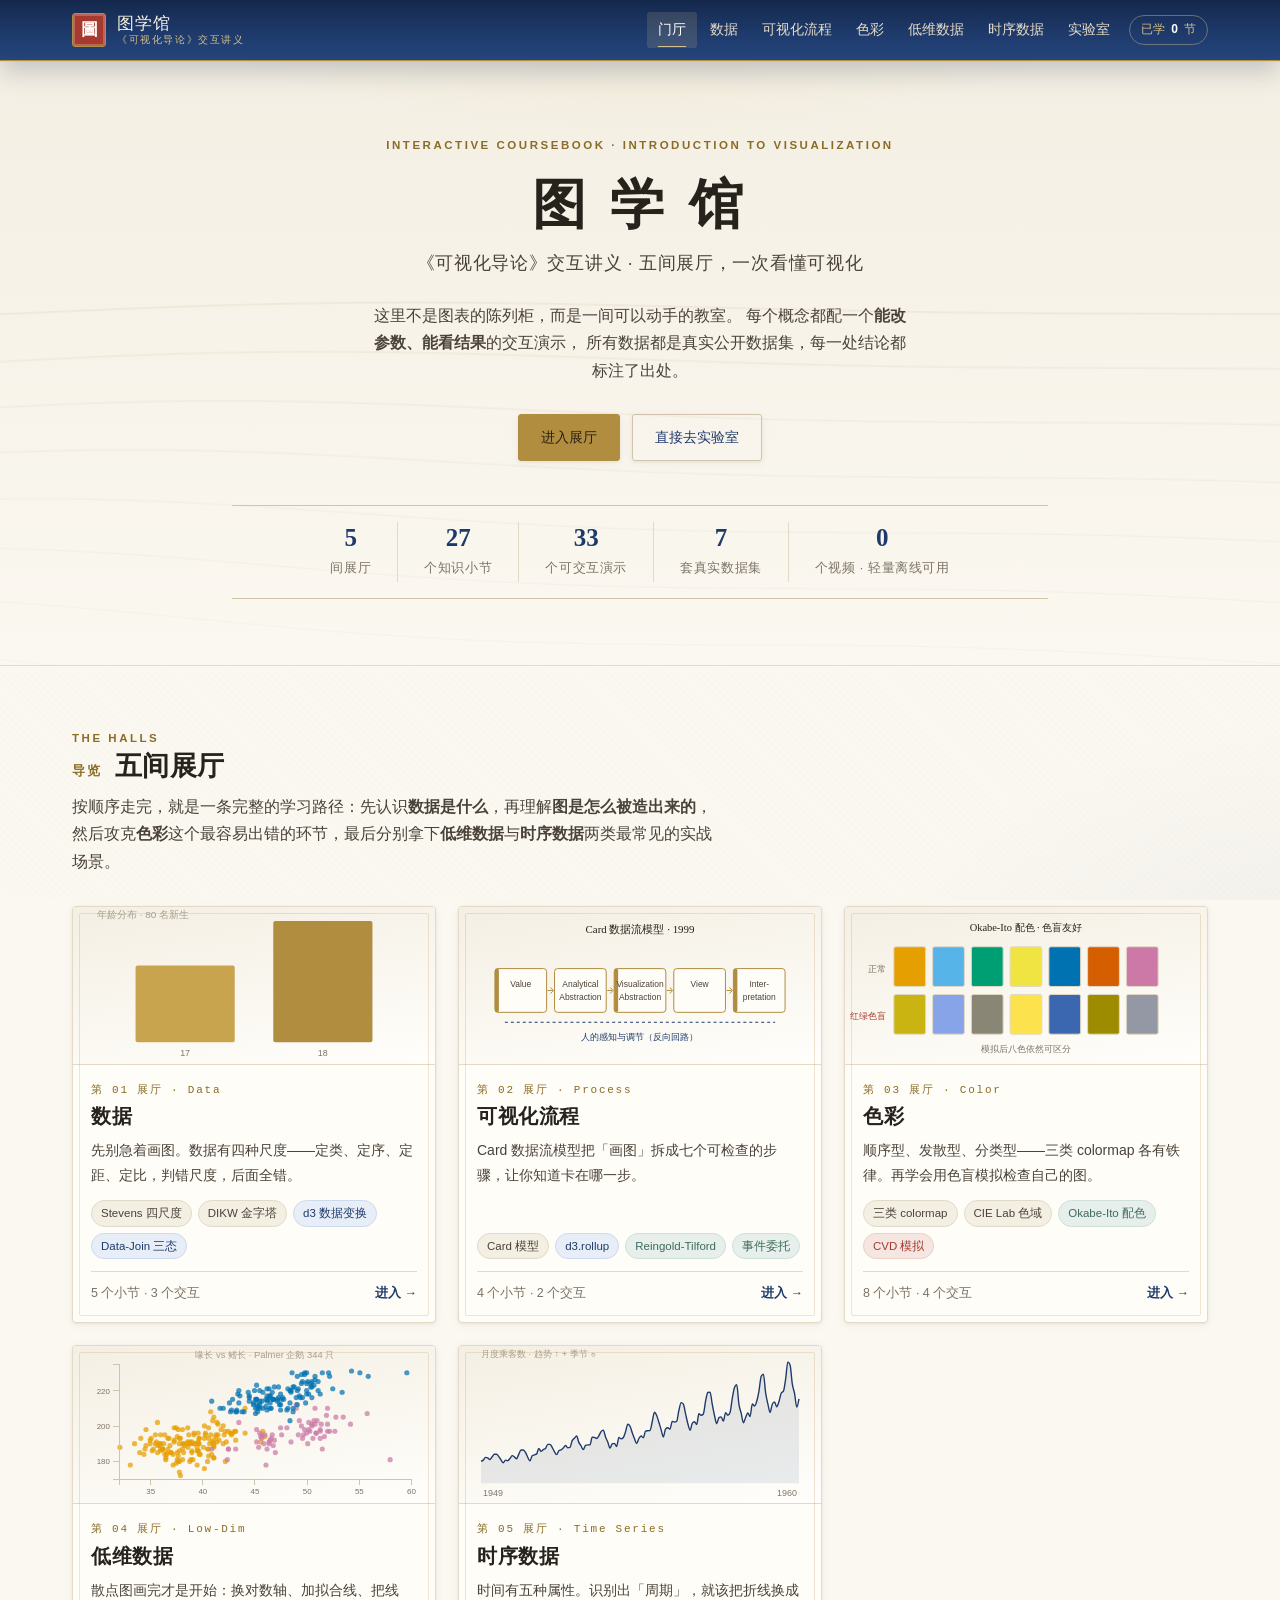
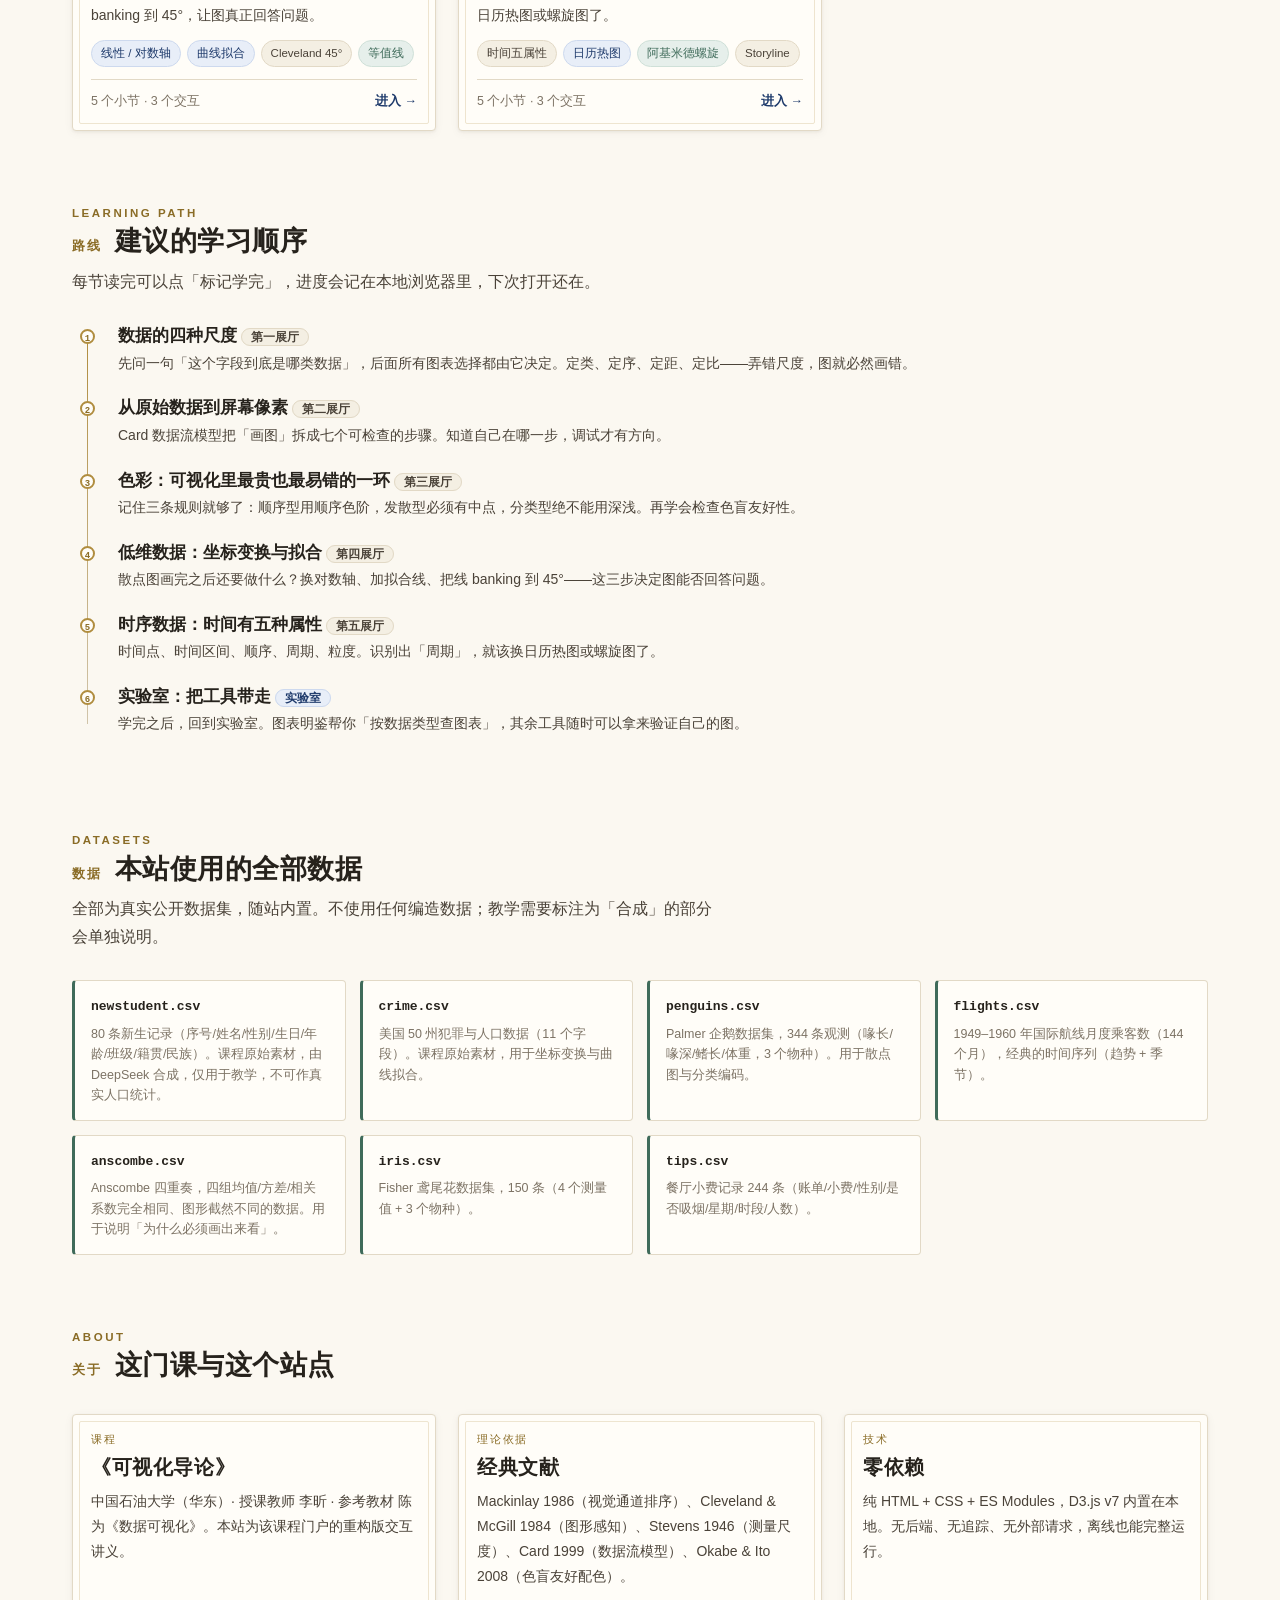
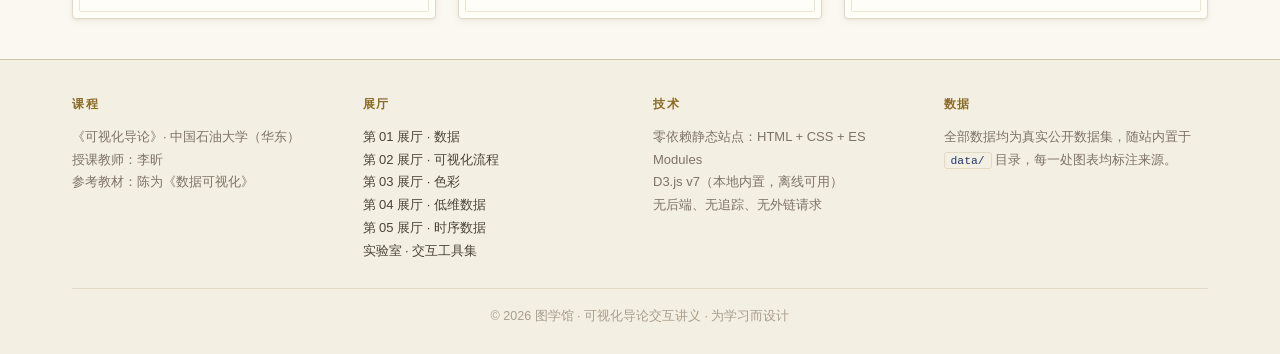
<file: index.html>
<!DOCTYPE html>
<html lang="zh-CN">
<head>
<meta charset="UTF-8">
<meta name="viewport" content="width=device-width, initial-scale=1.0">
<title>图学馆 · 《可视化导论》交互讲义</title>
<meta name="description" content="《可视化导论》交互讲义：五间展厅 + 可视化实验室，用真实数据讲清可视化的原理、色彩与实践。">
<link rel="stylesheet" href="assets/css/gallery.css">
</head>
<body>

<!-- ══════════ 门厅 ══════════ -->
<header class="hero">
  <canvas id="heroCanvas"></canvas>
  <div class="hero-inner">
    <p class="eyebrow">Interactive Coursebook · Introduction to Visualization</p>
    <h1>图 学 馆</h1>
    <p class="sub">《可视化导论》交互讲义 · 五间展厅，一次看懂可视化</p>
    <p class="desc">
      这里不是图表的陈列柜，而是一间可以动手的教室。
      每个概念都配一个<strong>能改参数、能看结果</strong>的交互演示，
      所有数据都是真实公开数据集，每一处结论都标注了出处。
    </p>
    <div class="hero-cta">
      <a class="btn gold" href="#halls">进入展厅</a>
      <a class="btn ghost" href="lab.html">直接去实验室</a>
    </div>
    <div class="hero-stats">
      <div class="hero-stat"><b>5</b><span>间展厅</span></div>
      <div class="hero-stat"><b>27</b><span>个知识小节</span></div>
      <div class="hero-strip" style="display:none"></div>
      <div class="hero-stat"><b>33</b><span>个可交互演示</span></div>
      <div class="hero-stat"><b>7</b><span>套真实数据集</span></div>
      <div class="hero-stat"><b>0</b><span>个视频 · 轻量离线可用</span></div>
    </div>
  </div>
</header>

<!-- ══════════ 展厅导览 ══════════ -->
<section id="halls" class="section">
  <div class="wrap">
    <div class="section-head rv">
      <p class="eyebrow">The Halls</p>
      <h2><span class="num">导览</span>五间展厅</h2>
      <p class="lead">
        按顺序走完，就是一条完整的学习路径：先认识<strong>数据是什么</strong>，再理解<strong>图是怎么被造出来的</strong>，
        然后攻克<strong>色彩</strong>这个最容易出错的环节，最后分别拿下<strong>低维数据</strong>与<strong>时序数据</strong>两类最常见的实战场景。
      </p>
    </div>
    <div class="halls" id="hallGrid"><!-- JS 渲染 --></div>
  </div>
</section>

<!-- ══════════ 学习路径 ══════════ -->
<section class="section">
  <div class="wrap">
    <div class="section-head rv">
      <p class="eyebrow">Learning Path</p>
      <h2><span class="num">路线</span>建议的学习顺序</h2>
      <p class="lead">每节读完可以点「标记学完」，进度会记在本地浏览器里，下次打开还在。</p>
    </div>
    <ol class="path rv">
      <li><span class="dot">1</span>
        <h4>数据的四种尺度 <span class="tag">第一展厅</span></h4>
        <p>先问一句「这个字段到底是哪类数据」，后面所有图表选择都由它决定。定类、定序、定距、定比——弄错尺度，图就必然画错。</p>
      </li>
      <li><span class="dot">2</span>
        <h4>从原始数据到屏幕像素 <span class="tag">第二展厅</span></h4>
        <p>Card 数据流模型把「画图」拆成七个可检查的步骤。知道自己在哪一步，调试才有方向。</p>
      </li>
      <li><span class="dot">3</span>
        <h4>色彩：可视化里最贵也最易错的一环 <span class="tag">第三展厅</span></h4>
        <p>记住三条规则就够了：顺序型用顺序色阶，发散型必须有中点，分类型绝不能用深浅。再学会检查色盲友好性。</p>
      </li>
      <li><span class="dot">4</span>
        <h4>低维数据：坐标变换与拟合 <span class="tag">第四展厅</span></h4>
        <p>散点图画完之后还要做什么？换对数轴、加拟合线、把线 banking 到 45°——这三步决定图能否回答问题。</p>
      </li>
      <li><span class="dot">5</span>
        <h4>时序数据：时间有五种属性 <span class="tag">第五展厅</span></h4>
        <p>时间点、时间区间、顺序、周期、粒度。识别出「周期」，就该换日历热图或螺旋图了。</p>
      </li>
      <li><span class="dot">6</span>
        <h4>实验室：把工具带走 <span class="tag cobalt">实验室</span></h4>
        <p>学完之后，回到实验室。图表明鉴帮你「按数据类型查图表」，其余工具随时可以拿来验证自己的图。</p>
      </li>
    </ol>
  </div>
</section>

<!-- ══════════ 数据来源 ══════════ -->
<section class="section">
  <div class="wrap">
    <div class="section-head rv">
      <p class="eyebrow">Datasets</p>
      <h2><span class="num">数据</span>本站使用的全部数据</h2>
      <p class="lead">全部为真实公开数据集，随站内置。不使用任何编造数据；教学需要标注为「合成」的部分会单独说明。</p>
    </div>
    <div class="dsrc rv">
      <div class="d"><h5>newstudent.csv</h5><p>80 条新生记录（序号/姓名/性别/生日/年龄/班级/籍贯/民族）。课程原始素材，由 DeepSeek 合成，仅用于教学，不可作真实人口统计。</p></div>
      <div class="d"><h5>crime.csv</h5><p>美国 50 州犯罪与人口数据（11 个字段）。课程原始素材，用于坐标变换与曲线拟合。</p></div>
      <div class="d"><h5>penguins.csv</h5><p>Palmer 企鹅数据集，344 条观测（喙长/喙深/鳍长/体重，3 个物种）。用于散点图与分类编码。</p></div>
      <div class="d"><h5>flights.csv</h5><p>1949–1960 年国际航线月度乘客数（144 个月），经典的时间序列（趋势 + 季节）。</p></div>
      <div class="d"><h5>anscombe.csv</h5><p>Anscombe 四重奏，四组均值/方差/相关系数完全相同、图形截然不同的数据。用于说明「为什么必须画出来看」。</p></div>
      <div class="d"><h5>iris.csv</h5><p>Fisher 鸢尾花数据集，150 条（4 个测量值 + 3 个物种）。</p></div>
      <div class="d"><h5>tips.csv</h5><p>餐厅小费记录 244 条（账单/小费/性别/是否吸烟/星期/时段/人数）。</p></div>
    </div>
  </div>
</section>

<!-- ══════════ 关于 ══════════ -->
<section class="section">
  <div class="wrap">
    <div class="section-head rv">
      <p class="eyebrow">About</p>
      <h2><span class="num">关于</span>这门课与这个站点</h2>
    </div>
    <div class="halls rv" style="grid-template-columns:repeat(auto-fill,minmax(270px,1fr))">
      <div class="hall" style="cursor:default">
        <div class="hall-body">
          <div class="hall-no">课程</div>
          <h3>《可视化导论》</h3>
          <p>中国石油大学（华东）· 授课教师 李昕 · 参考教材 陈为《数据可视化》。本站为该课程门户的重构版交互讲义。</p>
        </div>
      </div>
      <div class="hall" style="cursor:default">
        <div class="hall-body">
          <div class="hall-no">理论依据</div>
          <h3>经典文献</h3>
          <p>Mackinlay 1986（视觉通道排序）、Cleveland &amp; McGill 1984（图形感知）、Stevens 1946（测量尺度）、Card 1999（数据流模型）、Okabe &amp; Ito 2008（色盲友好配色）。</p>
        </div>
      </div>
      <div class="hall" style="cursor:default">
        <div class="hall-body">
          <div class="hall-no">技术</div>
          <h3>零依赖</h3>
          <p>纯 HTML + CSS + ES Modules，D3.js v7 内置在本地。无后端、无追踪、无外部请求，离线也能完整运行。</p>
        </div>
      </div>
    </div>
  </div>
</section>

<script src="assets/js/d3.v7.min.js"></script>
<script src="assets/js/common.js"></script>
<script src="assets/js/refs.js"></script>
<script src="assets/js/home.js"></script>
</body>
</html>
</file>
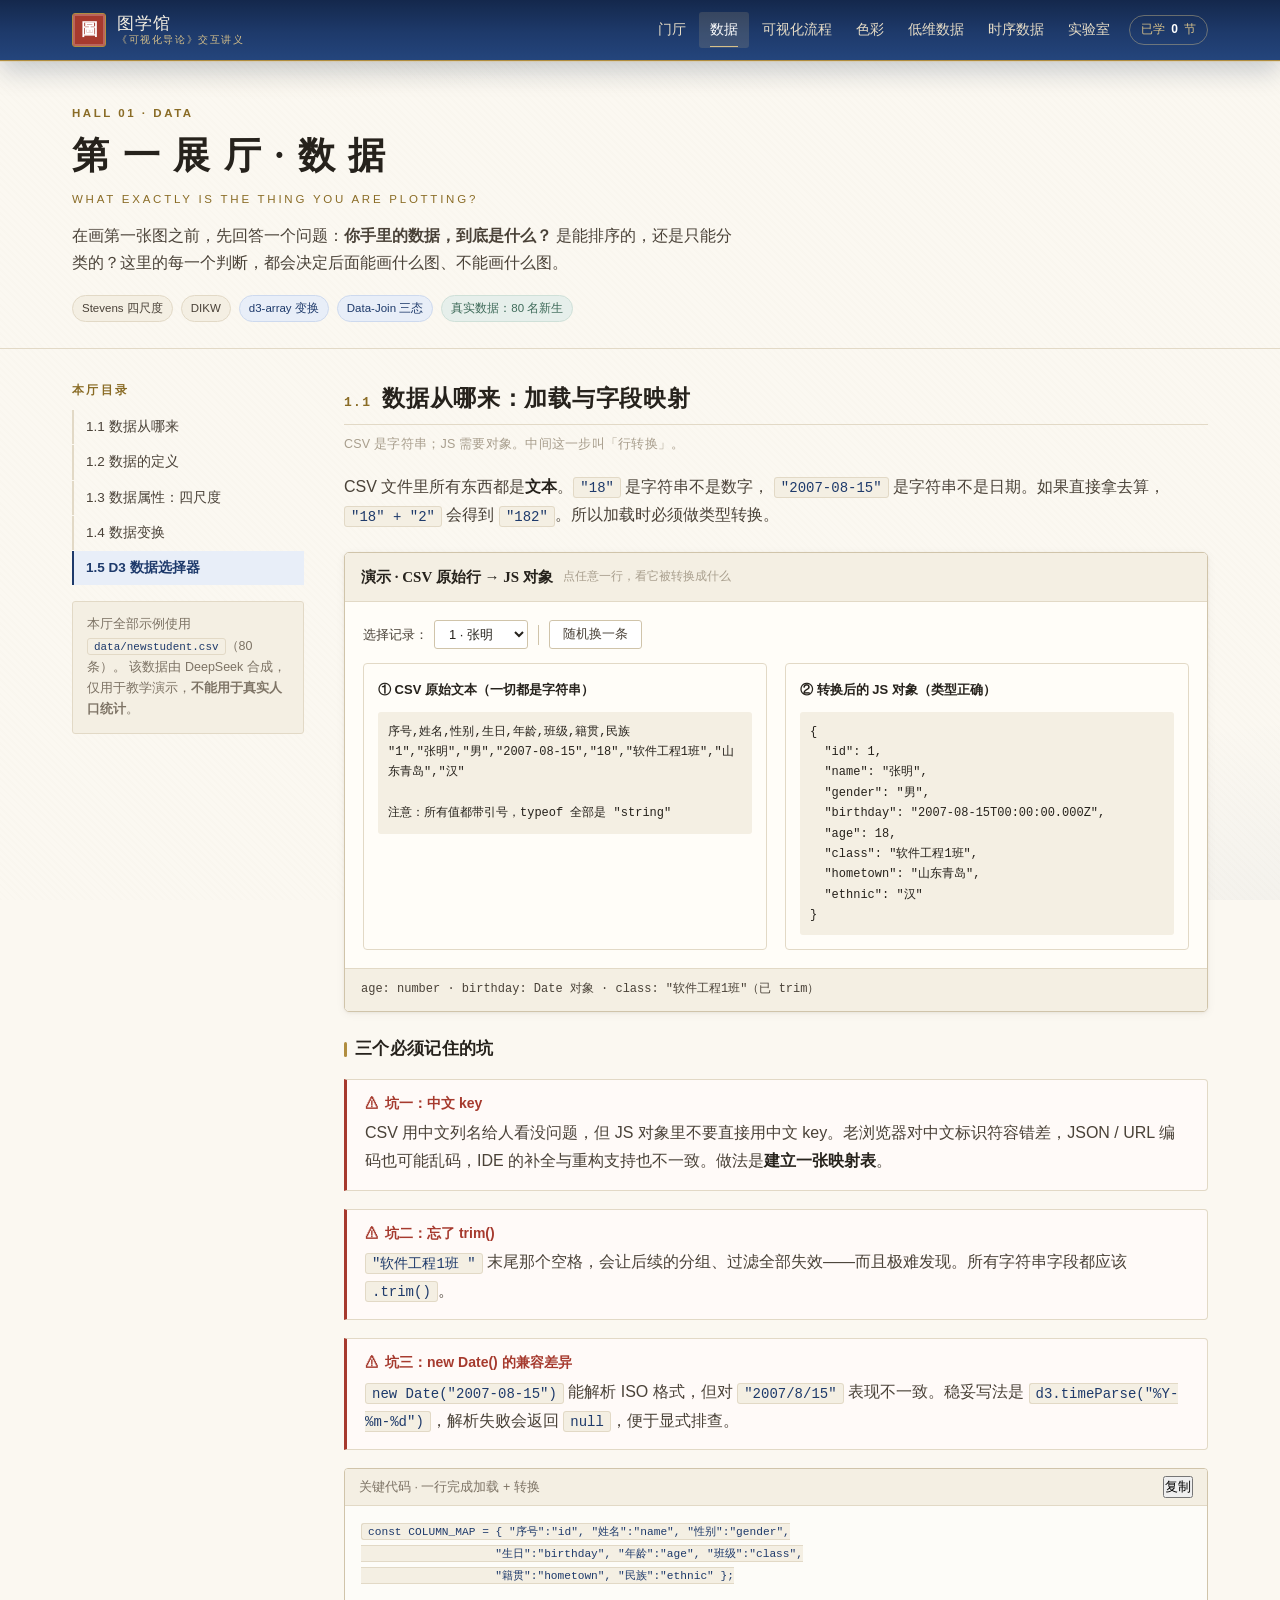
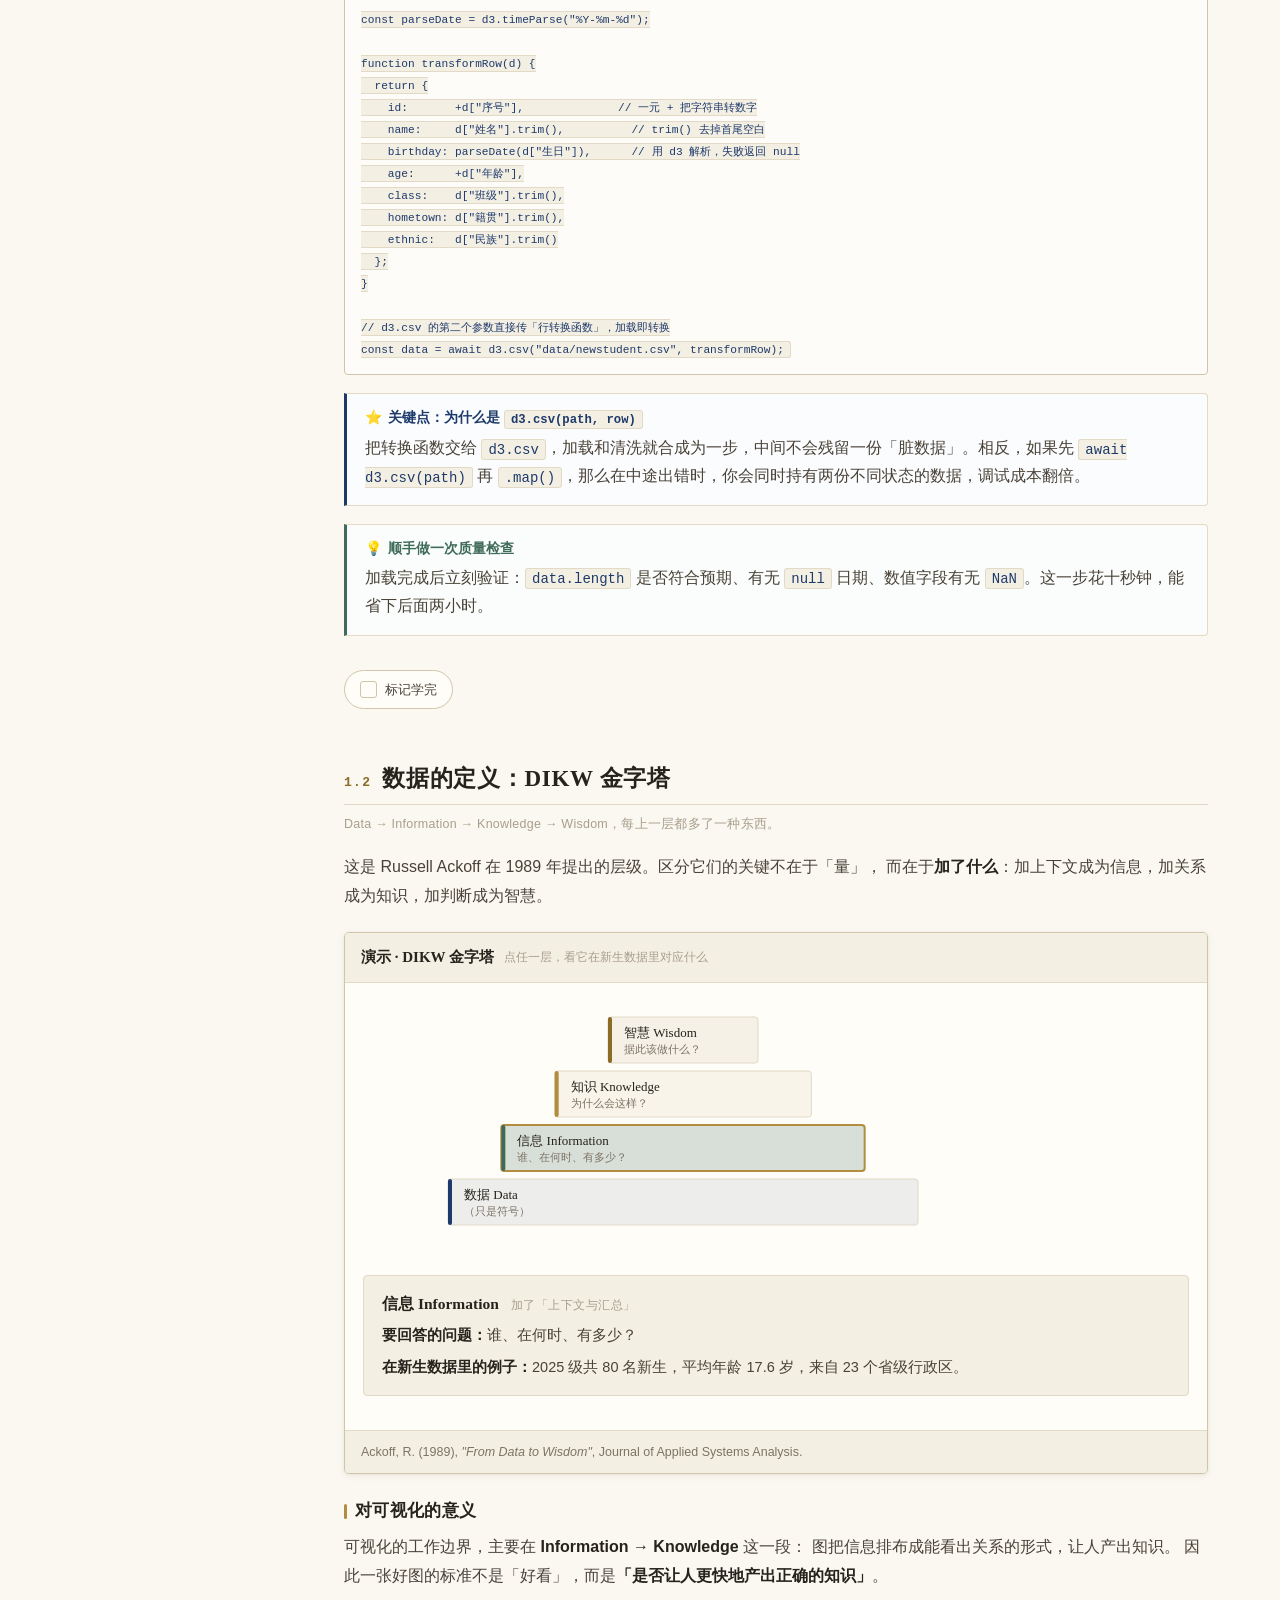
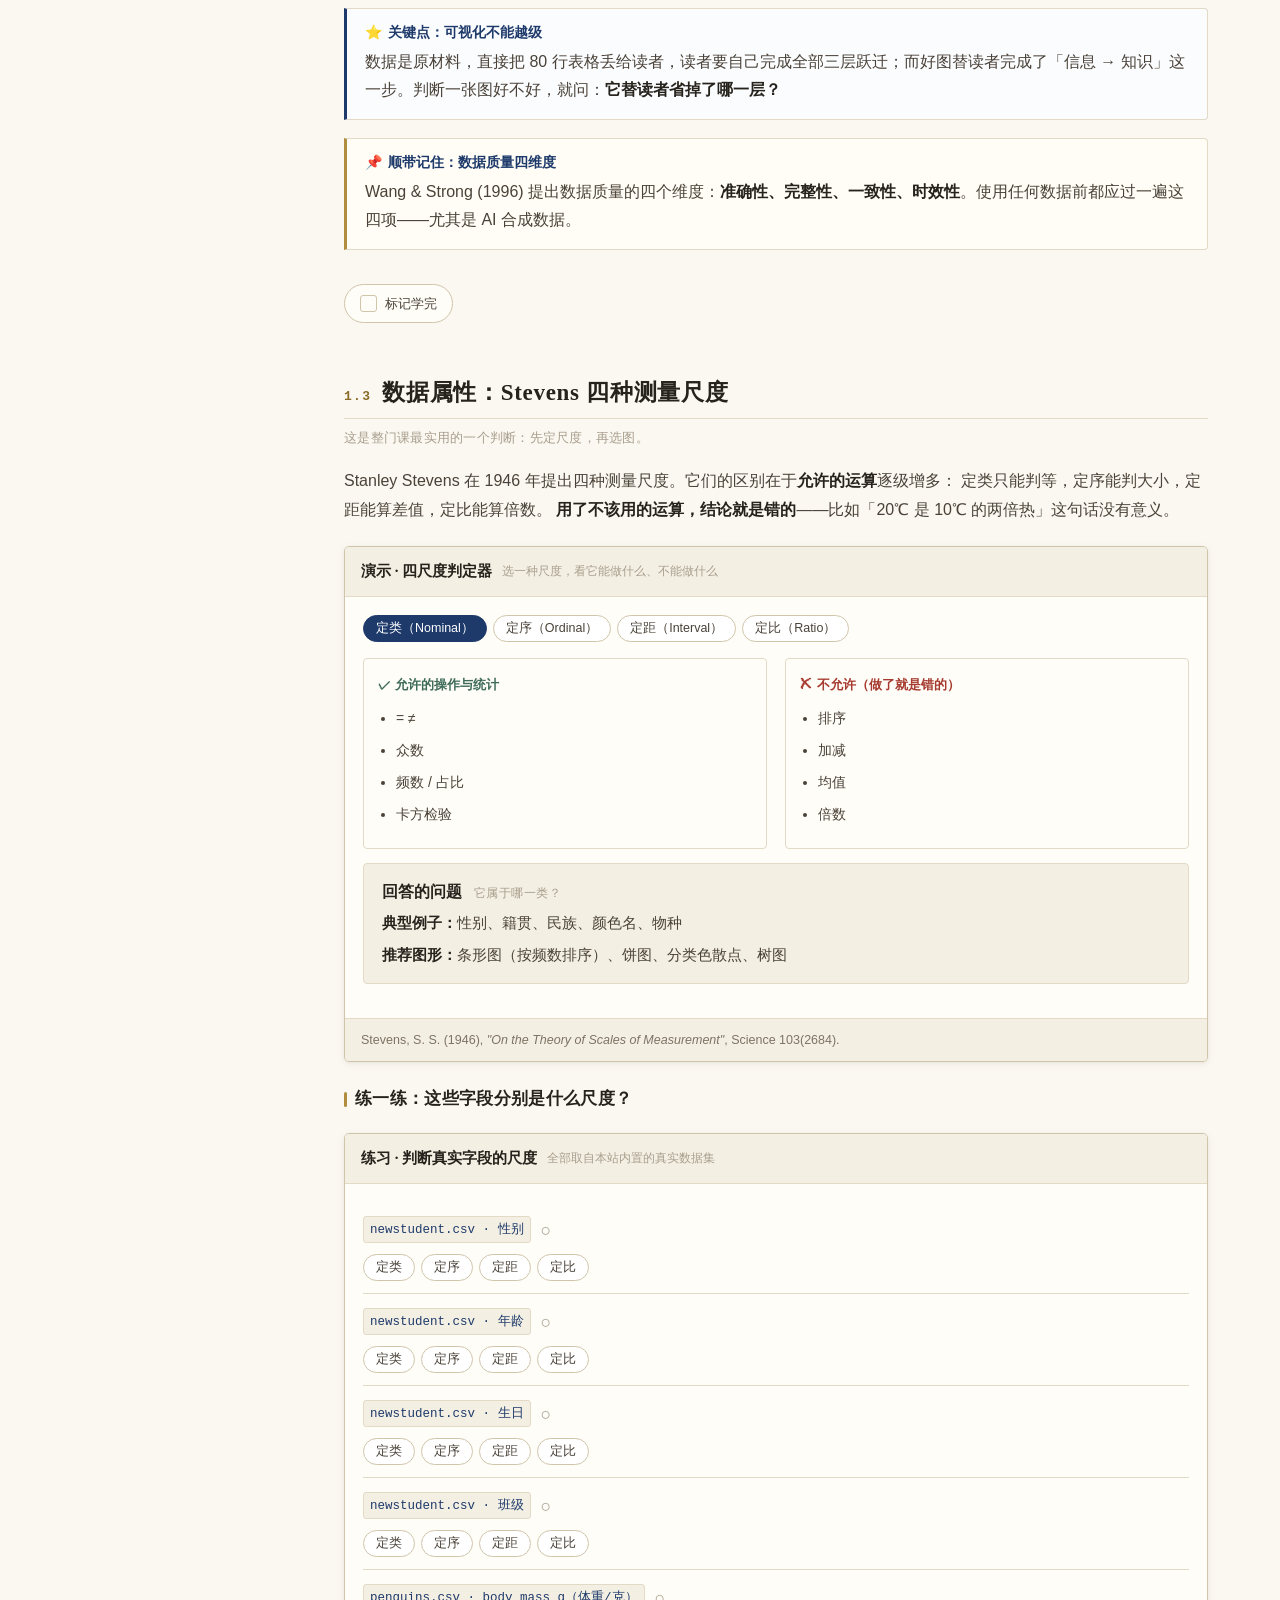
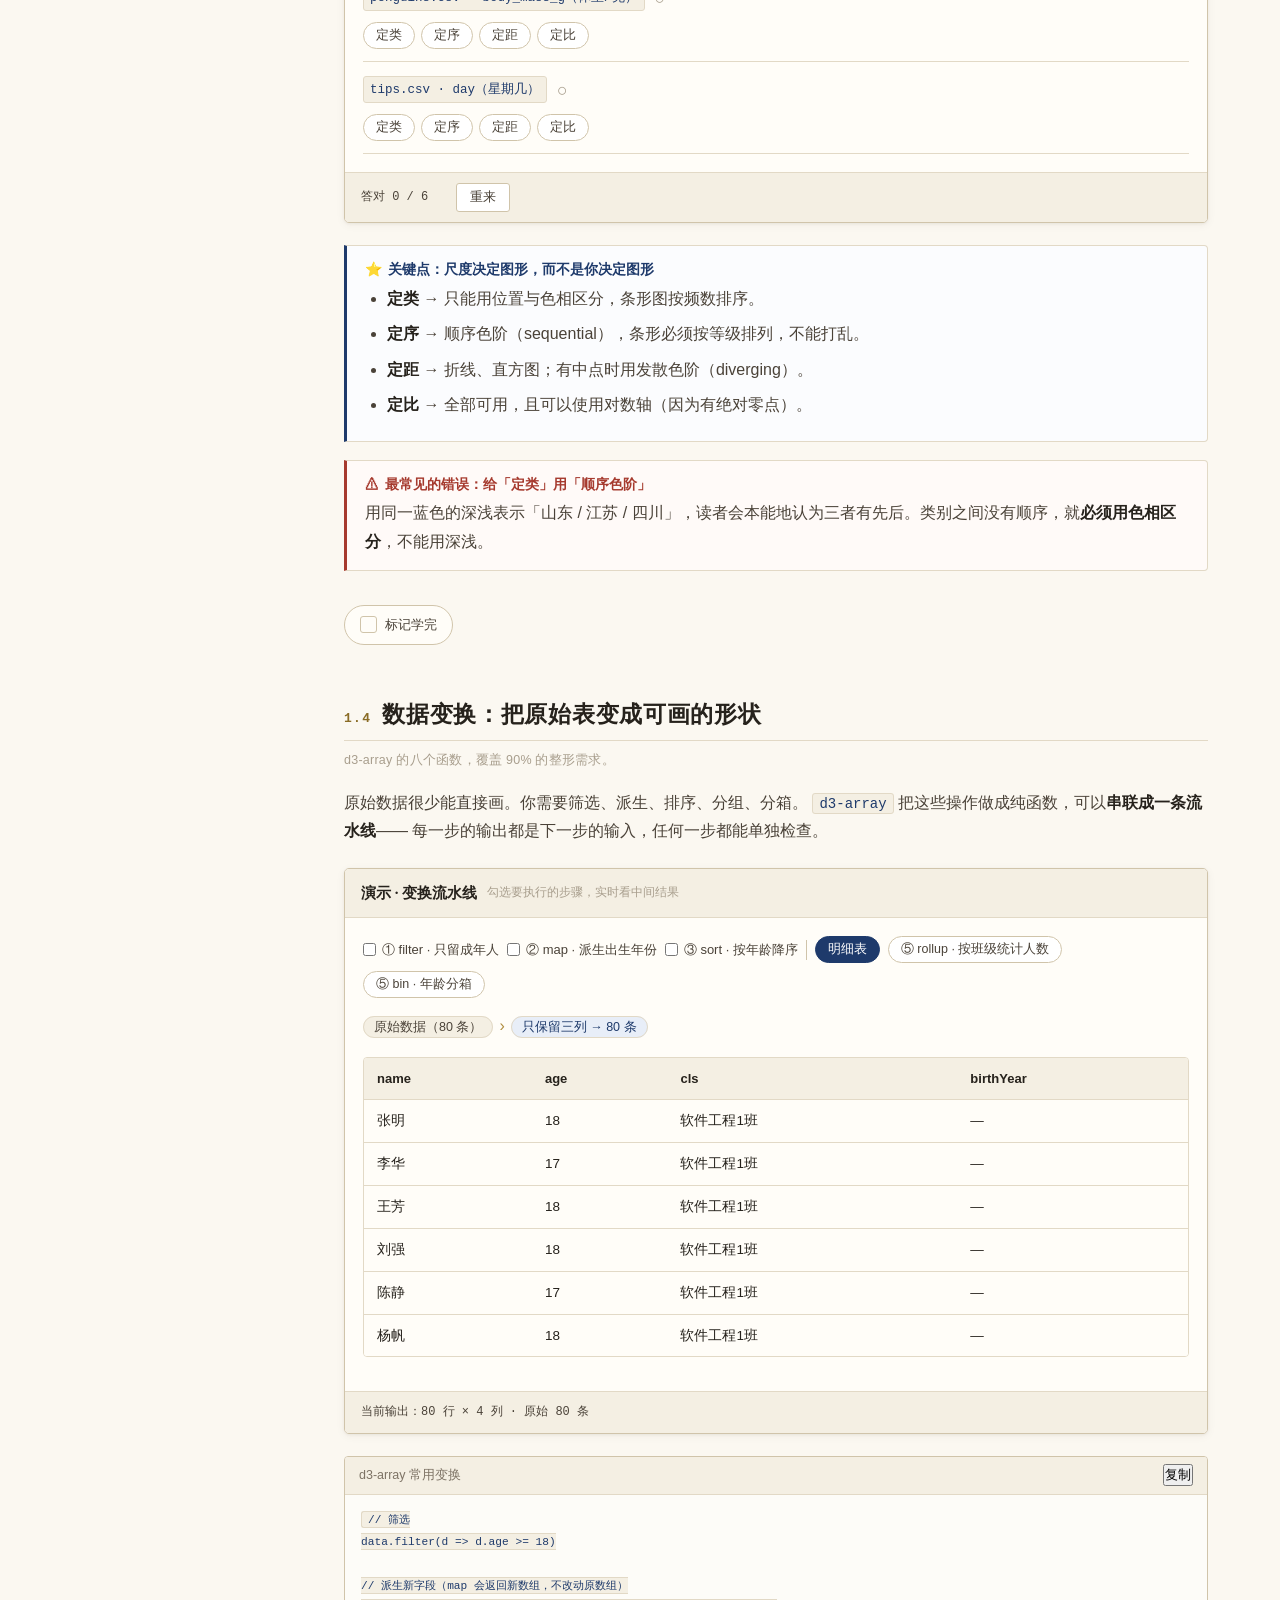
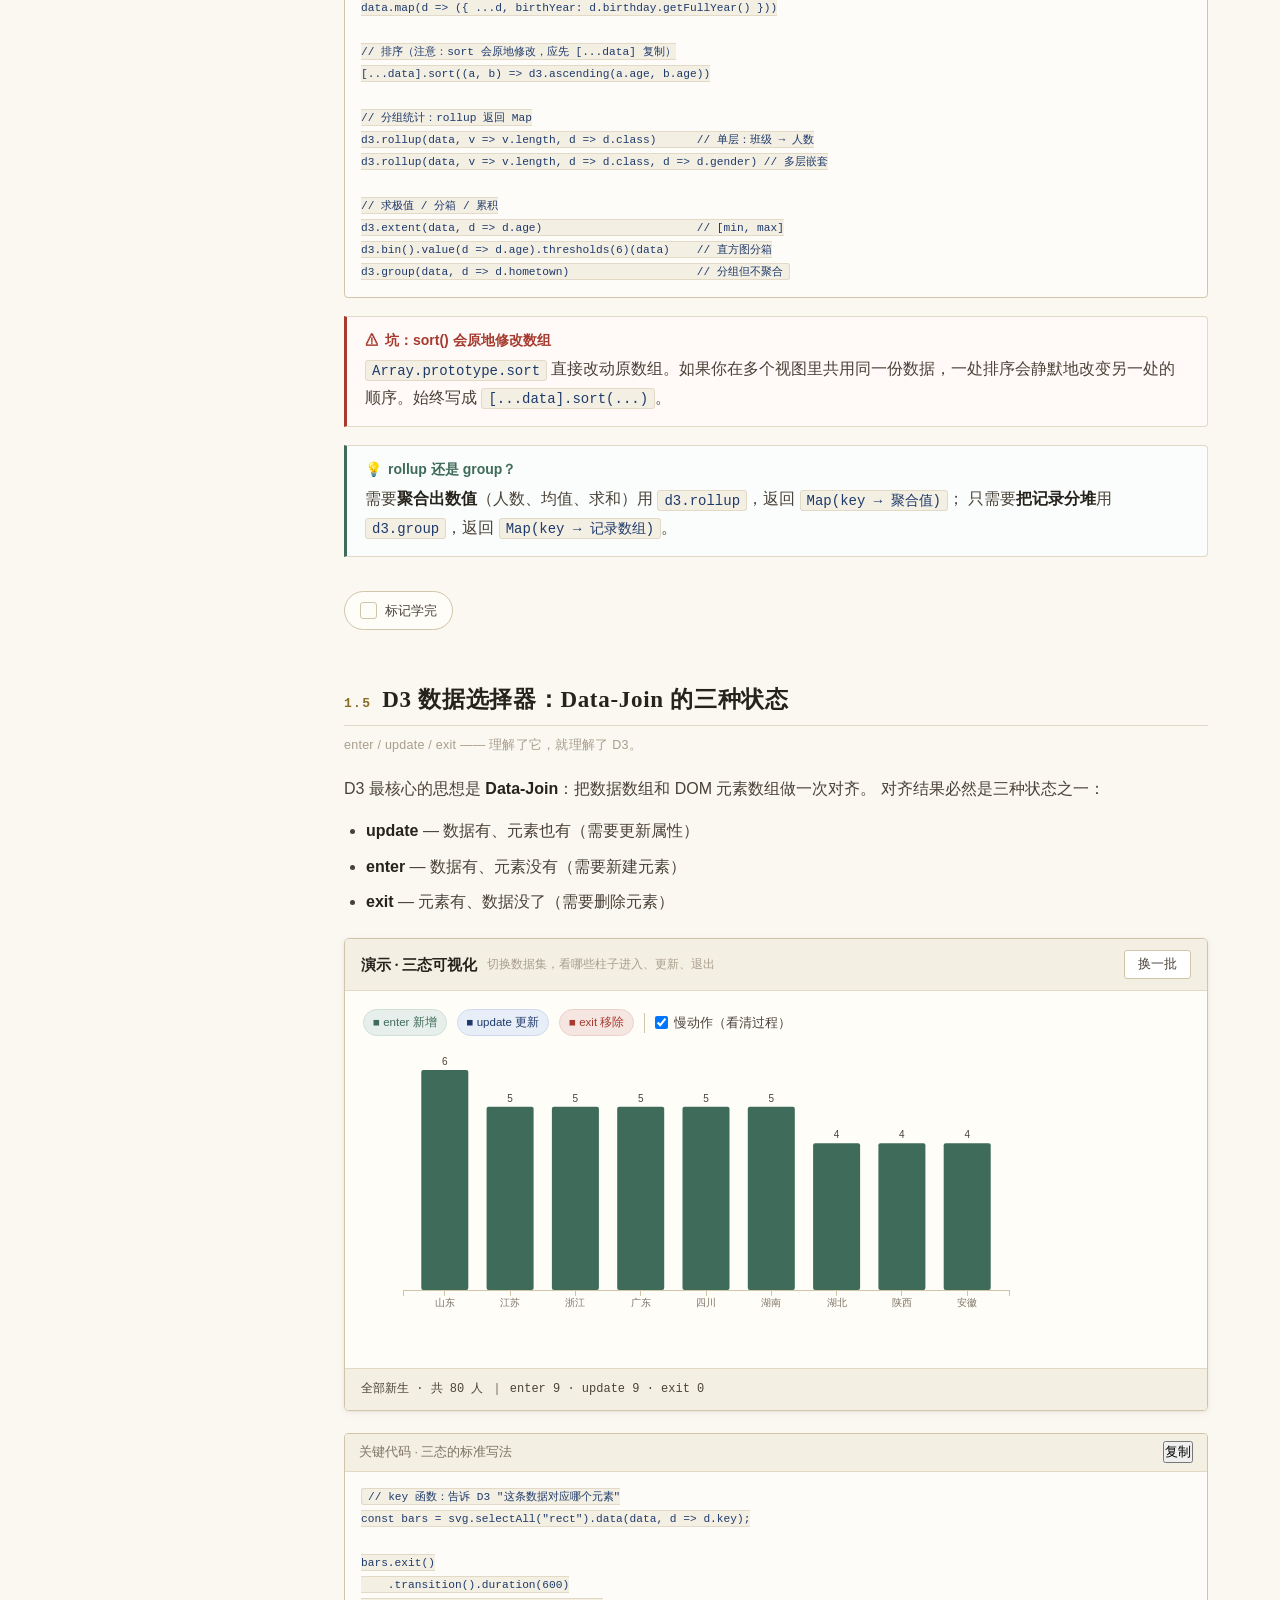
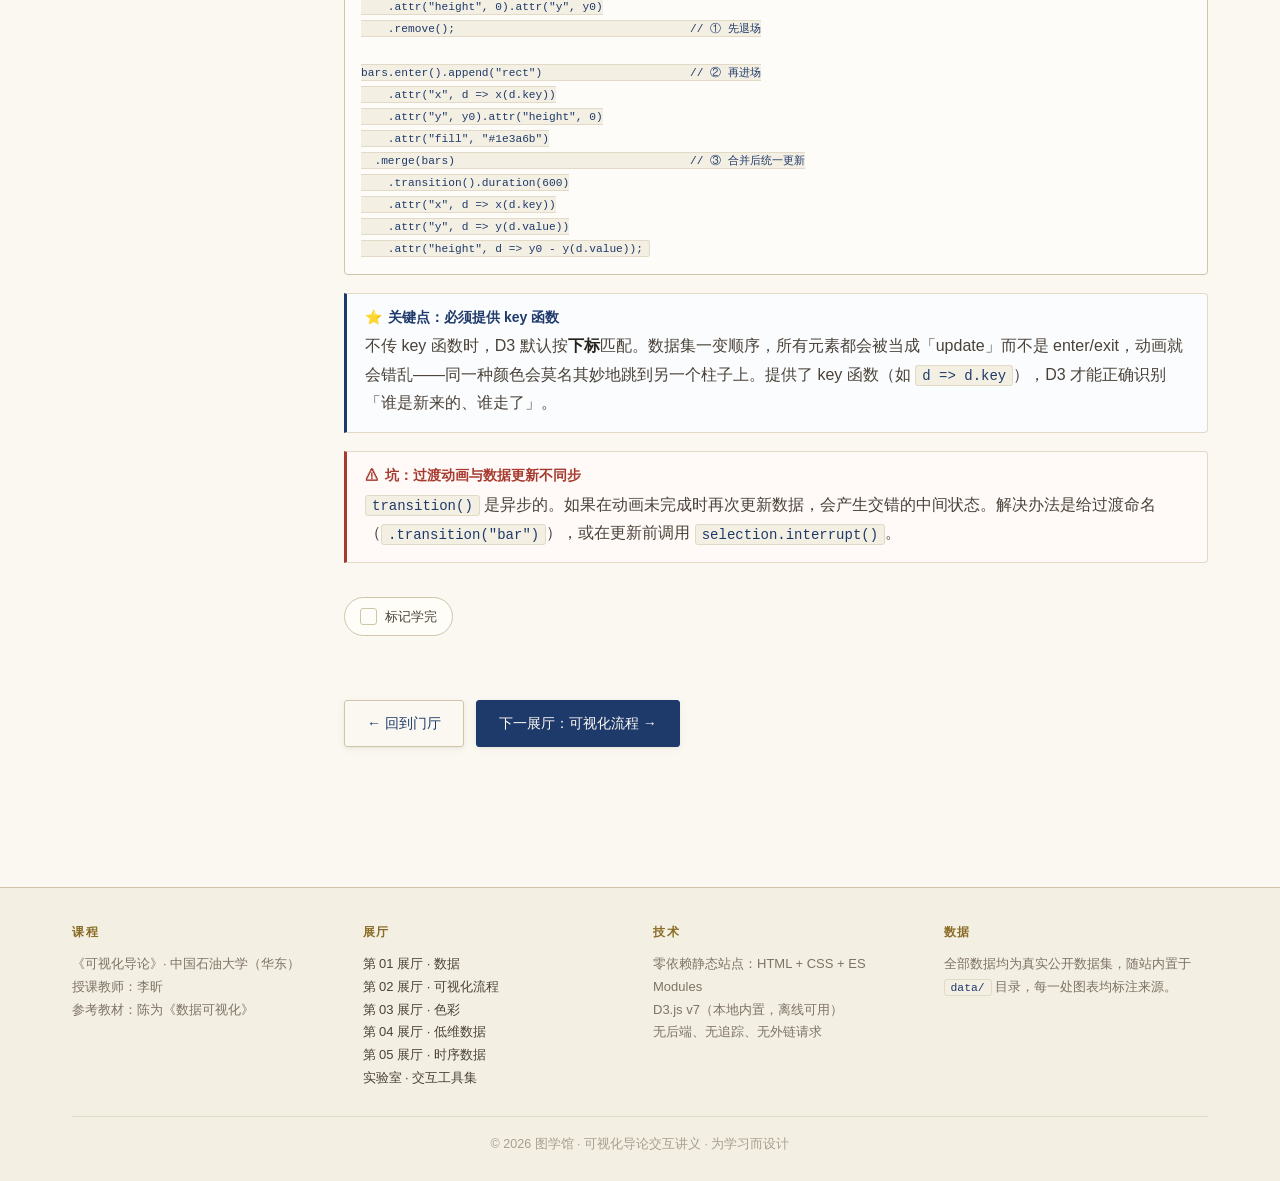
<file: ch01.html>
<!DOCTYPE html>
<html lang="zh-CN">
<head>
<meta charset="UTF-8">
<meta name="viewport" content="width=device-width, initial-scale=1.0">
<title>第一展厅 · 数据 | 图学馆</title>
<link rel="stylesheet" href="assets/css/gallery.css">
</head>
<body>

<header class="hall-head">
  <div class="wrap">
    <p class="eyebrow">Hall 01 · Data</p>
    <h1>第 一 展 厅 · 数 据</h1>
    <p class="en">What exactly is the thing you are plotting?</p>
    <p class="lead">
      在画第一张图之前，先回答一个问题：<strong>你手里的数据，到底是什么？</strong>
      是能排序的，还是只能分类的？这里的每一个判断，都会决定后面能画什么图、不能画什么图。
    </p>
    <div class="kicker">
      <span class="tag">Stevens 四尺度</span>
      <span class="tag">DIKW</span>
      <span class="tag cobalt">d3-array 变换</span>
      <span class="tag cobalt">Data-Join 三态</span>
      <span class="tag jade">真实数据：80 名新生</span>
    </div>
  </div>
</header>

<div class="wrap">
  <div class="layout">

    <aside class="toc">
      <h4>本厅目录</h4>
      <ol>
        <li><a href="#s1">1.1 数据从哪来</a></li>
        <li><a href="#s2">1.2 数据的定义</a></li>
        <li><a href="#s3">1.3 数据属性：四尺度</a></li>
        <li><a href="#s4">1.4 数据变换</a></li>
        <li><a href="#s5">1.5 D3 数据选择器</a></li>
      </ol>
      <div class="toc-note">
        本厅全部示例使用 <code>data/newstudent.csv</code>（80 条）。
        该数据由 DeepSeek 合成，仅用于教学演示，<strong>不能用于真实人口统计</strong>。
      </div>
    </aside>

    <main>

      <!-- ════════ 1.1 ════════ -->
      <section class="sec rv" id="s1">
        <h2><span class="n">1.1</span>数据从哪来：加载与字段映射</h2>
        <p class="sub">CSV 是字符串；JS 需要对象。中间这一步叫「行转换」。</p>

        <p>
          CSV 文件里所有东西都是<strong>文本</strong>。<code>"18"</code> 是字符串不是数字，
          <code>"2007-08-15"</code> 是字符串不是日期。如果直接拿去算，
          <code>"18" + "2"</code> 会得到 <code>"182"</code>。所以加载时必须做类型转换。
        </p>

        <div class="demo">
          <div class="demo-head">
            <span class="dt">演示 · CSV 原始行 → JS 对象</span>
            <span class="dsub">点任意一行，看它被转换成什么</span>
          </div>
          <div class="demo-body">
            <div class="ctl">
              <label>选择记录：<select id="rowSel"></select></label>
              <span class="sep"></span>
              <button class="btn-sm" id="rowRand">随机换一条</button>
            </div>
            <div class="pair">
              <div class="side">
                <h5>① CSV 原始文本（一切都是字符串）</h5>
                <pre id="rawOut" style="font-family:var(--mono);font-size:12px;background:var(--paper-2);padding:10px;border-radius:3px;white-space:pre-wrap;line-height:1.7;margin:0"></pre>
              </div>
              <div class="side">
                <h5>② 转换后的 JS 对象（类型正确）</h5>
                <pre id="objOut" style="font-family:var(--mono);font-size:12px;background:var(--paper-2);padding:10px;border-radius:3px;white-space:pre-wrap;line-height:1.7;margin:0"></pre>
              </div>
            </div>
          </div>
          <div class="demo-foot">
            <span class="rd" id="typeNote"></span>
          </div>
        </div>

        <h3>三个必须记住的坑</h3>
        <div class="note warn">
          <h4><span class="ic">⚠</span>坑一：中文 key</h4>
          <p>CSV 用中文列名给人看没问题，但 JS 对象里不要直接用中文 key。老浏览器对中文标识符容错差，JSON / URL 编码也可能乱码，IDE 的补全与重构支持也不一致。做法是<strong>建立一张映射表</strong>。</p>
        </div>
        <div class="note warn">
          <h4><span class="ic">⚠</span>坑二：忘了 trim()</h4>
          <p><code>"软件工程1班 "</code> 末尾那个空格，会让后续的分组、过滤全部失效——而且极难发现。所有字符串字段都应该 <code>.trim()</code>。</p>
        </div>
        <div class="note warn">
          <h4><span class="ic">⚠</span>坑三：new Date() 的兼容差异</h4>
          <p><code>new Date("2007-08-15")</code> 能解析 ISO 格式，但对 <code>"2007/8/15"</code> 表现不一致。稳妥写法是 <code>d3.timeParse("%Y-%m-%d")</code>，解析失败会返回 <code>null</code>，便于显式排查。</p>
        </div>

        <div class="codebox">
          <div class="cb-head"><span>关键代码 · 一行完成加载 + 转换</span></div>
          <pre><code>const COLUMN_MAP = { "序号":"id", "姓名":"name", "性别":"gender",
                    "生日":"birthday", "年龄":"age", "班级":"class",
                    "籍贯":"hometown", "民族":"ethnic" };

const parseDate = d3.timeParse("%Y-%m-%d");

function transformRow(d) {
  return {
    id:       +d["序号"],              // 一元 + 把字符串转数字
    name:     d["姓名"].trim(),          // trim() 去掉首尾空白
    birthday: parseDate(d["生日"]),      // 用 d3 解析，失败返回 null
    age:      +d["年龄"],
    class:    d["班级"].trim(),
    hometown: d["籍贯"].trim(),
    ethnic:   d["民族"].trim()
  };
}

// d3.csv 的第二个参数直接传「行转换函数」，加载即转换
const data = await d3.csv("data/newstudent.csv", transformRow);</code></pre>
        </div>

        <div class="note key">
          <h4><span class="ic">⭐</span>关键点：为什么是 <code>d3.csv(path, row)</code></h4>
          <p>把转换函数交给 <code>d3.csv</code>，加载和清洗就合成为一步，中间不会残留一份「脏数据」。相反，如果先 <code>await d3.csv(path)</code> 再 <code>.map()</code>，那么在中途出错时，你会同时持有两份不同状态的数据，调试成本翻倍。</p>
        </div>

        <div class="note tip">
          <h4><span class="ic">💡</span>顺手做一次质量检查</h4>
          <p>加载完成后立刻验证：<code>data.length</code> 是否符合预期、有无 <code>null</code> 日期、数值字段有无 <code>NaN</code>。这一步花十秒钟，能省下后面两小时。</p>
        </div>

        <div class="donebox" data-sec="ch01-s1"></div>
      </section>

      <!-- ════════ 1.2 ════════ -->
      <section class="sec rv" id="s2">
        <h2><span class="n">1.2</span>数据的定义：DIKW 金字塔</h2>
        <p class="sub">Data → Information → Knowledge → Wisdom，每上一层都多了一种东西。</p>

        <p>
          这是 Russell Ackoff 在 1989 年提出的层级。区分它们的关键不在于「量」，
          而在于<strong>加了什么</strong>：加上下文成为信息，加关系成为知识，加判断成为智慧。
        </p>

        <div class="demo">
          <div class="demo-head">
            <span class="dt">演示 · DIKW 金字塔</span>
            <span class="dsub">点任一层，看它在新生数据里对应什么</span>
          </div>
          <div class="demo-body">
            <div id="dikwSvg"></div>
            <div class="term" id="dikwInfo" style="margin-top:14px"></div>
          </div>
          <div class="demo-foot">
            <span>Ackoff, R. (1989), <i>"From Data to Wisdom"</i>, Journal of Applied Systems Analysis.</span>
          </div>
        </div>

        <h3>对可视化的意义</h3>
        <p>
          可视化的工作边界，主要在 <strong>Information → Knowledge</strong> 这一段：
          图把信息排布成能看出关系的形式，让人产出知识。
          因此一张好图的标准不是「好看」，而是<strong>「是否让人更快地产出正确的知识」</strong>。
        </p>

        <div class="note key">
          <h4><span class="ic">⭐</span>关键点：可视化不能越级</h4>
          <p>数据是原材料，直接把 80 行表格丢给读者，读者要自己完成全部三层跃迁；而好图替读者完成了「信息 → 知识」这一步。判断一张图好不好，就问：<strong>它替读者省掉了哪一层？</strong></p>
        </div>

        <div class="note">
          <h4><span class="ic">📌</span>顺带记住：数据质量四维度</h4>
          <p>Wang &amp; Strong (1996) 提出数据质量的四个维度：<strong>准确性、完整性、一致性、时效性</strong>。使用任何数据前都应过一遍这四项——尤其是 AI 合成数据。</p>
        </div>

        <div class="donebox" data-sec="ch01-s2"></div>
      </section>

      <!-- ════════ 1.3 ════════ -->
      <section class="sec rv" id="s3">
        <h2><span class="n">1.3</span>数据属性：Stevens 四种测量尺度</h2>
        <p class="sub">这是整门课最实用的一个判断：先定尺度，再选图。</p>

        <p>
          Stanley Stevens 在 1946 年提出四种测量尺度。它们的区别在于<strong>允许的运算</strong>逐级增多：
          定类只能判等，定序能判大小，定距能算差值，定比能算倍数。
          <strong>用了不该用的运算，结论就是错的</strong>——比如「20℃ 是 10℃ 的两倍热」这句话没有意义。
        </p>

        <div class="demo">
          <div class="demo-head">
            <span class="dt">演示 · 四尺度判定器</span>
            <span class="dsub">选一种尺度，看它能做什么、不能做什么</span>
          </div>
          <div class="demo-body">
            <div class="chips" id="scaleChips" style="margin-bottom:16px"></div>
            <div id="scaleOut"></div>
          </div>
          <div class="demo-foot">
            <span>Stevens, S. S. (1946), <i>"On the Theory of Scales of Measurement"</i>, Science 103(2684).</span>
          </div>
        </div>

        <h3>练一练：这些字段分别是什么尺度？</h3>
        <div class="demo">
          <div class="demo-head">
            <span class="dt">练习 · 判断真实字段的尺度</span>
            <span class="dsub">全部取自本站内置的真实数据集</span>
          </div>
          <div class="demo-body" id="quizBox"></div>
          <div class="demo-foot">
            <span class="rd" id="quizScore">答对 0 / 6</span>
            <span class="spacer"></span>
            <button class="btn-sm" id="quizReset">重来</button>
          </div>
        </div>

        <div class="note key">
          <h4><span class="ic">⭐</span>关键点：尺度决定图形，而不是你决定图形</h4>
          <ul>
            <li><strong>定类</strong> → 只能用位置与色相区分，条形图按频数排序。</li>
            <li><strong>定序</strong> → 顺序色阶（sequential），条形必须按等级排列，不能打乱。</li>
            <li><strong>定距</strong> → 折线、直方图；有中点时用发散色阶（diverging）。</li>
            <li><strong>定比</strong> → 全部可用，且可以使用对数轴（因为有绝对零点）。</li>
          </ul>
        </div>

        <div class="note warn">
          <h4><span class="ic">⚠</span>最常见的错误：给「定类」用「顺序色阶」</h4>
          <p>用同一蓝色的深浅表示「山东 / 江苏 / 四川」，读者会本能地认为三者有先后。类别之间没有顺序，就<strong>必须用色相区分</strong>，不能用深浅。</p>
        </div>

        <div class="donebox" data-sec="ch01-s3"></div>
      </section>

      <!-- ════════ 1.4 ════════ -->
      <section class="sec rv" id="s4">
        <h2><span class="n">1.4</span>数据变换：把原始表变成可画的形状</h2>
        <p class="sub">d3-array 的八个函数，覆盖 90% 的整形需求。</p>

        <p>
          原始数据很少能直接画。你需要筛选、派生、排序、分组、分箱。
          <code>d3-array</code> 把这些操作做成纯函数，可以<strong>串联成一条流水线</strong>——
          每一步的输出都是下一步的输入，任何一步都能单独检查。
        </p>

        <div class="demo">
          <div class="demo-head">
            <span class="dt">演示 · 变换流水线</span>
            <span class="dsub">勾选要执行的步骤，实时看中间结果</span>
          </div>
          <div class="demo-body">
            <div class="ctl" id="pipeCtl" style="gap:8px"></div>
            <div id="pipeFlow" style="margin:6px 0 14px"></div>
            <div class="tbl-wrap" style="max-height:300px;overflow-y:auto"><table id="pipeTable"></table></div>
          </div>
          <div class="demo-foot">
            <span class="rd" id="pipeStat"></span>
          </div>
        </div>

        <div class="codebox">
          <div class="cb-head"><span>d3-array 常用变换</span></div>
          <pre><code>// 筛选
data.filter(d => d.age >= 18)

// 派生新字段（map 会返回新数组，不改动原数组）
data.map(d => ({ ...d, birthYear: d.birthday.getFullYear() }))

// 排序（注意：sort 会原地修改，应先 [...data] 复制）
[...data].sort((a, b) => d3.ascending(a.age, b.age))

// 分组统计：rollup 返回 Map
d3.rollup(data, v => v.length, d => d.class)      // 单层：班级 → 人数
d3.rollup(data, v => v.length, d => d.class, d => d.gender) // 多层嵌套

// 求极值 / 分箱 / 累积
d3.extent(data, d => d.age)                       // [min, max]
d3.bin().value(d => d.age).thresholds(6)(data)    // 直方图分箱
d3.group(data, d => d.hometown)                   // 分组但不聚合</code></pre>
        </div>

        <div class="note warn">
          <h4><span class="ic">⚠</span>坑：sort() 会原地修改数组</h4>
          <p><code>Array.prototype.sort</code> 直接改动原数组。如果你在多个视图里共用同一份数据，一处排序会静默地改变另一处的顺序。始终写成 <code>[...data].sort(...)</code>。</p>
        </div>

        <div class="note tip">
          <h4><span class="ic">💡</span>rollup 还是 group？</h4>
          <p>需要<strong>聚合出数值</strong>（人数、均值、求和）用 <code>d3.rollup</code>，返回 <code>Map(key → 聚合值)</code>；
          只需要<strong>把记录分堆</strong>用 <code>d3.group</code>，返回 <code>Map(key → 记录数组)</code>。</p>
        </div>

        <div class="donebox" data-sec="ch01-s4"></div>
      </section>

      <!-- ════════ 1.5 ════════ -->
      <section class="sec rv" id="s5">
        <h2><span class="n">1.5</span>D3 数据选择器：Data-Join 的三种状态</h2>
        <p class="sub">enter / update / exit —— 理解了它，就理解了 D3。</p>

        <p>
          D3 最核心的思想是 <strong>Data-Join</strong>：把数据数组和 DOM 元素数组做一次对齐。
          对齐结果必然是三种状态之一：
        </p>
        <ul>
          <li><strong>update</strong> — 数据有、元素也有（需要更新属性）</li>
          <li><strong>enter</strong> — 数据有、元素没有（需要新建元素）</li>
          <li><strong>exit</strong> — 元素有、数据没了（需要删除元素）</li>
        </ul>

        <div class="demo">
          <div class="demo-head">
            <span class="dt">演示 · 三态可视化</span>
            <span class="dsub">切换数据集，看哪些柱子进入、更新、退出</span>
            <span class="spacer"></span>
            <button class="btn-sm" id="joinShuffle">换一批</button>
          </div>
          <div class="demo-body">
            <div class="ctl">
              <span class="tag jade" style="background:#e6efeb">■ enter 新增</span>
              <span class="tag cobalt" style="background:#e8eef8">■ update 更新</span>
              <span class="tag seal" style="background:#f5e6e2">■ exit 移除</span>
              <span class="sep"></span>
              <label><input type="checkbox" id="joinSlow" checked> 慢动作（看清过程）</label>
            </div>
            <div id="joinSvg"></div>
          </div>
          <div class="demo-foot">
            <span class="rd" id="joinStat"></span>
          </div>
        </div>

        <div class="codebox">
          <div class="cb-head"><span>关键代码 · 三态的标准写法</span></div>
          <pre><code>// key 函数：告诉 D3 "这条数据对应哪个元素"
const bars = svg.selectAll("rect").data(data, d => d.key);

bars.exit()
    .transition().duration(600)
    .attr("height", 0).attr("y", y0)
    .remove();                                   // ① 先退场

bars.enter().append("rect")                      // ② 再进场
    .attr("x", d => x(d.key))
    .attr("y", y0).attr("height", 0)
    .attr("fill", "#1e3a6b")
  .merge(bars)                                   // ③ 合并后统一更新
    .transition().duration(600)
    .attr("x", d => x(d.key))
    .attr("y", d => y(d.value))
    .attr("height", d => y0 - y(d.value));</code></pre>
        </div>

        <div class="note key">
          <h4><span class="ic">⭐</span>关键点：必须提供 key 函数</h4>
          <p>不传 key 函数时，D3 默认按<strong>下标</strong>匹配。数据集一变顺序，所有元素都会被当成「update」而不是 enter/exit，动画就会错乱——同一种颜色会莫名其妙地跳到另一个柱子上。提供了 key 函数（如 <code>d =&gt; d.key</code>），D3 才能正确识别「谁是新来的、谁走了」。</p>
        </div>

        <div class="note warn">
          <h4><span class="ic">⚠</span>坑：过渡动画与数据更新不同步</h4>
          <p><code>transition()</code> 是异步的。如果在动画未完成时再次更新数据，会产生交错的中间状态。解决办法是给过渡命名（<code>.transition("bar")</code>），或在更新前调用 <code>selection.interrupt()</code>。</p>
        </div>

        <div class="donebox" data-sec="ch01-s5"></div>
      </section>

      <div style="padding:10px 0 40px;display:flex;gap:12px;flex-wrap:wrap">
        <a class="btn ghost" href="index.html">← 回到门厅</a>
        <a class="btn" href="ch02.html">下一展厅：可视化流程 →</a>
      </div>

    </main>
  </div>
</div>

<script src="assets/js/d3.v7.min.js"></script>
<script src="assets/js/common.js"></script>
<script src="assets/js/refs.js"></script>
<script src="assets/js/ch01.js"></script>
</body>
</html>
</file>
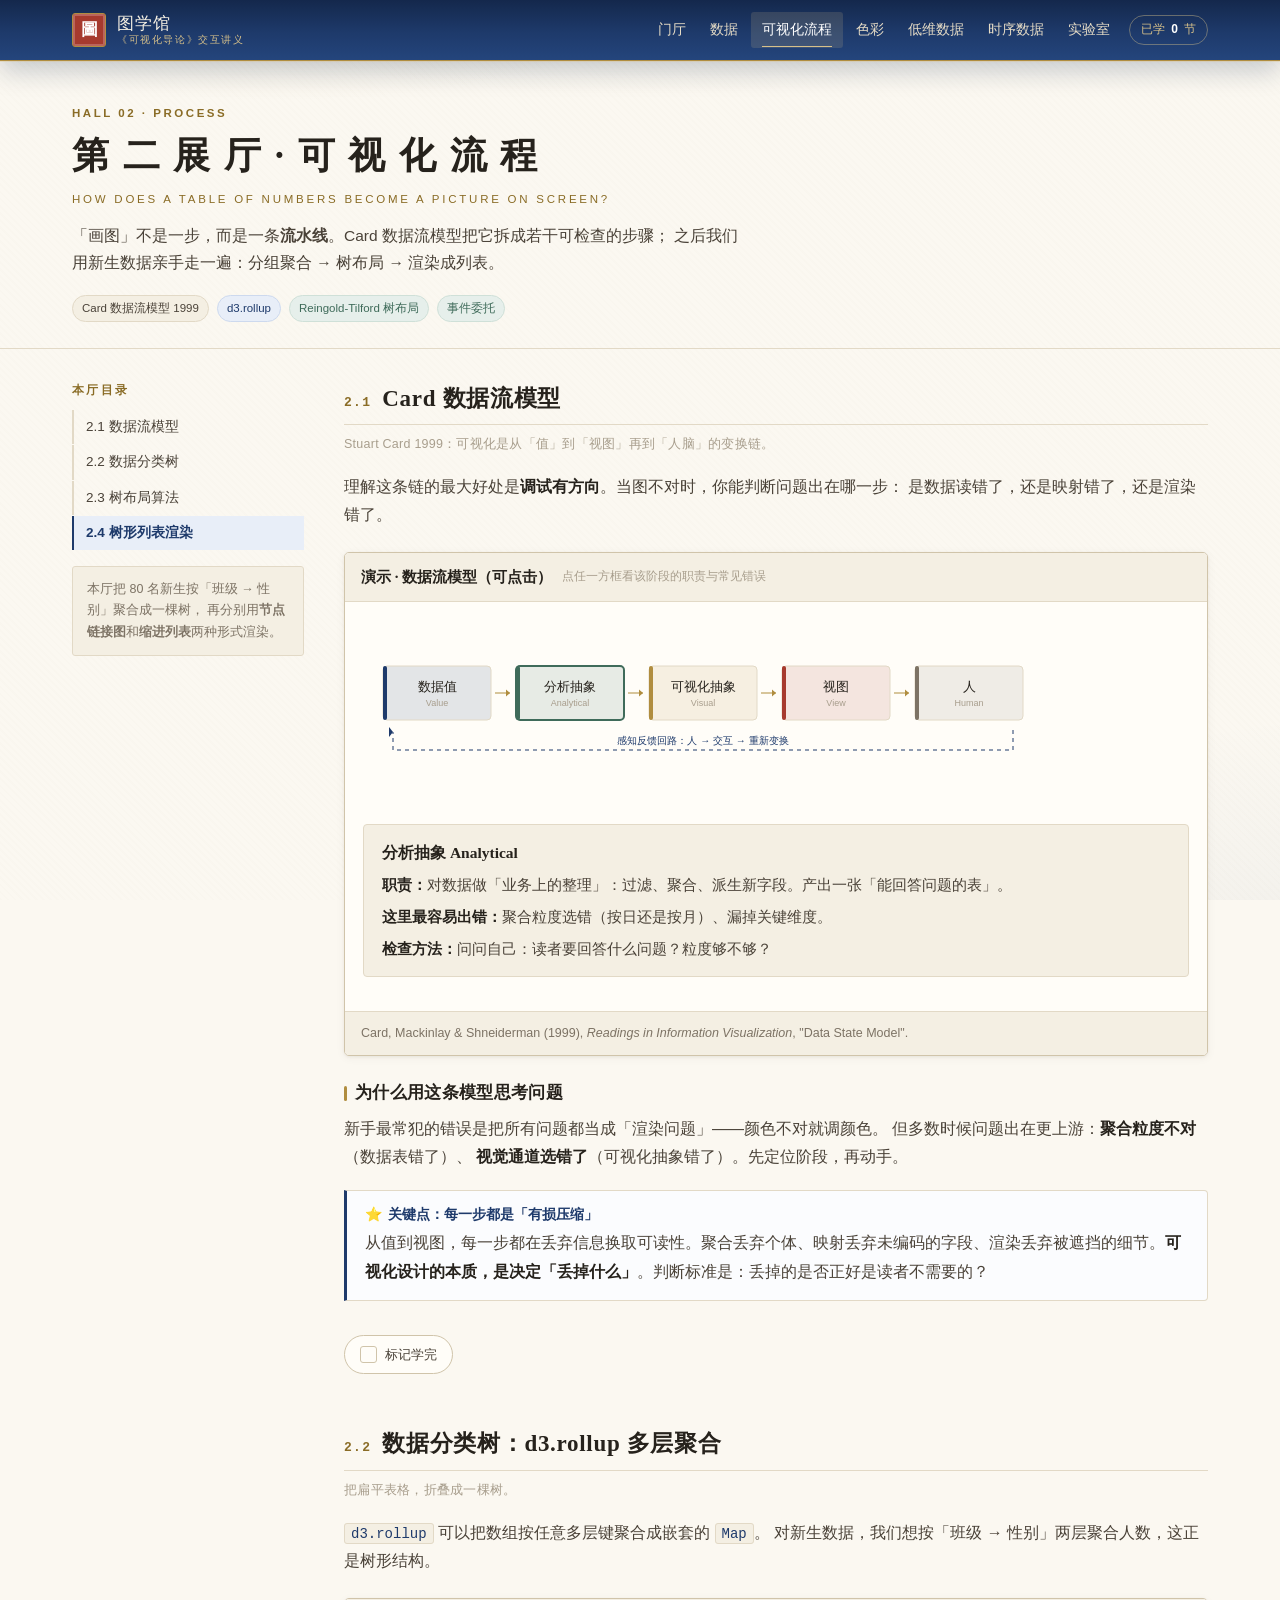
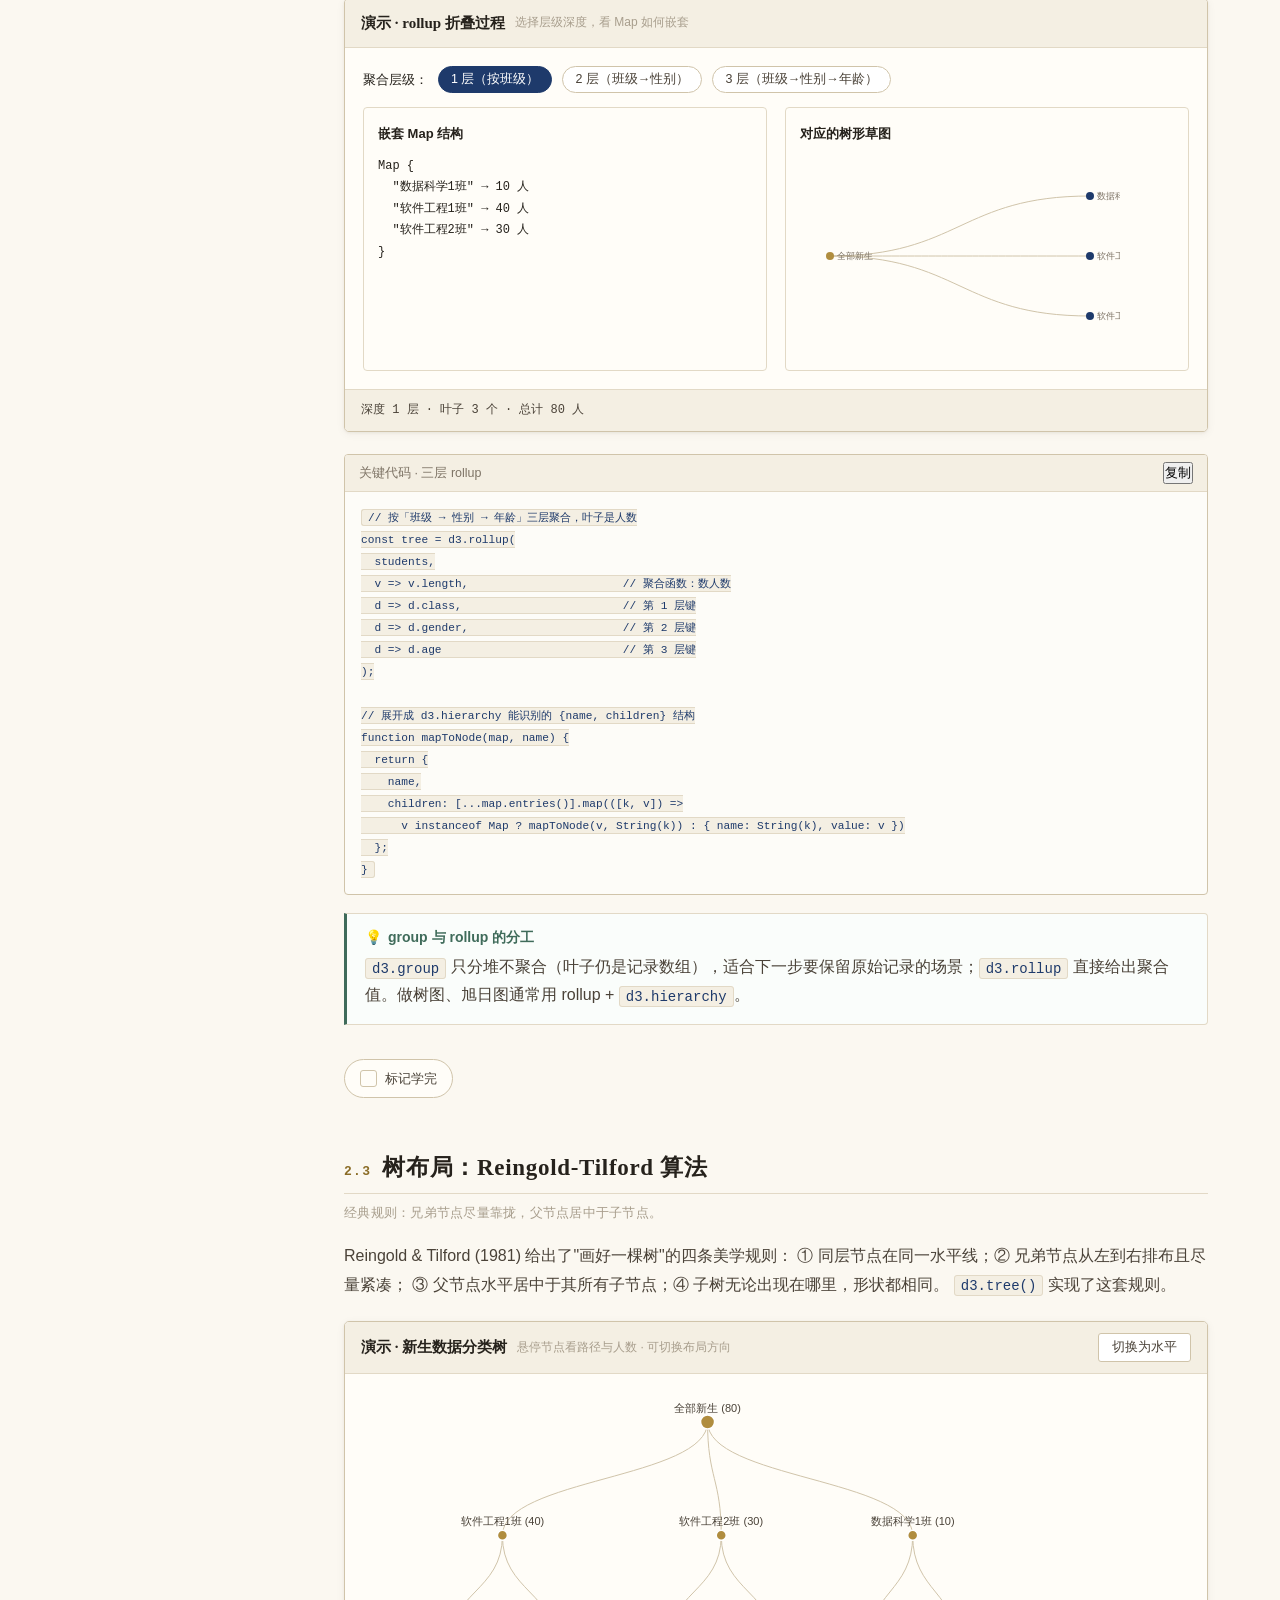
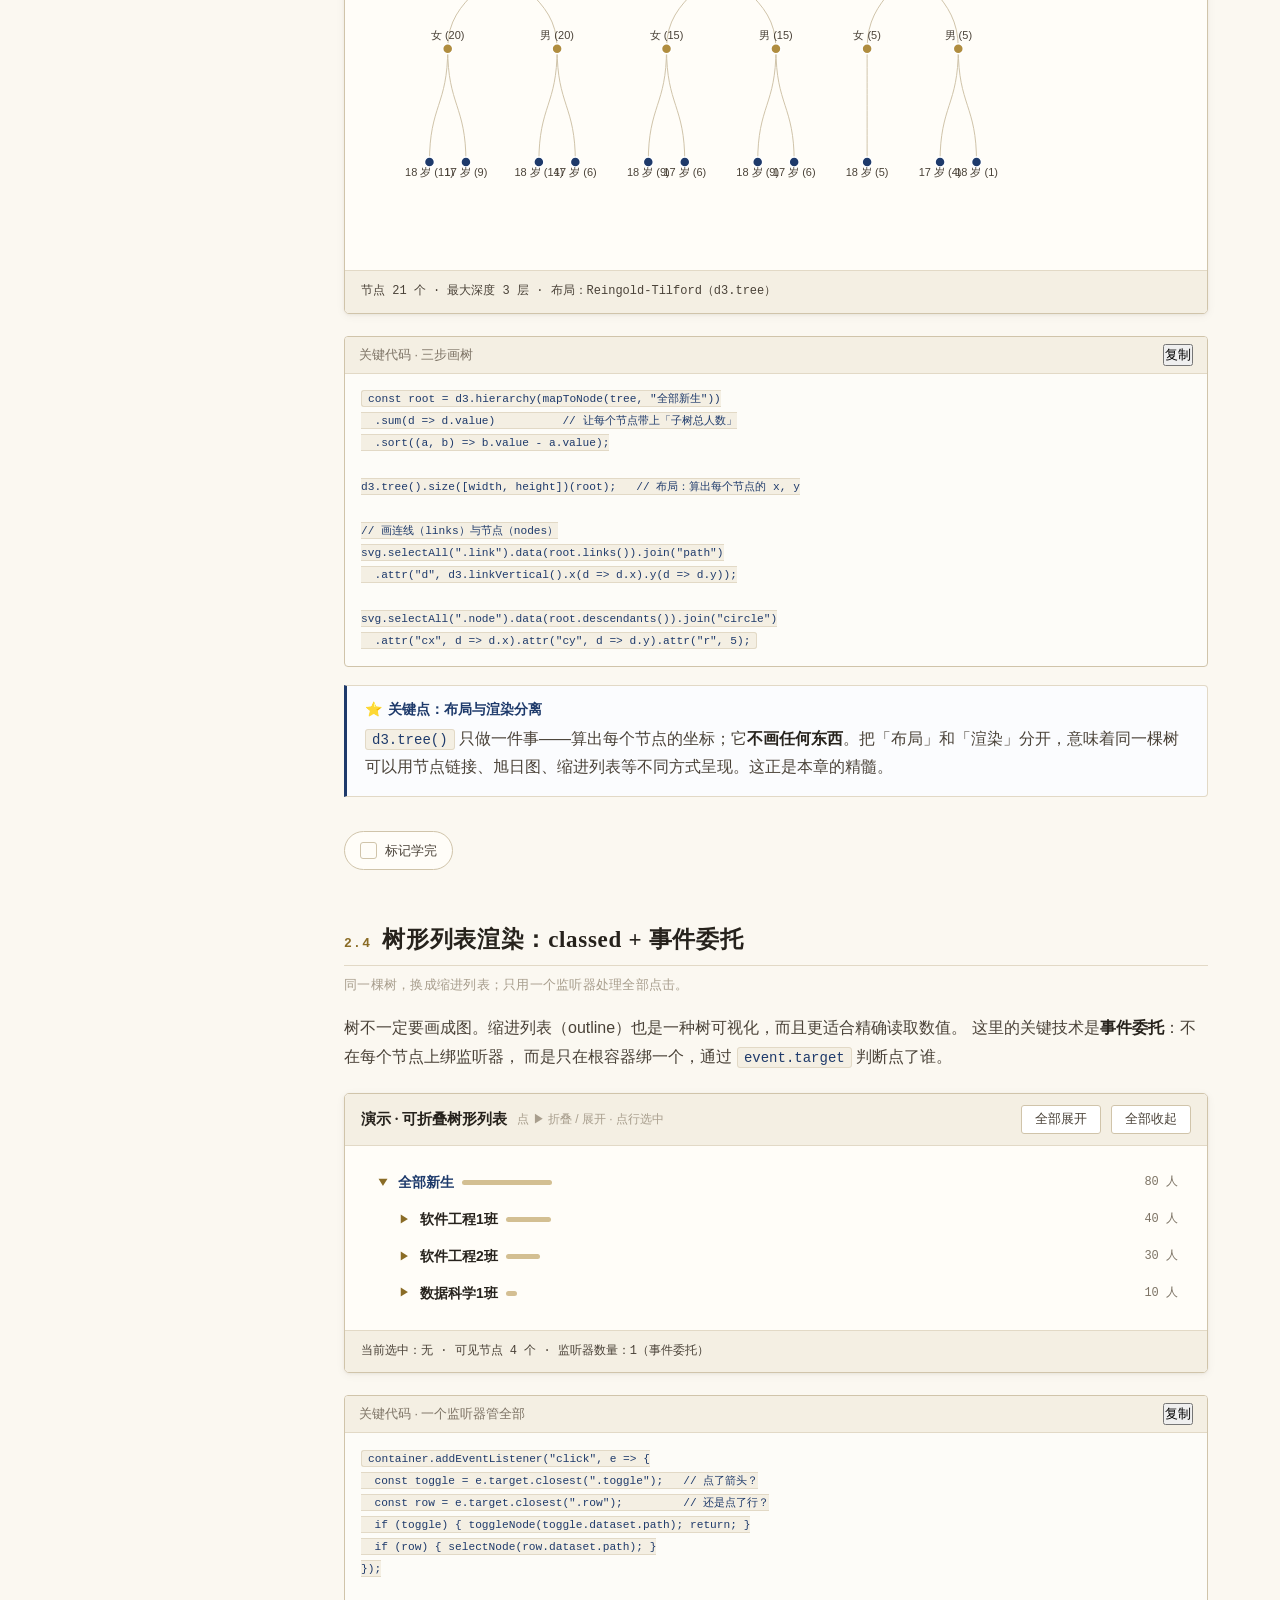
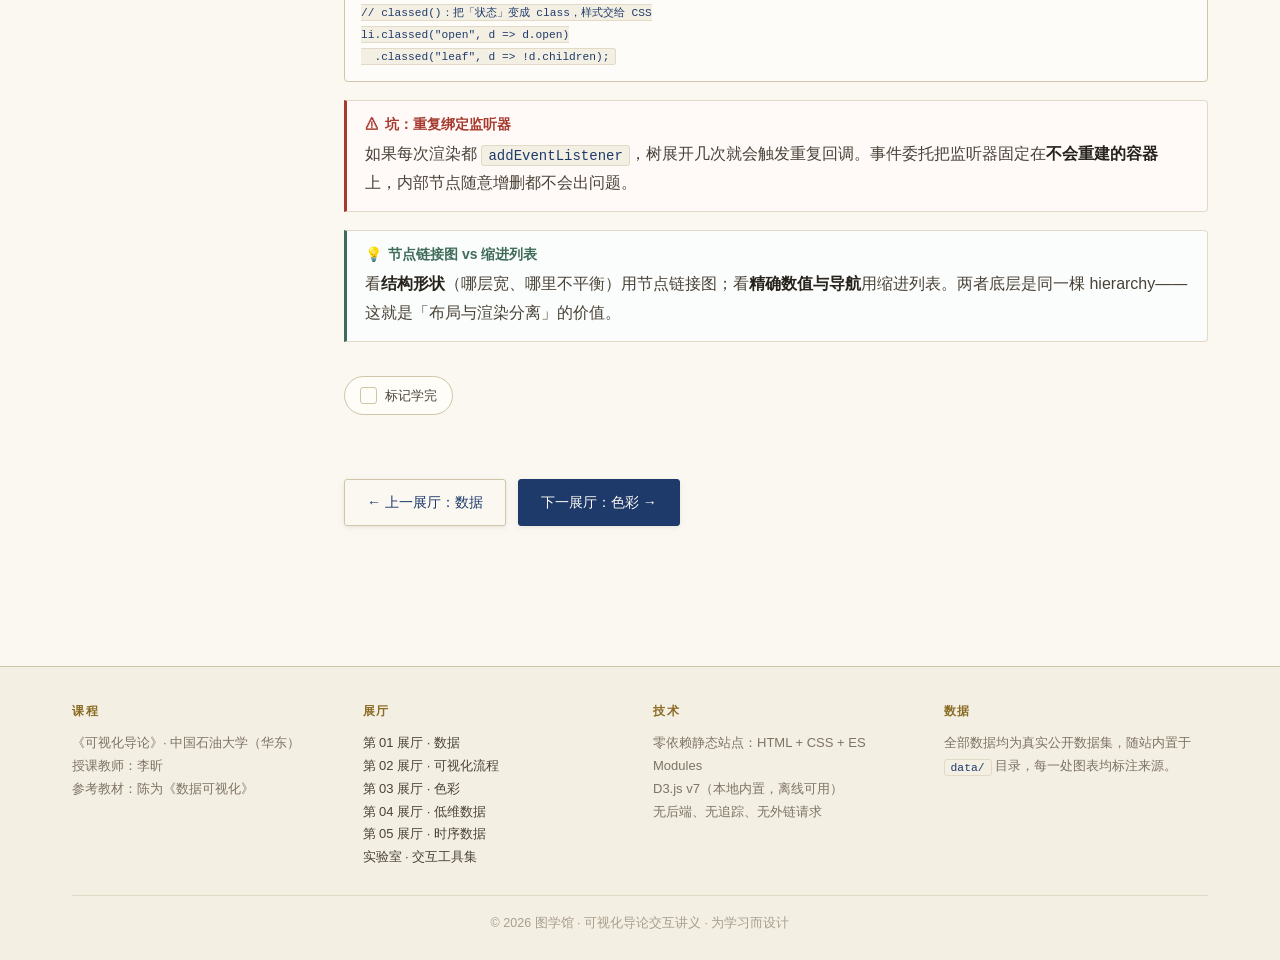
<file: ch02.html>
<!DOCTYPE html>
<html lang="zh-CN">
<head>
<meta charset="UTF-8">
<meta name="viewport" content="width=device-width, initial-scale=1.0">
<title>第二展厅 · 可视化流程 | 图学馆</title>
<link rel="stylesheet" href="assets/css/gallery.css">
</head>
<body>

<header class="hall-head">
  <div class="wrap">
    <p class="eyebrow">Hall 02 · Process</p>
    <h1>第 二 展 厅 · 可 视 化 流 程</h1>
    <p class="en">How does a table of numbers become a picture on screen?</p>
    <p class="lead">
      「画图」不是一步，而是一条<strong>流水线</strong>。Card 数据流模型把它拆成若干可检查的步骤；
      之后我们用新生数据亲手走一遍：分组聚合 → 树布局 → 渲染成列表。
    </p>
    <div class="kicker">
      <span class="tag">Card 数据流模型 1999</span>
      <span class="tag cobalt">d3.rollup</span>
      <span class="tag jade">Reingold-Tilford 树布局</span>
      <span class="tag jade">事件委托</span>
    </div>
  </div>
</header>

<div class="wrap">
  <div class="layout">

    <aside class="toc">
      <h4>本厅目录</h4>
      <ol>
        <li><a href="#s1">2.1 数据流模型</a></li>
        <li><a href="#s2">2.2 数据分类树</a></li>
        <li><a href="#s3">2.3 树布局算法</a></li>
        <li><a href="#s4">2.4 树形列表渲染</a></li>
      </ol>
      <div class="toc-note">
        本厅把 80 名新生按「班级 → 性别」聚合成一棵树，
        再分别用<strong>节点链接图</strong>和<strong>缩进列表</strong>两种形式渲染。
      </div>
    </aside>

    <main>

      <!-- ════════ 2.1 ════════ -->
      <section class="sec rv" id="s1">
        <h2><span class="n">2.1</span>Card 数据流模型</h2>
        <p class="sub">Stuart Card 1999：可视化是从「值」到「视图」再到「人脑」的变换链。</p>

        <p>
          理解这条链的最大好处是<strong>调试有方向</strong>。当图不对时，你能判断问题出在哪一步：
          是数据读错了，还是映射错了，还是渲染错了。
        </p>

        <div class="demo">
          <div class="demo-head">
            <span class="dt">演示 · 数据流模型（可点击）</span>
            <span class="dsub">点任一方框看该阶段的职责与常见错误</span>
          </div>
          <div class="demo-body">
            <div id="cardSvg"></div>
            <div class="term" id="cardInfo" style="margin-top:14px"></div>
          </div>
          <div class="demo-foot">
            <span>Card, Mackinlay &amp; Shneiderman (1999), <i>Readings in Information Visualization</i>, "Data State Model".</span>
          </div>
        </div>

        <h3>为什么用这条模型思考问题</h3>
        <p>
          新手最常犯的错误是把所有问题都当成「渲染问题」——颜色不对就调颜色。
          但多数时候问题出在更上游：<strong>聚合粒度不对</strong>（数据表错了）、
          <strong>视觉通道选错了</strong>（可视化抽象错了）。先定位阶段，再动手。
        </p>

        <div class="note key">
          <h4><span class="ic">⭐</span>关键点：每一步都是「有损压缩」</h4>
          <p>从值到视图，每一步都在丢弃信息换取可读性。聚合丢弃个体、映射丢弃未编码的字段、渲染丢弃被遮挡的细节。<strong>可视化设计的本质，是决定「丢掉什么」</strong>。判断标准是：丢掉的是否正好是读者不需要的？</p>
        </div>

        <div class="donebox" data-sec="ch02-s1"></div>
      </section>

      <!-- ════════ 2.2 ════════ -->
      <section class="sec rv" id="s2">
        <h2><span class="n">2.2</span>数据分类树：d3.rollup 多层聚合</h2>
        <p class="sub">把扁平表格，折叠成一棵树。</p>

        <p>
          <code>d3.rollup</code> 可以把数组按任意多层键聚合成嵌套的 <code>Map</code>。
          对新生数据，我们想按「班级 → 性别」两层聚合人数，这正是树形结构。
        </p>

        <div class="demo">
          <div class="demo-head">
            <span class="dt">演示 · rollup 折叠过程</span>
            <span class="dsub">选择层级深度，看 Map 如何嵌套</span>
          </div>
          <div class="demo-body">
            <div class="ctl">
              <span style="font-size:13px">聚合层级：</span>
              <button class="chip on" data-d="1">1 层（按班级）</button>
              <button class="chip" data-d="2">2 层（班级→性别）</button>
              <button class="chip" data-d="3">3 层（班级→性别→年龄）</button>
            </div>
            <div class="pair">
              <div class="side"><h5>嵌套 Map 结构</h5><pre id="rollOut" style="font-family:var(--mono);font-size:12px;line-height:1.8;white-space:pre-wrap;margin:0;max-height:280px;overflow:auto"></pre></div>
              <div class="side"><h5>对应的树形草图</h5><div id="rollSketch"></div></div>
            </div>
          </div>
          <div class="demo-foot"><span class="rd" id="rollStat"></span></div>
        </div>

        <div class="codebox">
          <div class="cb-head"><span>关键代码 · 三层 rollup</span></div>
          <pre><code>// 按「班级 → 性别 → 年龄」三层聚合，叶子是人数
const tree = d3.rollup(
  students,
  v => v.length,                       // 聚合函数：数人数
  d => d.class,                        // 第 1 层键
  d => d.gender,                       // 第 2 层键
  d => d.age                           // 第 3 层键
);

// 展开成 d3.hierarchy 能识别的 {name, children} 结构
function mapToNode(map, name) {
  return {
    name,
    children: [...map.entries()].map(([k, v]) =>
      v instanceof Map ? mapToNode(v, String(k)) : { name: String(k), value: v })
  };
}</code></pre>
        </div>

        <div class="note tip">
          <h4><span class="ic">💡</span>group 与 rollup 的分工</h4>
          <p><code>d3.group</code> 只分堆不聚合（叶子仍是记录数组），适合下一步要保留原始记录的场景；<code>d3.rollup</code> 直接给出聚合值。做树图、旭日图通常用 rollup + <code>d3.hierarchy</code>。</p>
        </div>

        <div class="donebox" data-sec="ch02-s2"></div>
      </section>

      <!-- ════════ 2.3 ════════ -->
      <section class="sec rv" id="s3">
        <h2><span class="n">2.3</span>树布局：Reingold-Tilford 算法</h2>
        <p class="sub">经典规则：兄弟节点尽量靠拢，父节点居中于子节点。</p>

        <p>
          Reingold &amp; Tilford (1981) 给出了"画好一棵树"的四条美学规则：
          ① 同层节点在同一水平线；② 兄弟节点从左到右排布且尽量紧凑；
          ③ 父节点水平居中于其所有子节点；④ 子树无论出现在哪里，形状都相同。
          <code>d3.tree()</code> 实现了这套规则。
        </p>

        <div class="demo">
          <div class="demo-head">
            <span class="dt">演示 · 新生数据分类树</span>
            <span class="dsub">悬停节点看路径与人数 · 可切换布局方向</span>
            <span class="spacer"></span>
            <button class="btn-sm" id="treeDir">切换为水平</button>
          </div>
          <div class="demo-body"><div id="treeSvg" class="canvas-wrap"></div></div>
          <div class="demo-foot"><span class="rd" id="treeStat"></span></div>
        </div>

        <div class="codebox">
          <div class="cb-head"><span>关键代码 · 三步画树</span></div>
          <pre><code>const root = d3.hierarchy(mapToNode(tree, "全部新生"))
  .sum(d => d.value)          // 让每个节点带上「子树总人数」
  .sort((a, b) => b.value - a.value);

d3.tree().size([width, height])(root);   // 布局：算出每个节点的 x, y

// 画连线（links）与节点（nodes）
svg.selectAll(".link").data(root.links()).join("path")
  .attr("d", d3.linkVertical().x(d => d.x).y(d => d.y));

svg.selectAll(".node").data(root.descendants()).join("circle")
  .attr("cx", d => d.x).attr("cy", d => d.y).attr("r", 5);</code></pre>
        </div>

        <div class="note key">
          <h4><span class="ic">⭐</span>关键点：布局与渲染分离</h4>
          <p><code>d3.tree()</code> 只做一件事——算出每个节点的坐标；它<strong>不画任何东西</strong>。把「布局」和「渲染」分开，意味着同一棵树可以用节点链接、旭日图、缩进列表等不同方式呈现。这正是本章的精髓。</p>
        </div>

        <div class="donebox" data-sec="ch02-s3"></div>
      </section>

      <!-- ════════ 2.4 ════════ -->
      <section class="sec rv" id="s4">
        <h2><span class="n">2.4</span>树形列表渲染：classed + 事件委托</h2>
        <p class="sub">同一棵树，换成缩进列表；只用一个监听器处理全部点击。</p>

        <p>
          树不一定要画成图。缩进列表（outline）也是一种树可视化，而且更适合精确读取数值。
          这里的关键技术是<strong>事件委托</strong>：不在每个节点上绑监听器，
          而是只在根容器绑一个，通过 <code>event.target</code> 判断点了谁。
        </p>

        <div class="demo">
          <div class="demo-head">
            <span class="dt">演示 · 可折叠树形列表</span>
            <span class="dsub">点 ▶ 折叠 / 展开 · 点行选中</span>
            <span class="spacer"></span>
            <button class="btn-sm" id="treeExpand">全部展开</button>
            <button class="btn-sm" id="treeCollapse">全部收起</button>
          </div>
          <div class="demo-body"><div id="treeList"></div></div>
          <div class="demo-foot"><span class="rd" id="listStat">当前选中：无 · 监听器数量：1（事件委托）</span></div>
        </div>

        <div class="codebox">
          <div class="cb-head"><span>关键代码 · 一个监听器管全部</span></div>
          <pre><code>container.addEventListener("click", e => {
  const toggle = e.target.closest(".toggle");   // 点了箭头？
  const row = e.target.closest(".row");         // 还是点了行？
  if (toggle) { toggleNode(toggle.dataset.path); return; }
  if (row) { selectNode(row.dataset.path); }
});

// classed()：把「状态」变成 class，样式交给 CSS
li.classed("open", d => d.open)
  .classed("leaf", d => !d.children);</code></pre>
        </div>

        <div class="note warn">
          <h4><span class="ic">⚠</span>坑：重复绑定监听器</h4>
          <p>如果每次渲染都 <code>addEventListener</code>，树展开几次就会触发重复回调。事件委托把监听器固定在<strong>不会重建的容器</strong>上，内部节点随意增删都不会出问题。</p>
        </div>

        <div class="note tip">
          <h4><span class="ic">💡</span>节点链接图 vs 缩进列表</h4>
          <p>看<strong>结构形状</strong>（哪层宽、哪里不平衡）用节点链接图；看<strong>精确数值与导航</strong>用缩进列表。两者底层是同一棵 hierarchy——这就是「布局与渲染分离」的价值。</p>
        </div>

        <div class="donebox" data-sec="ch02-s4"></div>
      </section>

      <div style="padding:10px 0 40px;display:flex;gap:12px;flex-wrap:wrap">
        <a class="btn ghost" href="ch01.html">← 上一展厅：数据</a>
        <a class="btn" href="ch03.html">下一展厅：色彩 →</a>
      </div>

    </main>
  </div>
</div>

<script src="assets/js/d3.v7.min.js"></script>
<script src="assets/js/common.js"></script>
<script src="assets/js/refs.js"></script>
<script src="assets/js/ch02.js"></script>
</body>
</html>
</file>
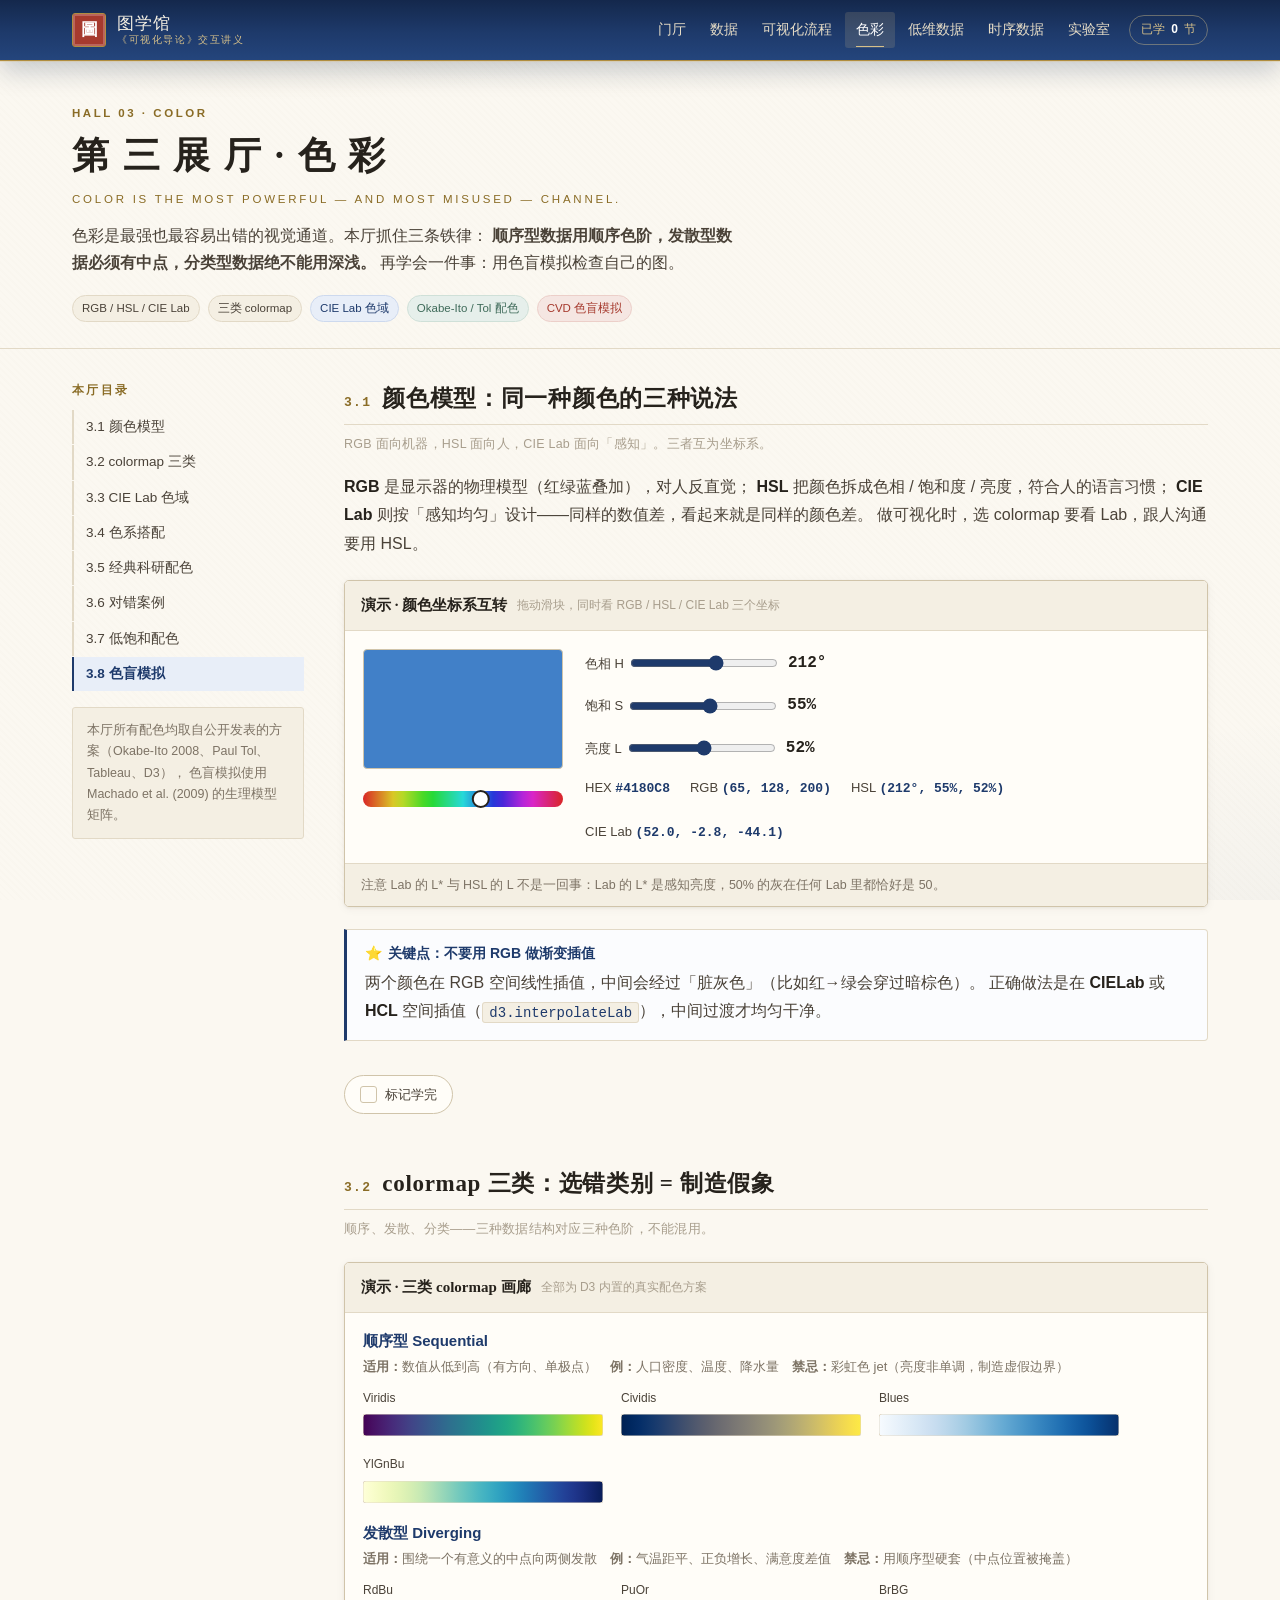
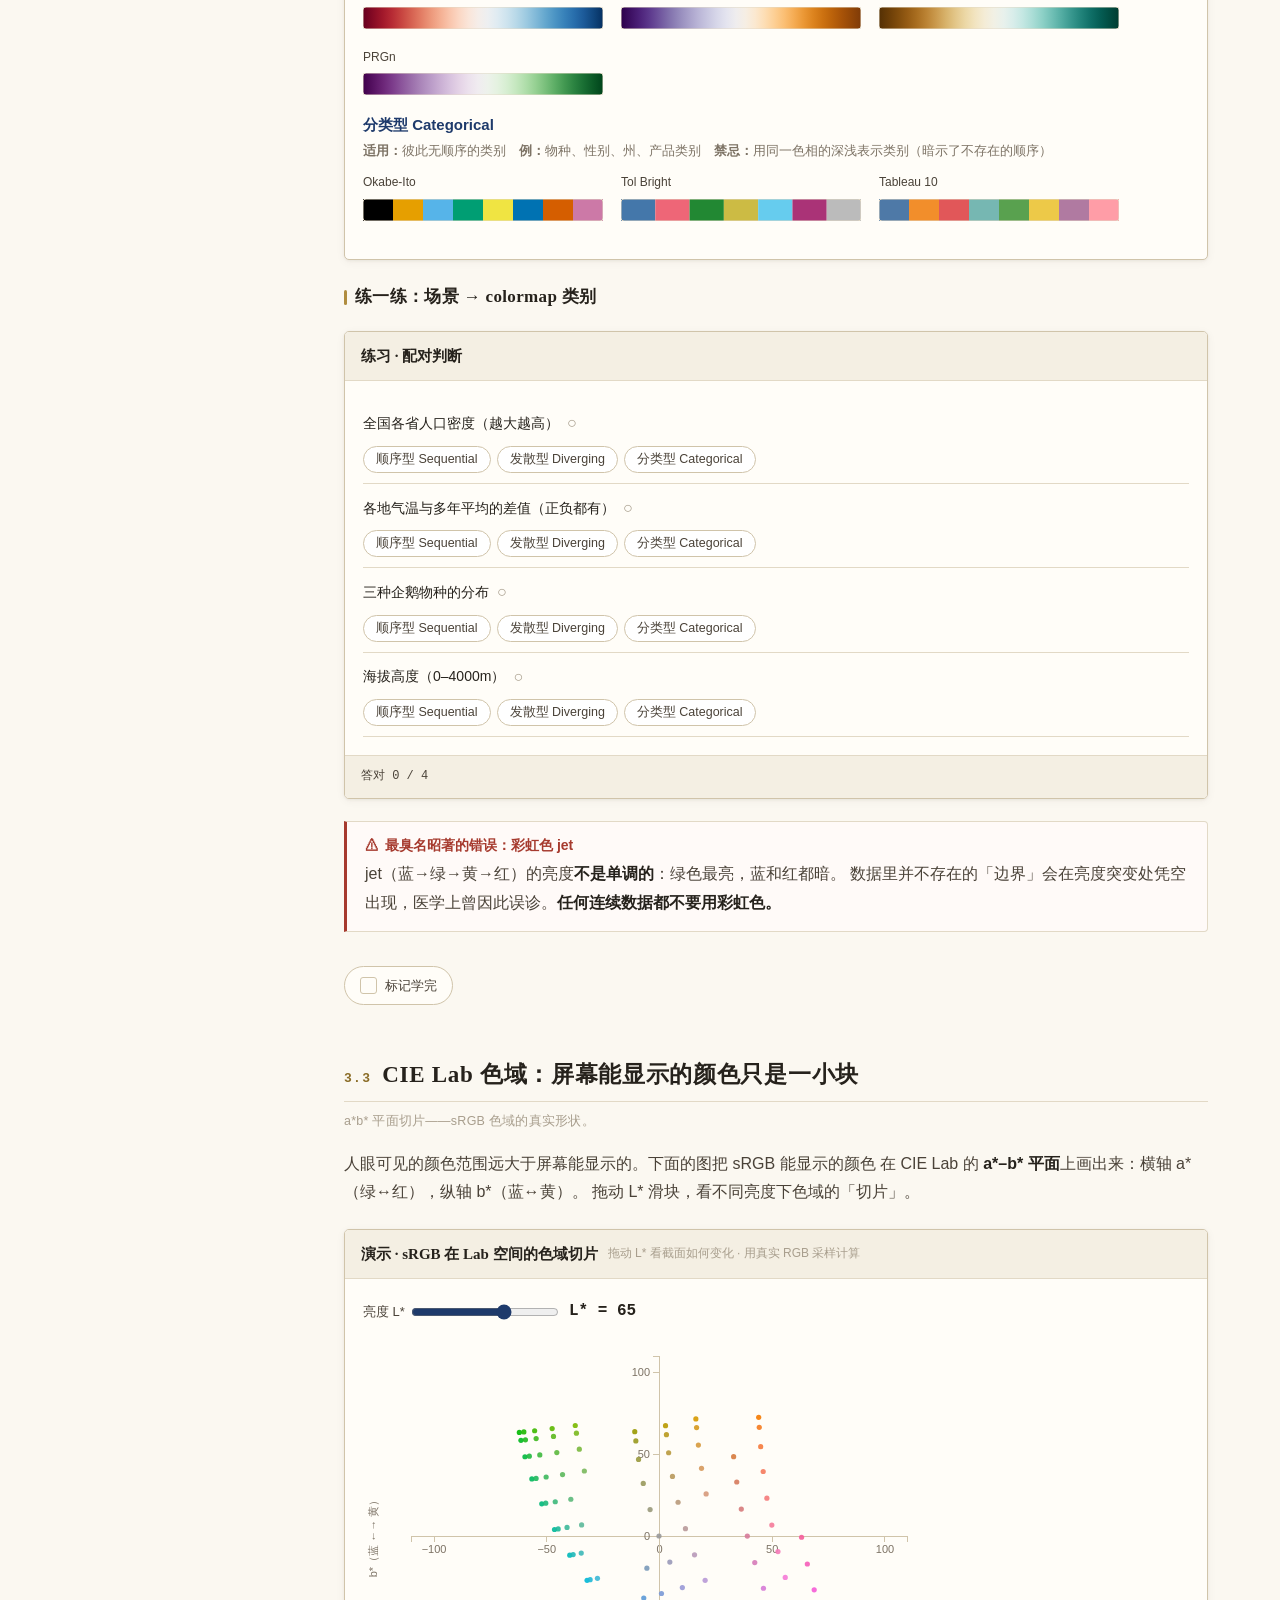
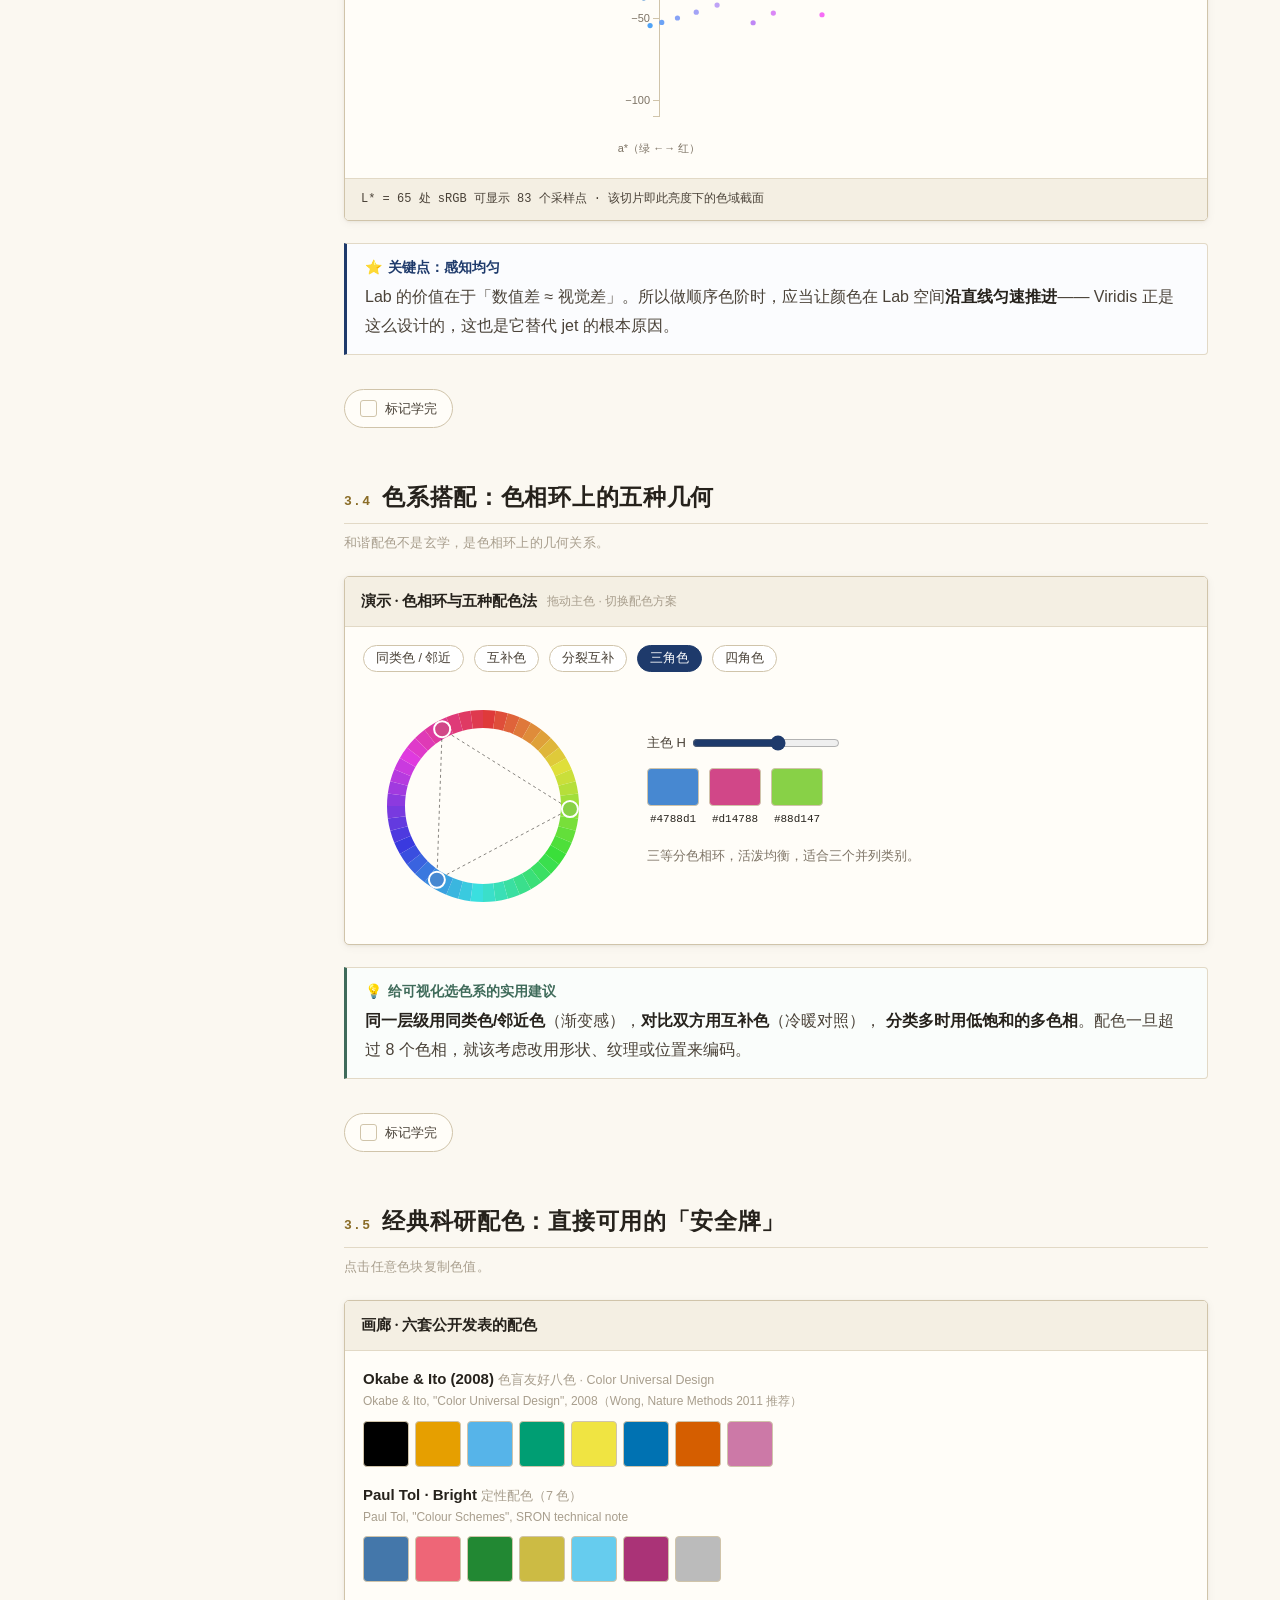
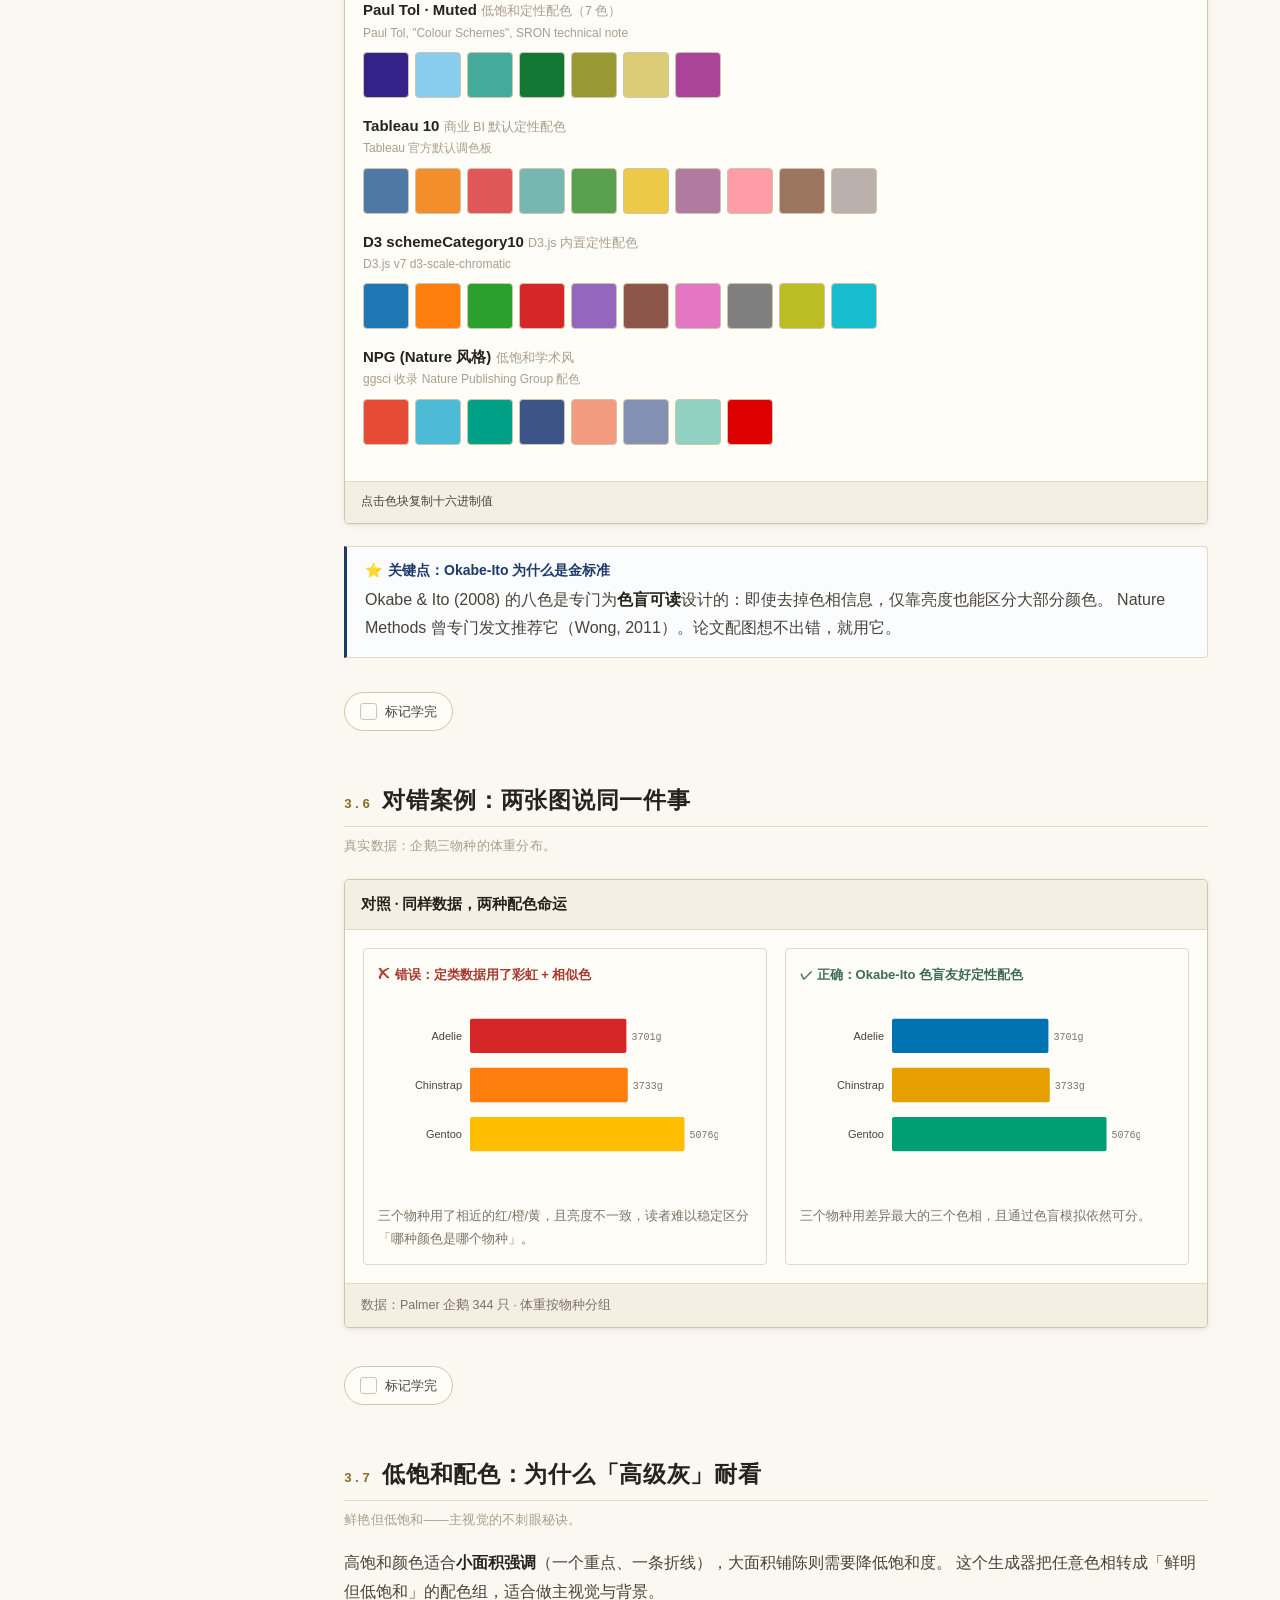
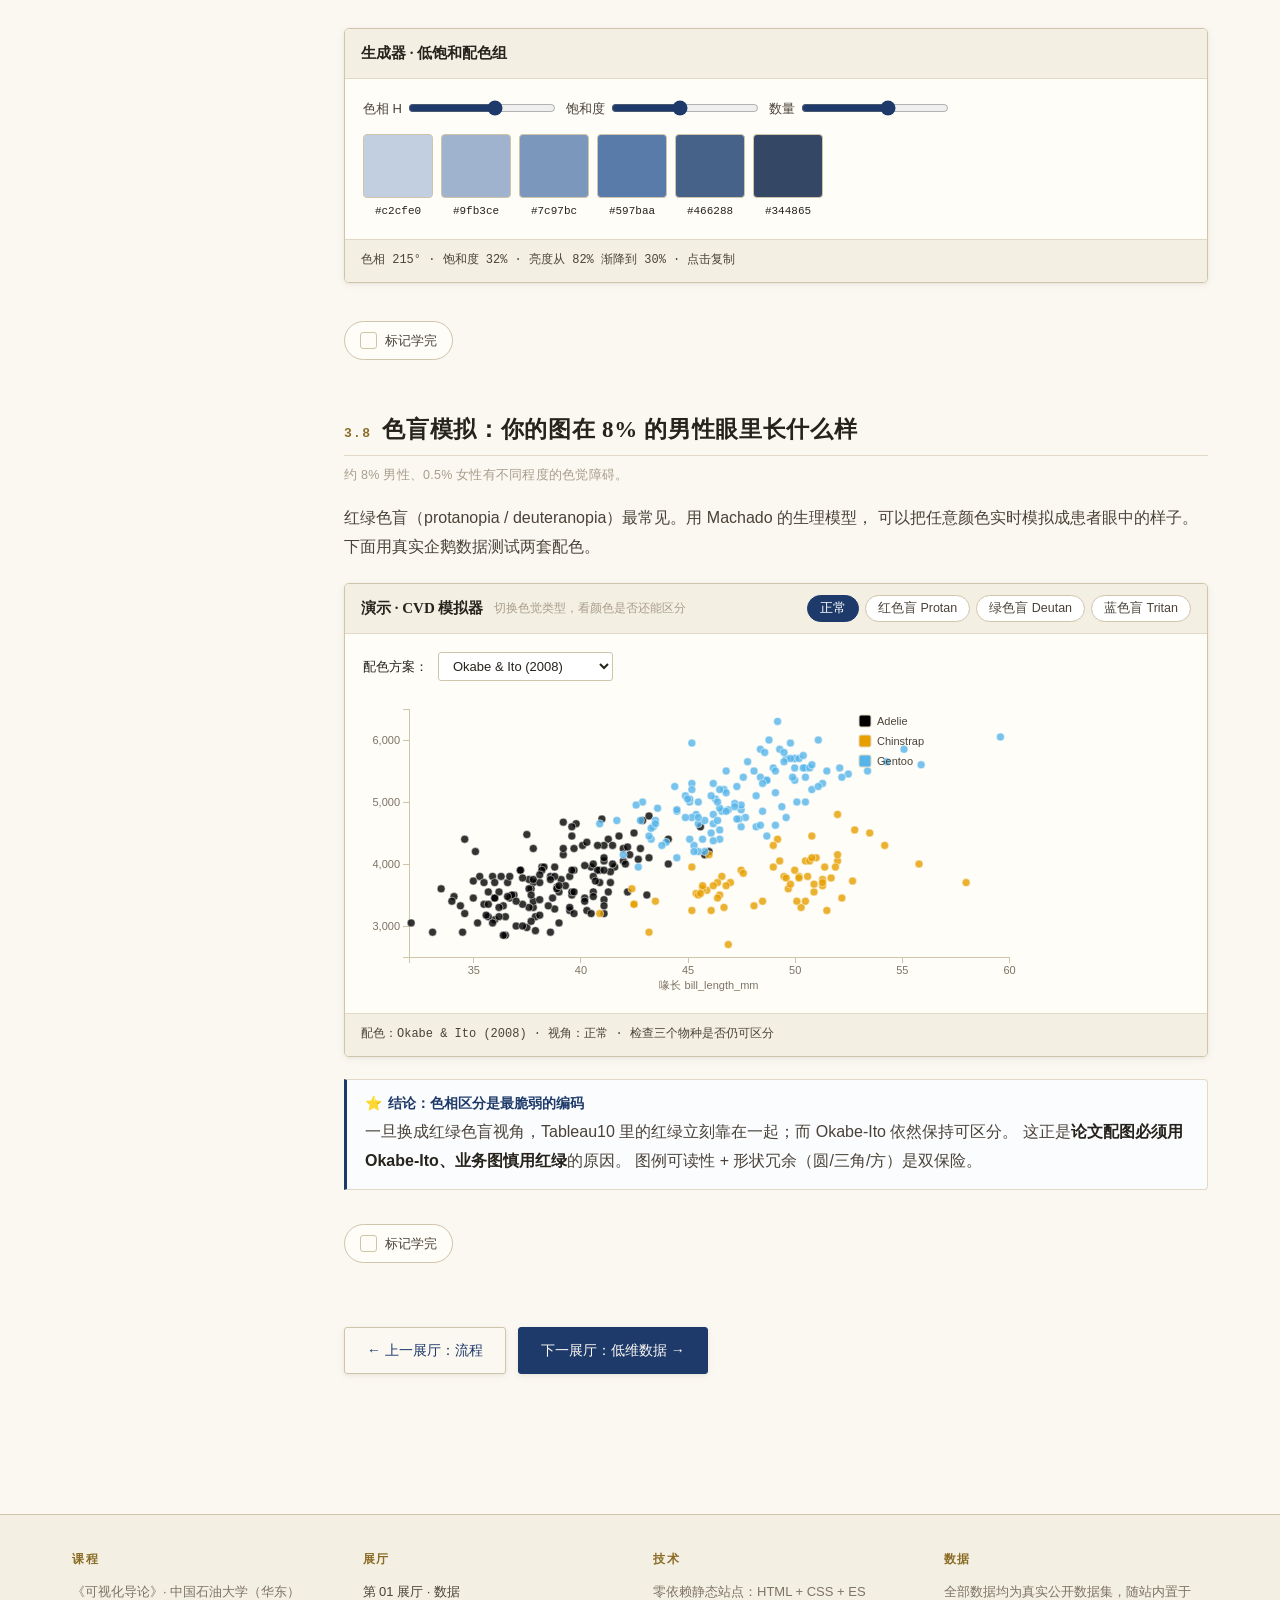
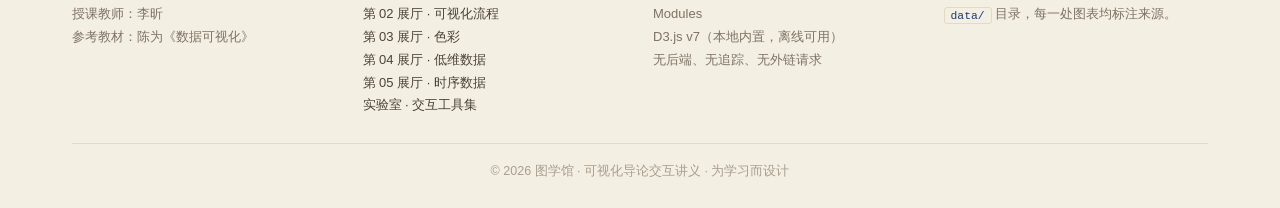
<file: ch03.html>
<!DOCTYPE html>
<html lang="zh-CN">
<head>
<meta charset="UTF-8">
<meta name="viewport" content="width=device-width, initial-scale=1.0">
<title>第三展厅 · 色彩 | 图学馆</title>
<link rel="stylesheet" href="assets/css/gallery.css">
</head>
<body>

<header class="hall-head">
  <div class="wrap">
    <p class="eyebrow">Hall 03 · Color</p>
    <h1>第 三 展 厅 · 色 彩</h1>
    <p class="en">Color is the most powerful — and most misused — channel.</p>
    <p class="lead">
      色彩是最强也最容易出错的视觉通道。本厅抓住三条铁律：
      <strong>顺序型数据用顺序色阶，发散型数据必须有中点，分类型数据绝不能用深浅。</strong>
      再学会一件事：用色盲模拟检查自己的图。
    </p>
    <div class="kicker">
      <span class="tag">RGB / HSL / CIE Lab</span>
      <span class="tag">三类 colormap</span>
      <span class="tag cobalt">CIE Lab 色域</span>
      <span class="tag jade">Okabe-Ito / Tol 配色</span>
      <span class="tag seal">CVD 色盲模拟</span>
    </div>
  </div>
</header>

<div class="wrap">
  <div class="layout">

    <aside class="toc">
      <h4>本厅目录</h4>
      <ol>
        <li><a href="#s1">3.1 颜色模型</a></li>
        <li><a href="#s2">3.2 colormap 三类</a></li>
        <li><a href="#s3">3.3 CIE Lab 色域</a></li>
        <li><a href="#s4">3.4 色系搭配</a></li>
        <li><a href="#s5">3.5 经典科研配色</a></li>
        <li><a href="#s6">3.6 对错案例</a></li>
        <li><a href="#s7">3.7 低饱和配色</a></li>
        <li><a href="#s8">3.8 色盲模拟</a></li>
      </ol>
      <div class="toc-note">
        本厅所有配色均取自公开发表的方案（Okabe-Ito 2008、Paul Tol、Tableau、D3），
        色盲模拟使用 Machado et al. (2009) 的生理模型矩阵。
      </div>
    </aside>

    <main>

      <!-- ════════ 3.1 ════════ -->
      <section class="sec rv" id="s1">
        <h2><span class="n">3.1</span>颜色模型：同一种颜色的三种说法</h2>
        <p class="sub">RGB 面向机器，HSL 面向人，CIE Lab 面向「感知」。三者互为坐标系。</p>

        <p>
          <strong>RGB</strong> 是显示器的物理模型（红绿蓝叠加），对人反直觉；
          <strong>HSL</strong> 把颜色拆成色相 / 饱和度 / 亮度，符合人的语言习惯；
          <strong>CIE Lab</strong> 则按「感知均匀」设计——同样的数值差，看起来就是同样的颜色差。
          做可视化时，选 colormap 要看 Lab，跟人沟通要用 HSL。
        </p>

        <div class="demo">
          <div class="demo-head">
            <span class="dt">演示 · 颜色坐标系互转</span>
            <span class="dsub">拖动滑块，同时看 RGB / HSL / CIE Lab 三个坐标</span>
          </div>
          <div class="demo-body">
            <div style="display:grid;grid-template-columns:200px 1fr;gap:22px;align-items:start" class="cmodel">
              <div>
                <div id="cmSwatch" style="width:200px;height:120px;border-radius:4px;border:1px solid var(--line-2)"></div>
                <div id="cmHue" style="margin-top:12px"></div>
              </div>
              <div>
                <div class="ctl"><label>色相 H <input type="range" id="cmH" min="0" max="360" value="212"></label><b id="cmHv" style="font-family:var(--mono)"></b></div>
                <div class="ctl"><label>饱和 S <input type="range" id="cmS" min="0" max="100" value="55"></label><b id="cmSv" style="font-family:var(--mono)"></b></div>
                <div class="ctl"><label>亮度 L <input type="range" id="cmL" min="0" max="100" value="52"></label><b id="cmLv" style="font-family:var(--mono)"></b></div>
                <div class="readout" id="cmOut" style="margin-top:6px"></div>
              </div>
            </div>
          </div>
          <div class="demo-foot"><span>注意 Lab 的 L* 与 HSL 的 L 不是一回事：Lab 的 L* 是感知亮度，50% 的灰在任何 Lab 里都恰好是 50。</span></div>
        </div>

        <div class="note key">
          <h4><span class="ic">⭐</span>关键点：不要用 RGB 做渐变插值</h4>
          <p>两个颜色在 RGB 空间线性插值，中间会经过「脏灰色」（比如红→绿会穿过暗棕色）。
          正确做法是在 <strong>CIELab</strong> 或 <strong>HCL</strong> 空间插值（<code>d3.interpolateLab</code>），中间过渡才均匀干净。</p>
        </div>

        <div class="donebox" data-sec="ch03-s1"></div>
      </section>

      <!-- ════════ 3.2 ════════ -->
      <section class="sec rv" id="s2">
        <h2><span class="n">3.2</span>colormap 三类：选错类别 = 制造假象</h2>
        <p class="sub">顺序、发散、分类——三种数据结构对应三种色阶，不能混用。</p>

        <div class="demo">
          <div class="demo-head">
            <span class="dt">演示 · 三类 colormap 画廊</span>
            <span class="dsub">全部为 D3 内置的真实配色方案</span>
          </div>
          <div class="demo-body" id="cmapGallery"></div>
        </div>

        <h3>练一练：场景 → colormap 类别</h3>
        <div class="demo">
          <div class="demo-head"><span class="dt">练习 · 配对判断</span></div>
          <div class="demo-body" id="cmapQuiz"></div>
          <div class="demo-foot"><span class="rd" id="cmapScore">答对 0 / 4</span></div>
        </div>

        <div class="note warn">
          <h4><span class="ic">⚠</span>最臭名昭著的错误：彩虹色 jet</h4>
          <p>jet（蓝→绿→黄→红）的亮度<strong>不是单调的</strong>：绿色最亮，蓝和红都暗。
          数据里并不存在的「边界」会在亮度突变处凭空出现，医学上曾因此误诊。<strong>任何连续数据都不要用彩虹色。</strong></p>
        </div>

        <div class="donebox" data-sec="ch03-s2"></div>
      </section>

      <!-- ════════ 3.3 ════════ -->
      <section class="sec rv" id="s3">
        <h2><span class="n">3.3</span>CIE Lab 色域：屏幕能显示的颜色只是一小块</h2>
        <p class="sub">a*b* 平面切片——sRGB 色域的真实形状。</p>

        <p>
          人眼可见的颜色范围远大于屏幕能显示的。下面的图把 sRGB 能显示的颜色
          在 CIE Lab 的 <strong>a*–b* 平面</strong>上画出来：横轴 a*（绿↔红），纵轴 b*（蓝↔黄）。
          拖动 L* 滑块，看不同亮度下色域的「切片」。
        </p>

        <div class="demo">
          <div class="demo-head">
            <span class="dt">演示 · sRGB 在 Lab 空间的色域切片</span>
            <span class="dsub">拖动 L* 看截面如何变化 · 用真实 RGB 采样计算</span>
          </div>
          <div class="demo-body">
            <div class="ctl"><label>亮度 L* <input type="range" id="gamL" min="10" max="95" value="65"></label><b id="gamLv" style="font-family:var(--mono)"></b></div>
            <div id="gamutSvg"></div>
          </div>
          <div class="demo-foot"><span class="rd" id="gamStat"></span></div>
        </div>

        <div class="note key">
          <h4><span class="ic">⭐</span>关键点：感知均匀</h4>
          <p>Lab 的价值在于「数值差 ≈ 视觉差」。所以做顺序色阶时，应当让颜色在 Lab 空间<strong>沿直线匀速推进</strong>——
          Viridis 正是这么设计的，这也是它替代 jet 的根本原因。</p>
        </div>

        <div class="donebox" data-sec="ch03-s3"></div>
      </section>

      <!-- ════════ 3.4 ════════ -->
      <section class="sec rv" id="s4">
        <h2><span class="n">3.4</span>色系搭配：色相环上的五种几何</h2>
        <p class="sub">和谐配色不是玄学，是色相环上的几何关系。</p>

        <div class="demo">
          <div class="demo-head">
            <span class="dt">演示 · 色相环与五种配色法</span>
            <span class="dsub">拖动主色 · 切换配色方案</span>
          </div>
          <div class="demo-body">
            <div class="ctl" id="harmChips"></div>
            <div style="display:grid;grid-template-columns:260px 1fr;gap:24px;align-items:center" class="cmodel">
              <div id="wheelSvg"></div>
              <div>
                <div class="ctl"><label>主色 H <input type="range" id="harmH" min="0" max="360" value="212"></label></div>
                <div id="harmSwatches"></div>
                <p style="font-size:13px;color:var(--ink-soft);margin-top:12px" id="harmDesc"></p>
              </div>
            </div>
          </div>
        </div>

        <div class="note tip">
          <h4><span class="ic">💡</span>给可视化选色系的实用建议</h4>
          <p><strong>同一层级用同类色/邻近色</strong>（渐变感），<strong>对比双方用互补色</strong>（冷暖对照），
          <strong>分类多时用低饱和的多色相</strong>。配色一旦超过 8 个色相，就该考虑改用形状、纹理或位置来编码。</p>
        </div>

        <div class="donebox" data-sec="ch03-s4"></div>
      </section>

      <!-- ════════ 3.5 ════════ -->
      <section class="sec rv" id="s5">
        <h2><span class="n">3.5</span>经典科研配色：直接可用的「安全牌」</h2>
        <p class="sub">点击任意色块复制色值。</p>

        <div class="demo">
          <div class="demo-head"><span class="dt">画廊 · 六套公开发表的配色</span></div>
          <div class="demo-body" id="palGallery"></div>
          <div class="demo-foot"><span class="rd">点击色块复制十六进制值</span></div>
        </div>

        <div class="note key">
          <h4><span class="ic">⭐</span>关键点：Okabe-Ito 为什么是金标准</h4>
          <p>Okabe &amp; Ito (2008) 的八色是专门为<strong>色盲可读</strong>设计的：即使去掉色相信息，仅靠亮度也能区分大部分颜色。
          Nature Methods 曾专门发文推荐它（Wong, 2011）。论文配图想不出错，就用它。</p>
        </div>

        <div class="donebox" data-sec="ch03-s5"></div>
      </section>

      <!-- ════════ 3.6 ════════ -->
      <section class="sec rv" id="s6">
        <h2><span class="n">3.6</span>对错案例：两张图说同一件事</h2>
        <p class="sub">真实数据：企鹅三物种的体重分布。</p>

        <div class="demo">
          <div class="demo-head"><span class="dt">对照 · 同样数据，两种配色命运</span></div>
          <div class="demo-body">
            <div class="pair">
              <div class="side bad"><h5>✗ 错误：定类数据用了彩虹 + 相似色</h5><div id="badChart"></div>
                <p style="font-size:13px;color:var(--ink-soft);margin:8px 0 0">三个物种用了相近的红/橙/黄，且亮度不一致，读者难以稳定区分「哪种颜色是哪个物种」。</p></div>
              <div class="side good"><h5>✓ 正确：Okabe-Ito 色盲友好定性配色</h5><div id="goodChart"></div>
                <p style="font-size:13px;color:var(--ink-soft);margin:8px 0 0">三个物种用差异最大的三个色相，且通过色盲模拟依然可分。</p></div>
            </div>
          </div>
          <div class="demo-foot"><span>数据：Palmer 企鹅 344 只 · 体重按物种分组</span></div>
        </div>

        <div class="donebox" data-sec="ch03-s6"></div>
      </section>

      <!-- ════════ 3.7 ════════ -->
      <section class="sec rv" id="s7">
        <h2><span class="n">3.7</span>低饱和配色：为什么「高级灰」耐看</h2>
        <p class="sub">鲜艳但低饱和——主视觉的不刺眼秘诀。</p>

        <p>
          高饱和颜色适合<strong>小面积强调</strong>（一个重点、一条折线），大面积铺陈则需要降低饱和度。
          这个生成器把任意色相转成「鲜明但低饱和」的配色组，适合做主视觉与背景。
        </p>

        <div class="demo">
          <div class="demo-head"><span class="dt">生成器 · 低饱和配色组</span></div>
          <div class="demo-body">
            <div class="ctl">
              <label>色相 H <input type="range" id="genH" min="0" max="360" value="215"></label>
              <label>饱和度 <input type="range" id="genS" min="8" max="60" value="32"></label>
              <label>数量 <input type="range" id="genN" min="3" max="8" value="6"></label>
            </div>
            <div id="genSwatches" style="display:flex;gap:8px;flex-wrap:wrap"></div>
          </div>
          <div class="demo-foot"><span class="rd" id="genStat">点击色块复制 · 建议主视觉饱和度 ≤ 40%</span></div>
        </div>

        <div class="donebox" data-sec="ch03-s7"></div>
      </section>

      <!-- ════════ 3.8 ════════ -->
      <section class="sec rv" id="s8">
        <h2><span class="n">3.8</span>色盲模拟：你的图在 8% 的男性眼里长什么样</h2>
        <p class="sub">约 8% 男性、0.5% 女性有不同程度的色觉障碍。</p>

        <p>
          红绿色盲（protanopia / deuteranopia）最常见。用 Machado 的生理模型，
          可以把任意颜色实时模拟成患者眼中的样子。下面用真实企鹅数据测试两套配色。
        </p>

        <div class="demo">
          <div class="demo-head">
            <span class="dt">演示 · CVD 模拟器</span>
            <span class="dsub">切换色觉类型，看颜色是否还能区分</span>
            <span class="spacer"></span>
            <span class="chips" id="cvdChips"></span>
          </div>
          <div class="demo-body">
            <div class="ctl">
              <span style="font-size:13px">配色方案：</span>
              <select id="cvdPal"></select>
            </div>
            <div id="cvdChart"></div>
          </div>
          <div class="demo-foot"><span class="rd" id="cvdStat"></span></div>
        </div>

        <div class="note key">
          <h4><span class="ic">⭐</span>结论：色相区分是最脆弱的编码</h4>
          <p>一旦换成红绿色盲视角，Tableau10 里的红绿立刻靠在一起；而 Okabe-Ito 依然保持可区分。
          这正是<strong>论文配图必须用 Okabe-Ito、业务图慎用红绿</strong>的原因。
          图例可读性 + 形状冗余（圆/三角/方）是双保险。</p>
        </div>

        <div class="donebox" data-sec="ch03-s8"></div>
      </section>

      <div style="padding:10px 0 40px;display:flex;gap:12px;flex-wrap:wrap">
        <a class="btn ghost" href="ch02.html">← 上一展厅：流程</a>
        <a class="btn" href="ch04.html">下一展厅：低维数据 →</a>
      </div>

    </main>
  </div>
</div>

<script src="assets/js/d3.v7.min.js"></script>
<script src="assets/js/common.js"></script>
<script src="assets/js/refs.js"></script>
<script src="assets/js/ch03.js"></script>
</body>
</html>
</file>
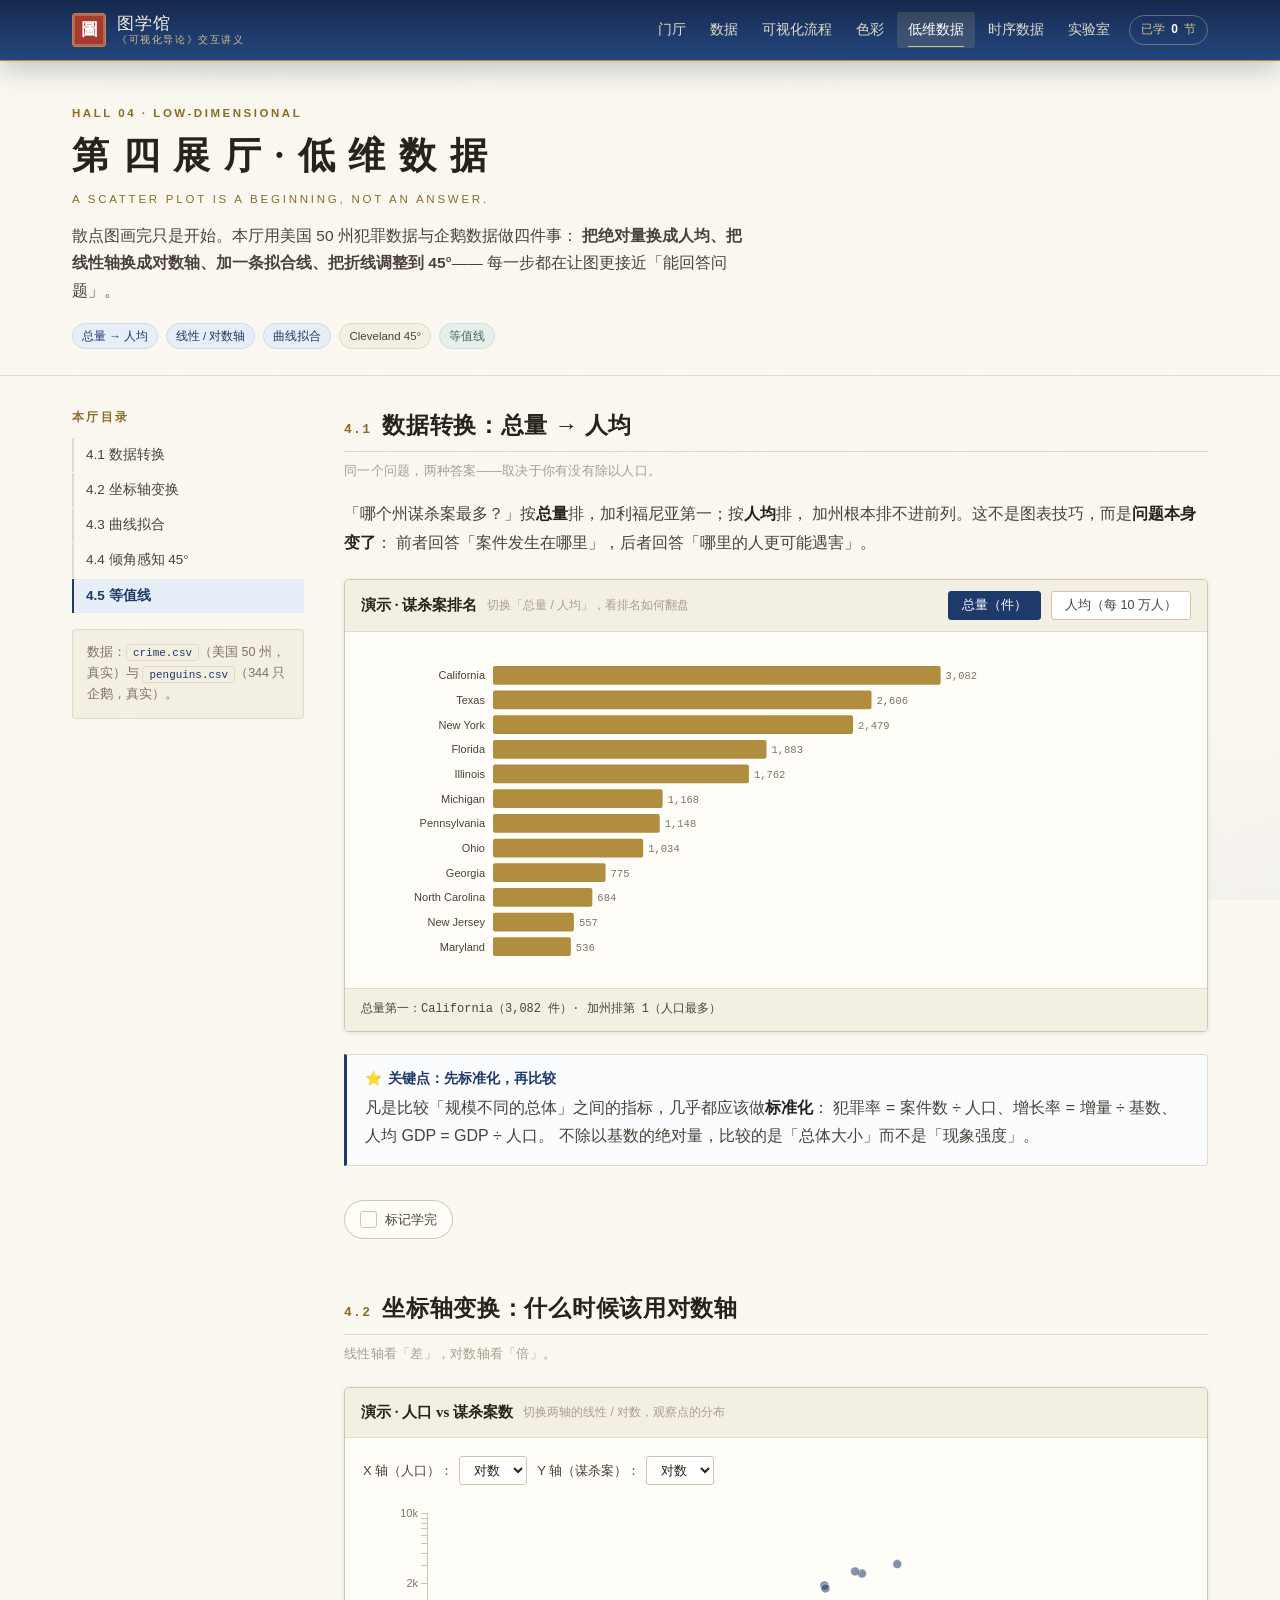
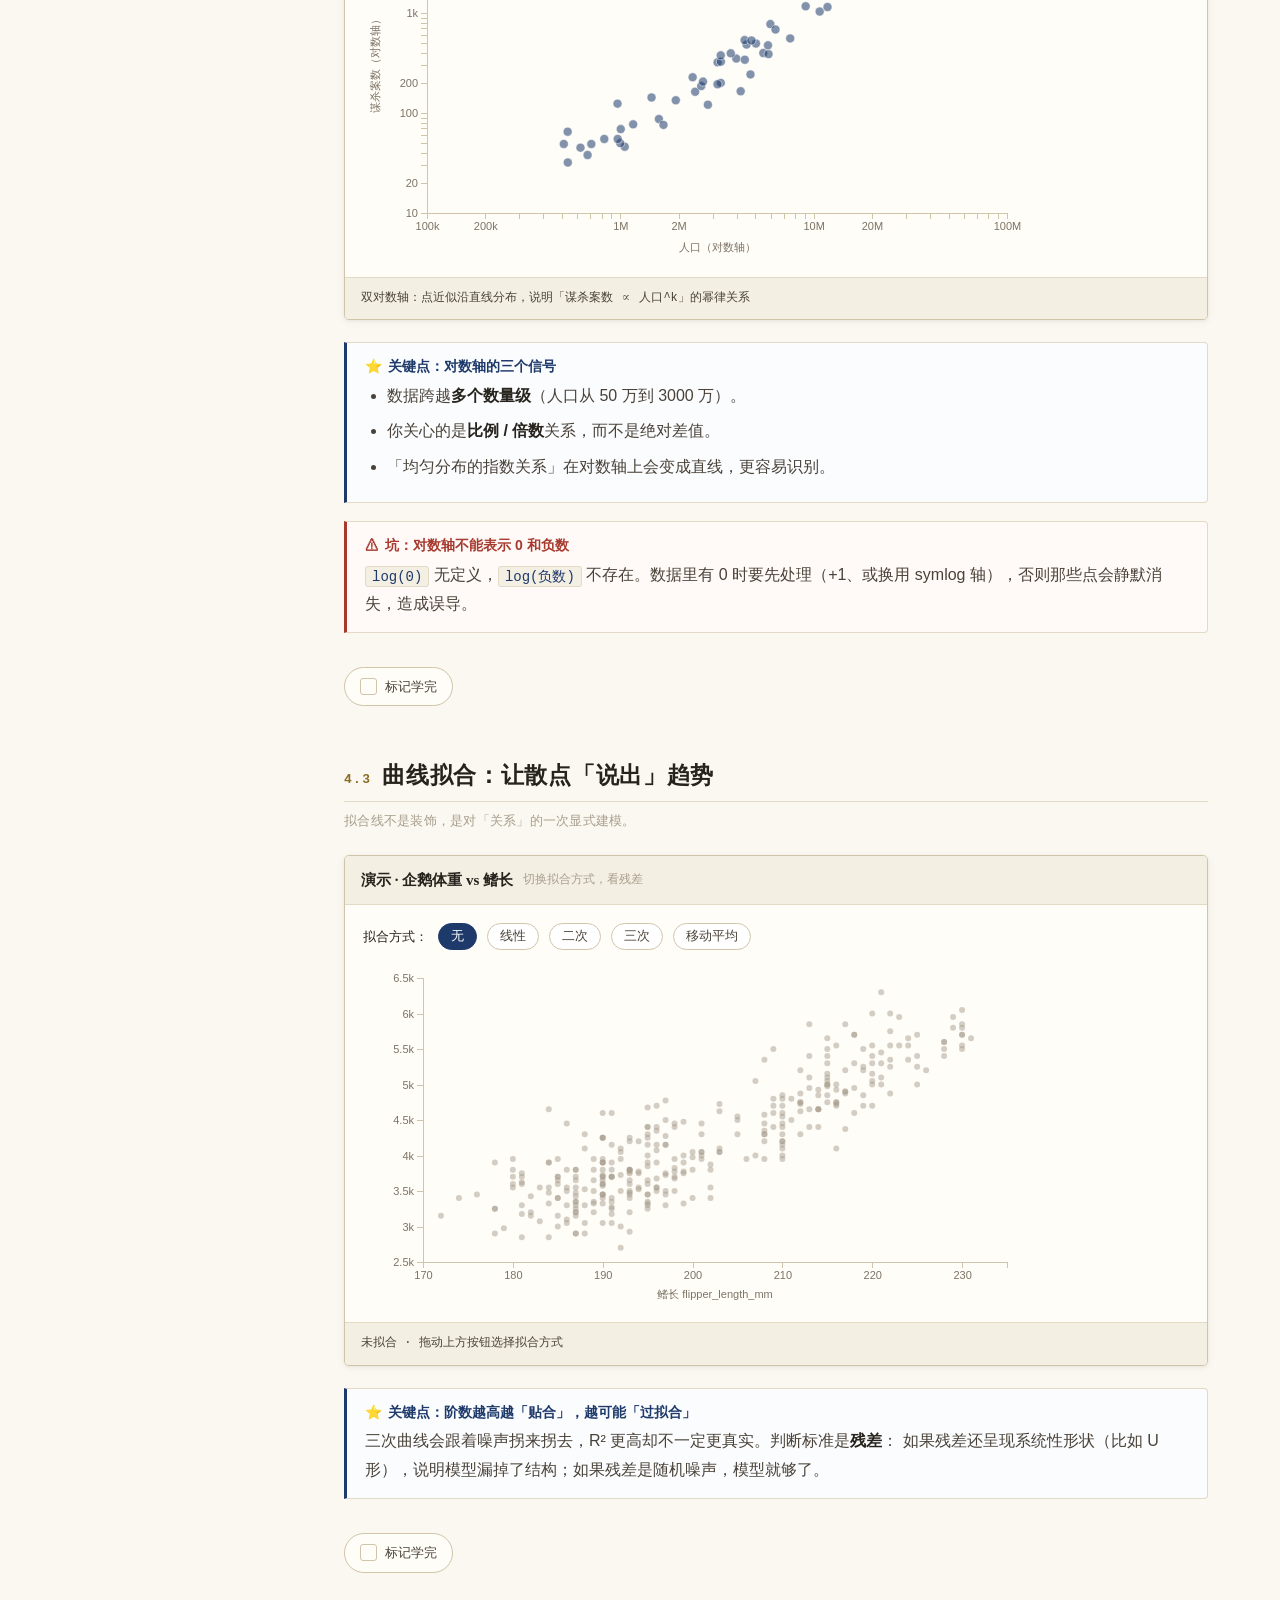
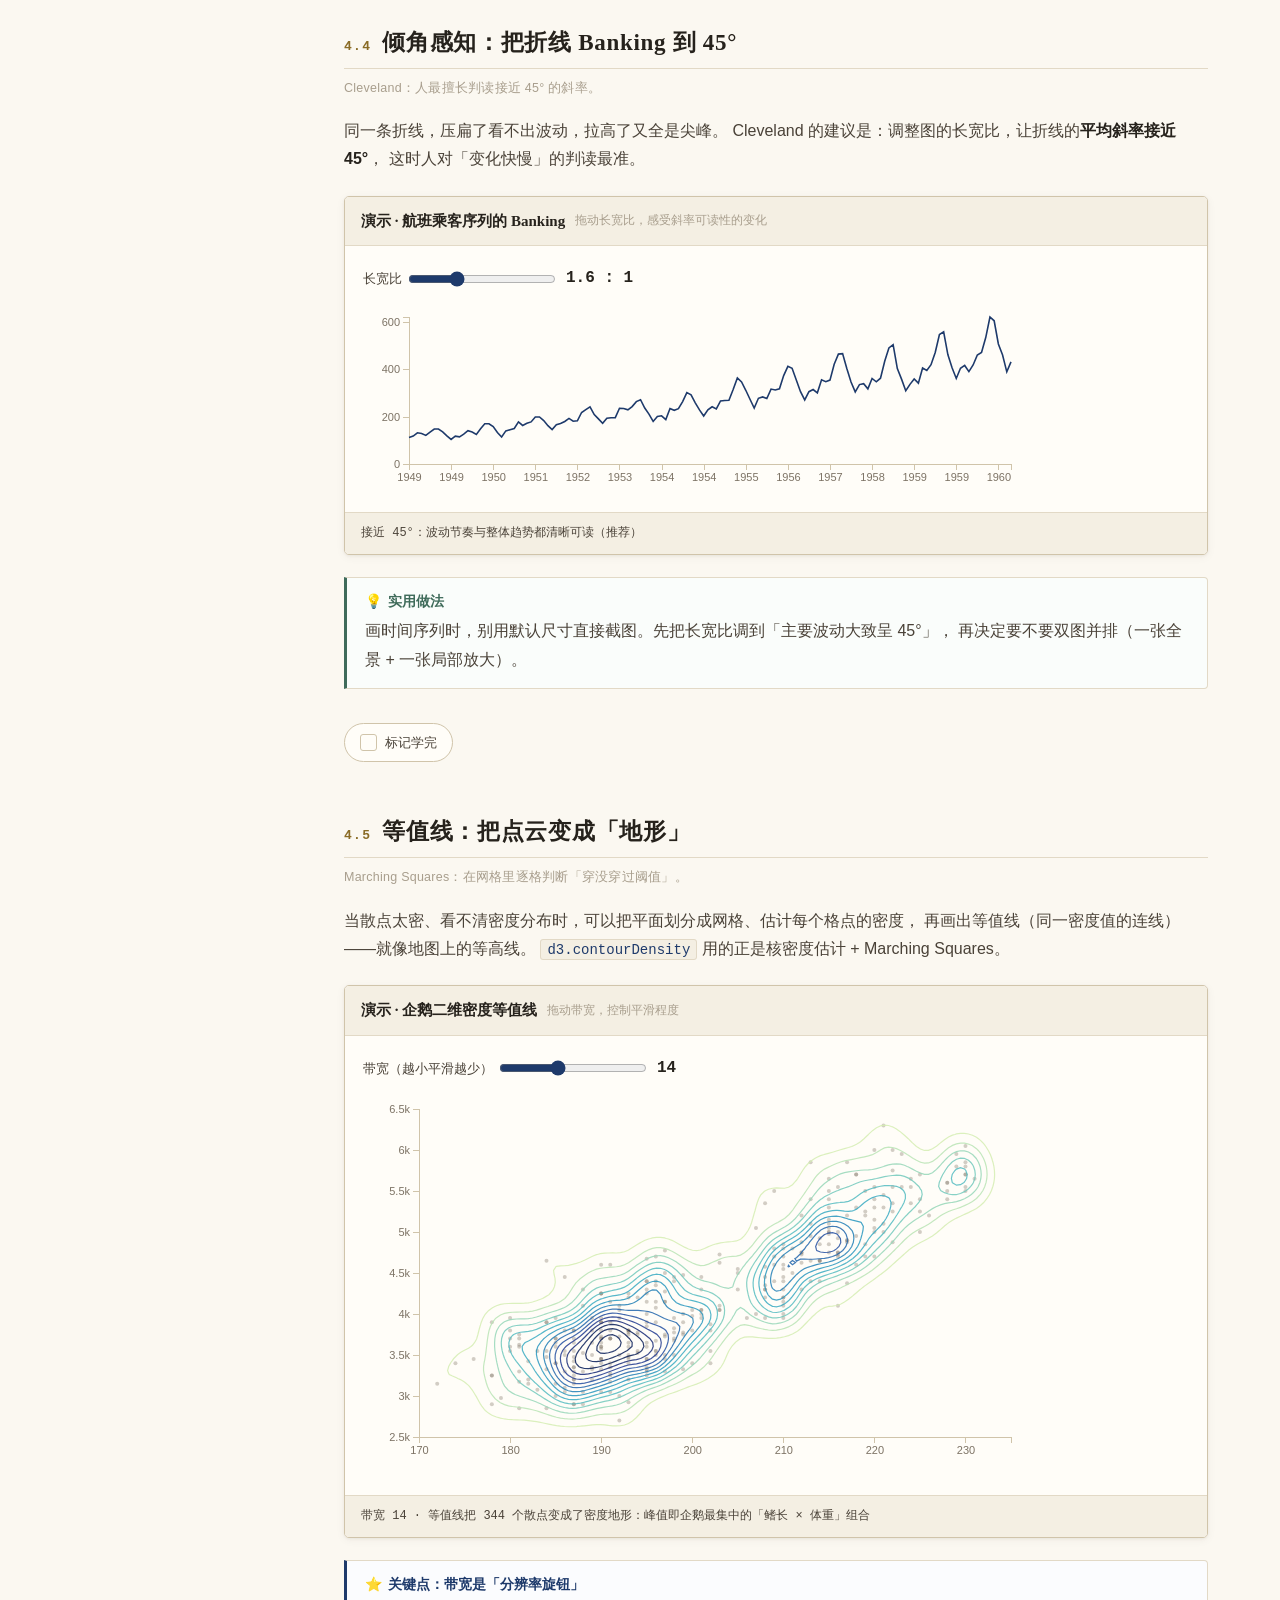
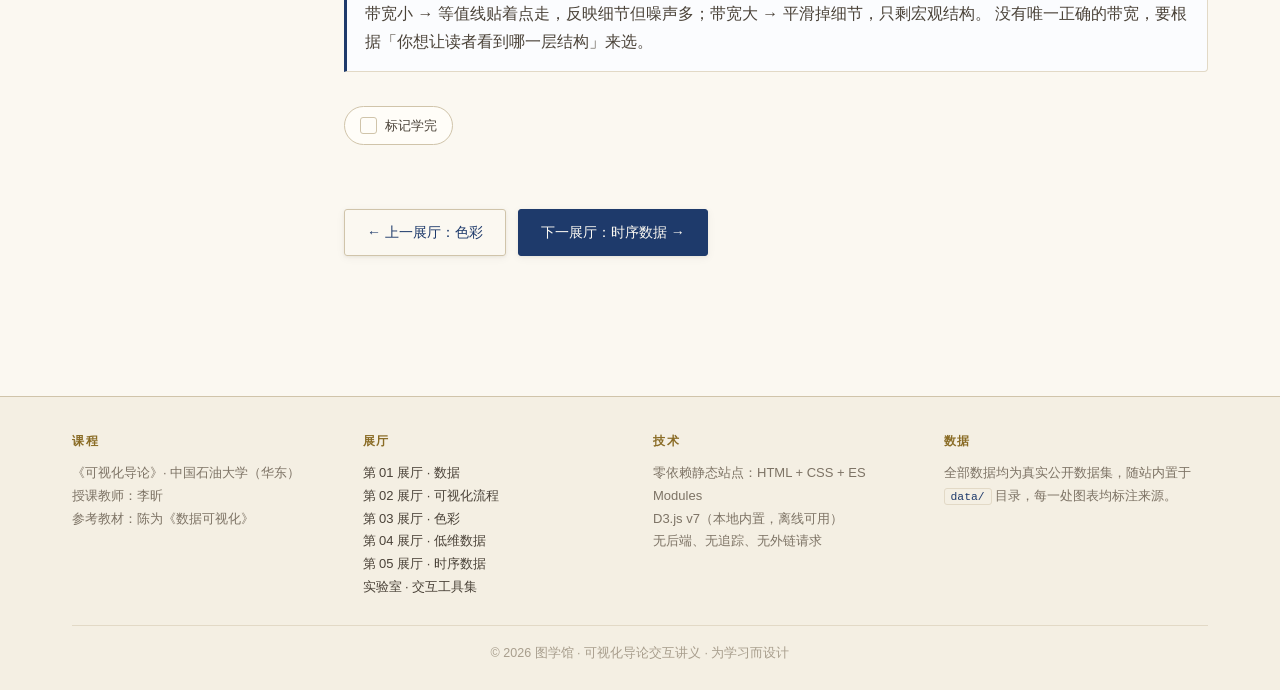
<file: ch04.html>
<!DOCTYPE html>
<html lang="zh-CN">
<head>
<meta charset="UTF-8">
<meta name="viewport" content="width=device-width, initial-scale=1.0">
<title>第四展厅 · 低维数据 | 图学馆</title>
<link rel="stylesheet" href="assets/css/gallery.css">
</head>
<body>

<header class="hall-head">
  <div class="wrap">
    <p class="eyebrow">Hall 04 · Low-Dimensional</p>
    <h1>第 四 展 厅 · 低 维 数 据</h1>
    <p class="en">A scatter plot is a beginning, not an answer.</p>
    <p class="lead">
      散点图画完只是开始。本厅用美国 50 州犯罪数据与企鹅数据做四件事：
      <strong>把绝对量换成人均、把线性轴换成对数轴、加一条拟合线、把折线调整到 45°</strong>——
      每一步都在让图更接近「能回答问题」。
    </p>
    <div class="kicker">
      <span class="tag cobalt">总量 → 人均</span>
      <span class="tag cobalt">线性 / 对数轴</span>
      <span class="tag cobalt">曲线拟合</span>
      <span class="tag">Cleveland 45°</span>
      <span class="tag jade">等值线</span>
    </div>
  </div>
</header>

<div class="wrap">
  <div class="layout">

    <aside class="toc">
      <h4>本厅目录</h4>
      <ol>
        <li><a href="#s1">4.1 数据转换</a></li>
        <li><a href="#s2">4.2 坐标轴变换</a></li>
        <li><a href="#s3">4.3 曲线拟合</a></li>
        <li><a href="#s4">4.4 倾角感知 45°</a></li>
        <li><a href="#s5">4.5 等值线</a></li>
      </ol>
      <div class="toc-note">
        数据：<code>crime.csv</code>（美国 50 州，真实）与
        <code>penguins.csv</code>（344 只企鹅，真实）。
      </div>
    </aside>

    <main>

      <!-- ════════ 4.1 ════════ -->
      <section class="sec rv" id="s1">
        <h2><span class="n">4.1</span>数据转换：总量 → 人均</h2>
        <p class="sub">同一个问题，两种答案——取决于你有没有除以人口。</p>

        <p>
          「哪个州谋杀案最多？」按<strong>总量</strong>排，加利福尼亚第一；按<strong>人均</strong>排，
          加州根本排不进前列。这不是图表技巧，而是<strong>问题本身变了</strong>：
          前者回答「案件发生在哪里」，后者回答「哪里的人更可能遇害」。
        </p>

        <div class="demo">
          <div class="demo-head">
            <span class="dt">演示 · 谋杀案排名</span>
            <span class="dsub">切换「总量 / 人均」，看排名如何翻盘</span>
            <span class="spacer"></span>
            <button class="btn-sm on" data-m="count">总量（件）</button>
            <button class="btn-sm" data-m="rate">人均（每 10 万人）</button>
          </div>
          <div class="demo-body"><div id="rateChart"></div></div>
          <div class="demo-foot"><span class="rd" id="rateStat"></span></div>
        </div>

        <div class="note key">
          <h4><span class="ic">⭐</span>关键点：先标准化，再比较</h4>
          <p>凡是比较「规模不同的总体」之间的指标，几乎都应该做<strong>标准化</strong>：
          犯罪率 = 案件数 ÷ 人口、增长率 = 增量 ÷ 基数、人均 GDP = GDP ÷ 人口。
          不除以基数的绝对量，比较的是「总体大小」而不是「现象强度」。</p>
        </div>

        <div class="donebox" data-sec="ch04-s1"></div>
      </section>

      <!-- ════════ 4.2 ════════ -->
      <section class="sec rv" id="s2">
        <h2><span class="n">4.2</span>坐标轴变换：什么时候该用对数轴</h2>
        <p class="sub">线性轴看「差」，对数轴看「倍」。</p>

        <div class="demo">
          <div class="demo-head">
            <span class="dt">演示 · 人口 vs 谋杀案数</span>
            <span class="dsub">切换两轴的线性 / 对数，观察点的分布</span>
          </div>
          <div class="demo-body">
            <div class="ctl">
              <label>X 轴（人口）：<select id="axX"><option value="linear">线性</option><option value="log" selected>对数</option></select></label>
              <label>Y 轴（谋杀案）：<select id="axY"><option value="linear">线性</option><option value="log" selected>对数</option></select></label>
            </div>
            <div id="axisChart"></div>
          </div>
          <div class="demo-foot"><span class="rd" id="axisStat"></span></div>
        </div>

        <div class="note key">
          <h4><span class="ic">⭐</span>关键点：对数轴的三个信号</h4>
          <ul>
            <li>数据跨越<strong>多个数量级</strong>（人口从 50 万到 3000 万）。</li>
            <li>你关心的是<strong>比例 / 倍数</strong>关系，而不是绝对差值。</li>
            <li>「均匀分布的指数关系」在对数轴上会变成直线，更容易识别。</li>
          </ul>
        </div>

        <div class="note warn">
          <h4><span class="ic">⚠</span>坑：对数轴不能表示 0 和负数</h4>
          <p><code>log(0)</code> 无定义，<code>log(负数)</code> 不存在。数据里有 0 时要先处理（+1、或换用 symlog 轴），否则那些点会静默消失，造成误导。</p>
        </div>

        <div class="donebox" data-sec="ch04-s2"></div>
      </section>

      <!-- ════════ 4.3 ════════ -->
      <section class="sec rv" id="s3">
        <h2><span class="n">4.3</span>曲线拟合：让散点「说出」趋势</h2>
        <p class="sub">拟合线不是装饰，是对「关系」的一次显式建模。</p>

        <div class="demo">
          <div class="demo-head">
            <span class="dt">演示 · 企鹅体重 vs 鳍长</span>
            <span class="dsub">切换拟合方式，看残差</span>
          </div>
          <div class="demo-body">
            <div class="ctl">
              <span style="font-size:13px">拟合方式：</span>
              <button class="chip on" data-f="none">无</button>
              <button class="chip" data-f="linear">线性</button>
              <button class="chip" data-f="quad">二次</button>
              <button class="chip" data-f="cubic">三次</button>
              <button class="chip" data-f="movavg">移动平均</button>
            </div>
            <div id="fitChart"></div>
          </div>
          <div class="demo-foot"><span class="rd" id="fitStat"></span></div>
        </div>

        <div class="note key">
          <h4><span class="ic">⭐</span>关键点：阶数越高越「贴合」，越可能「过拟合」</h4>
          <p>三次曲线会跟着噪声拐来拐去，R² 更高却不一定更真实。判断标准是<strong>残差</strong>：
          如果残差还呈现系统性形状（比如 U 形），说明模型漏掉了结构；如果残差是随机噪声，模型就够了。</p>
        </div>

        <div class="donebox" data-sec="ch04-s3"></div>
      </section>

      <!-- ════════ 4.4 ════════ -->
      <section class="sec rv" id="s4">
        <h2><span class="n">4.4</span>倾角感知：把折线 Banking 到 45°</h2>
        <p class="sub">Cleveland：人最擅长判读接近 45° 的斜率。</p>

        <p>
          同一条折线，压扁了看不出波动，拉高了又全是尖峰。
          Cleveland 的建议是：调整图的长宽比，让折线的<strong>平均斜率接近 45°</strong>，
          这时人对「变化快慢」的判读最准。
        </p>

        <div class="demo">
          <div class="demo-head">
            <span class="dt">演示 · 航班乘客序列的 Banking</span>
            <span class="dsub">拖动长宽比，感受斜率可读性的变化</span>
          </div>
          <div class="demo-body">
            <div class="ctl"><label>长宽比 <input type="range" id="aspR" min="5" max="40" value="16"></label><b id="aspRv" style="font-family:var(--mono)"></b></div>
            <div id="bankChart"></div>
          </div>
          <div class="demo-foot"><span class="rd" id="bankStat"></span></div>
        </div>

        <div class="note tip">
          <h4><span class="ic">💡</span>实用做法</h4>
          <p>画时间序列时，别用默认尺寸直接截图。先把长宽比调到「主要波动大致呈 45°」，
          再决定要不要双图并排（一张全景 + 一张局部放大）。</p>
        </div>

        <div class="donebox" data-sec="ch04-s4"></div>
      </section>

      <!-- ════════ 4.5 ════════ -->
      <section class="sec rv" id="s5">
        <h2><span class="n">4.5</span>等值线：把点云变成「地形」</h2>
        <p class="sub">Marching Squares：在网格里逐格判断「穿没穿过阈值」。</p>

        <p>
          当散点太密、看不清密度分布时，可以把平面划分成网格、估计每个格点的密度，
          再画出等值线（同一密度值的连线）——就像地图上的等高线。
          <code>d3.contourDensity</code> 用的正是核密度估计 + Marching Squares。
        </p>

        <div class="demo">
          <div class="demo-head">
            <span class="dt">演示 · 企鹅二维密度等值线</span>
            <span class="dsub">拖动带宽，控制平滑程度</span>
          </div>
          <div class="demo-body">
            <div class="ctl"><label>带宽（越小平滑越少） <input type="range" id="densBW" min="4" max="30" value="14"></label><b id="densBWv" style="font-family:var(--mono)"></b></div>
            <div id="densChart"></div>
          </div>
          <div class="demo-foot"><span class="rd" id="densStat"></span></div>
        </div>

        <div class="note key">
          <h4><span class="ic">⭐</span>关键点：带宽是「分辨率旋钮」</h4>
          <p>带宽小 → 等值线贴着点走，反映细节但噪声多；带宽大 → 平滑掉细节，只剩宏观结构。
          没有唯一正确的带宽，要根据「你想让读者看到哪一层结构」来选。</p>
        </div>

        <div class="donebox" data-sec="ch04-s5"></div>
      </section>

      <div style="padding:10px 0 40px;display:flex;gap:12px;flex-wrap:wrap">
        <a class="btn ghost" href="ch03.html">← 上一展厅：色彩</a>
        <a class="btn" href="ch05.html">下一展厅：时序数据 →</a>
      </div>

    </main>
  </div>
</div>

<script src="assets/js/d3.v7.min.js"></script>
<script src="assets/js/common.js"></script>
<script src="assets/js/refs.js"></script>
<script src="assets/js/ch04.js"></script>
</body>
</html>
</file>
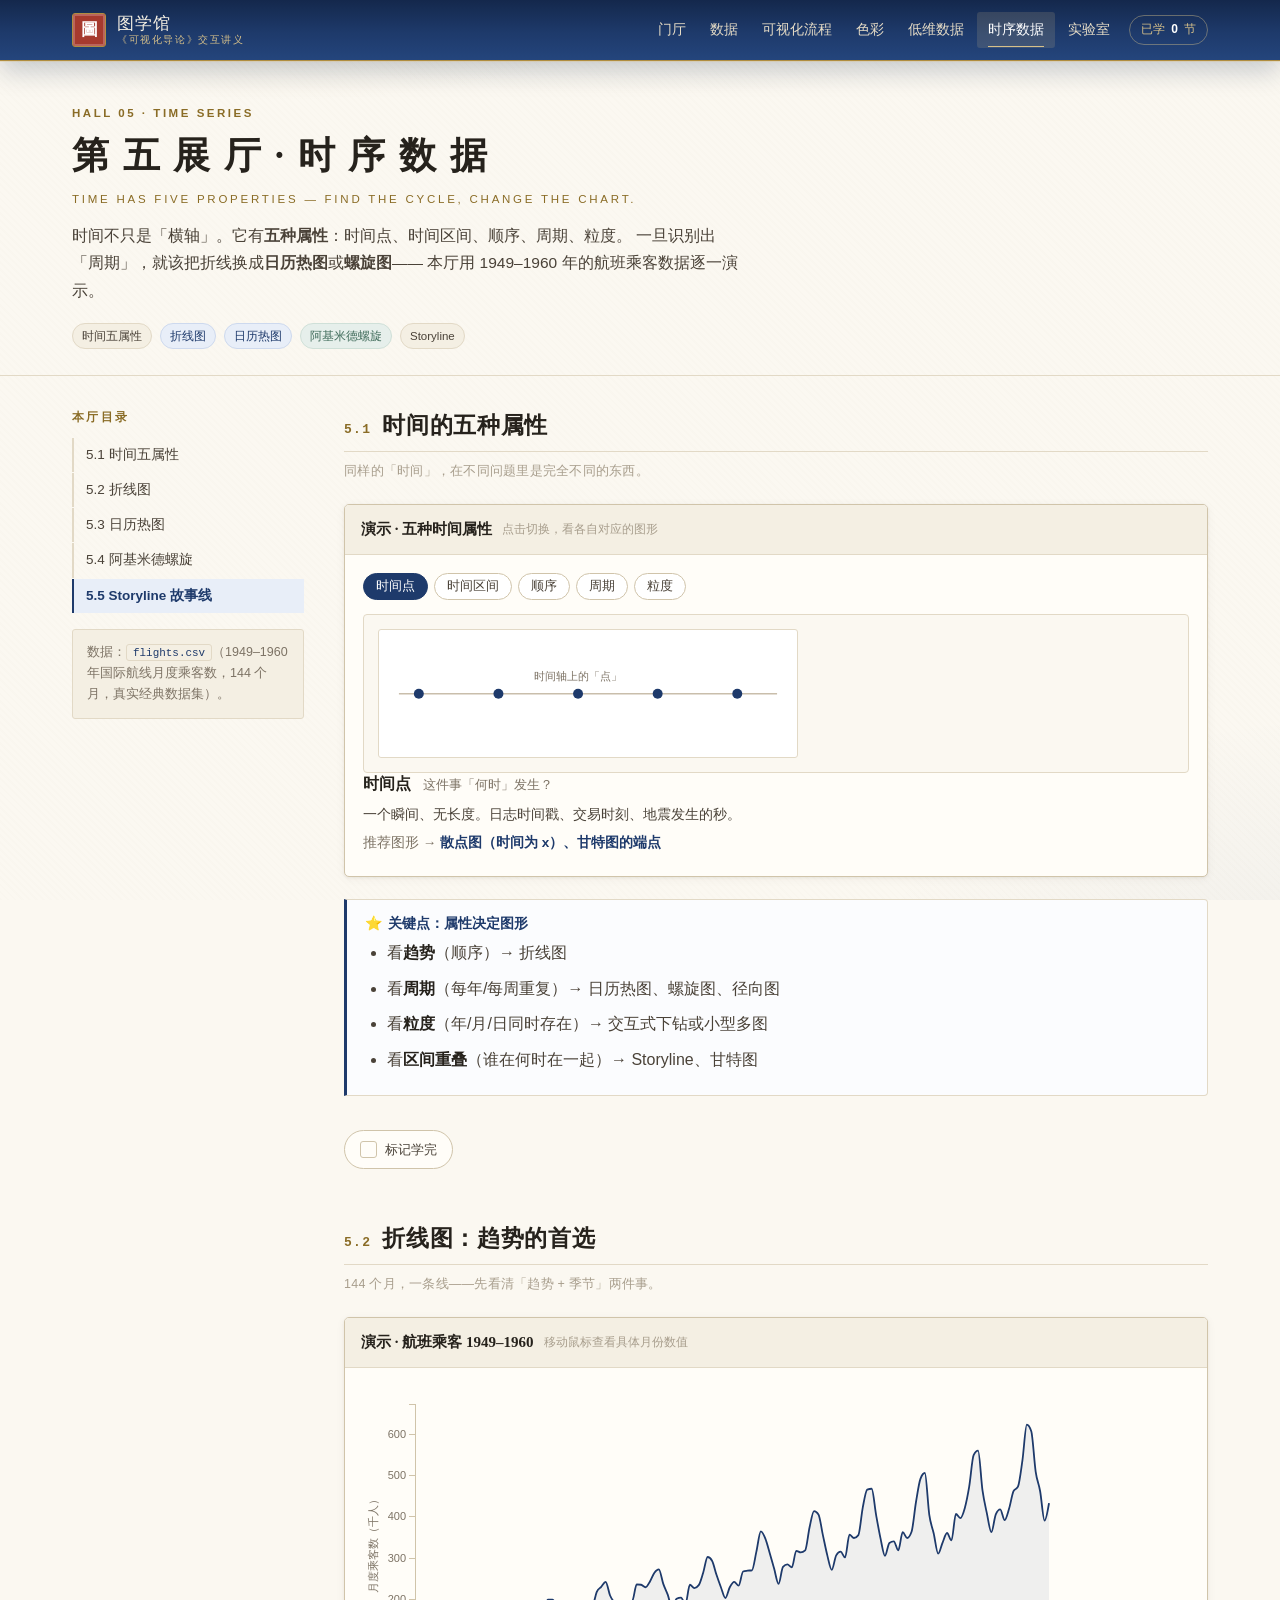
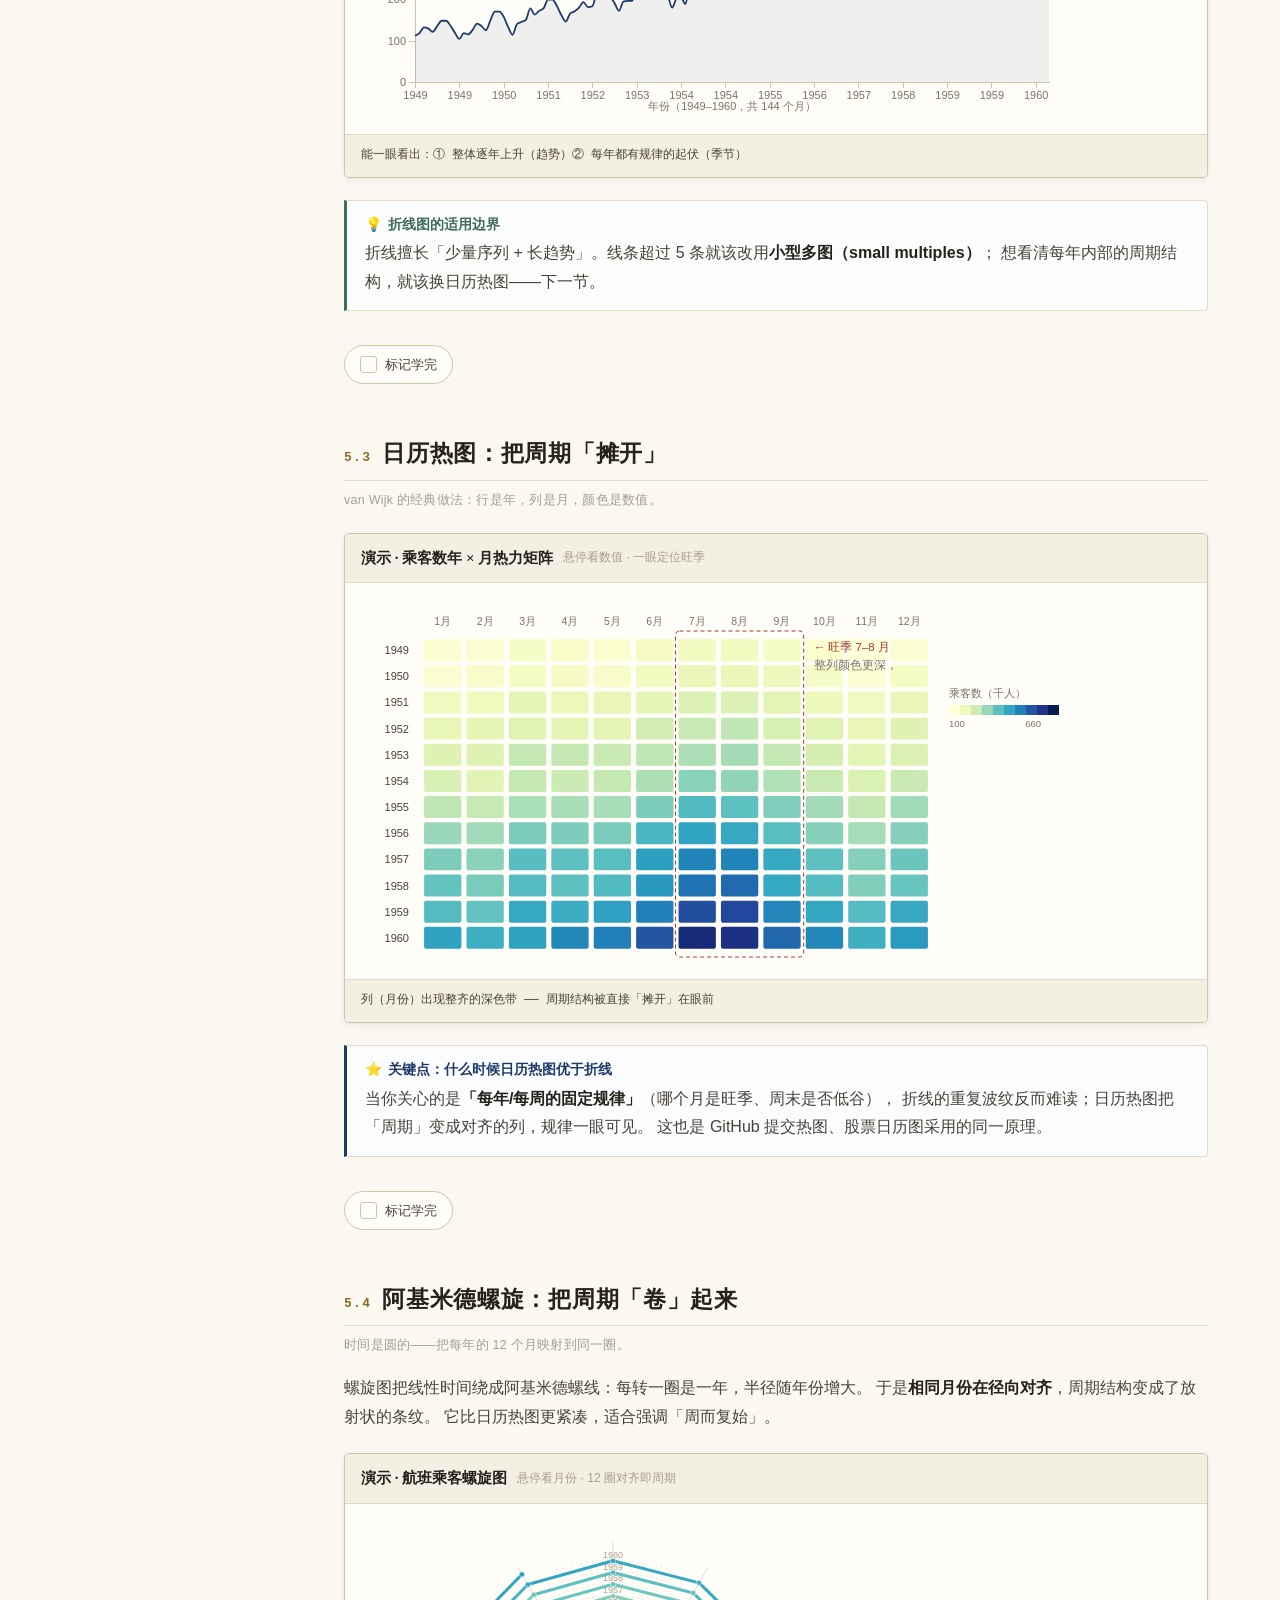
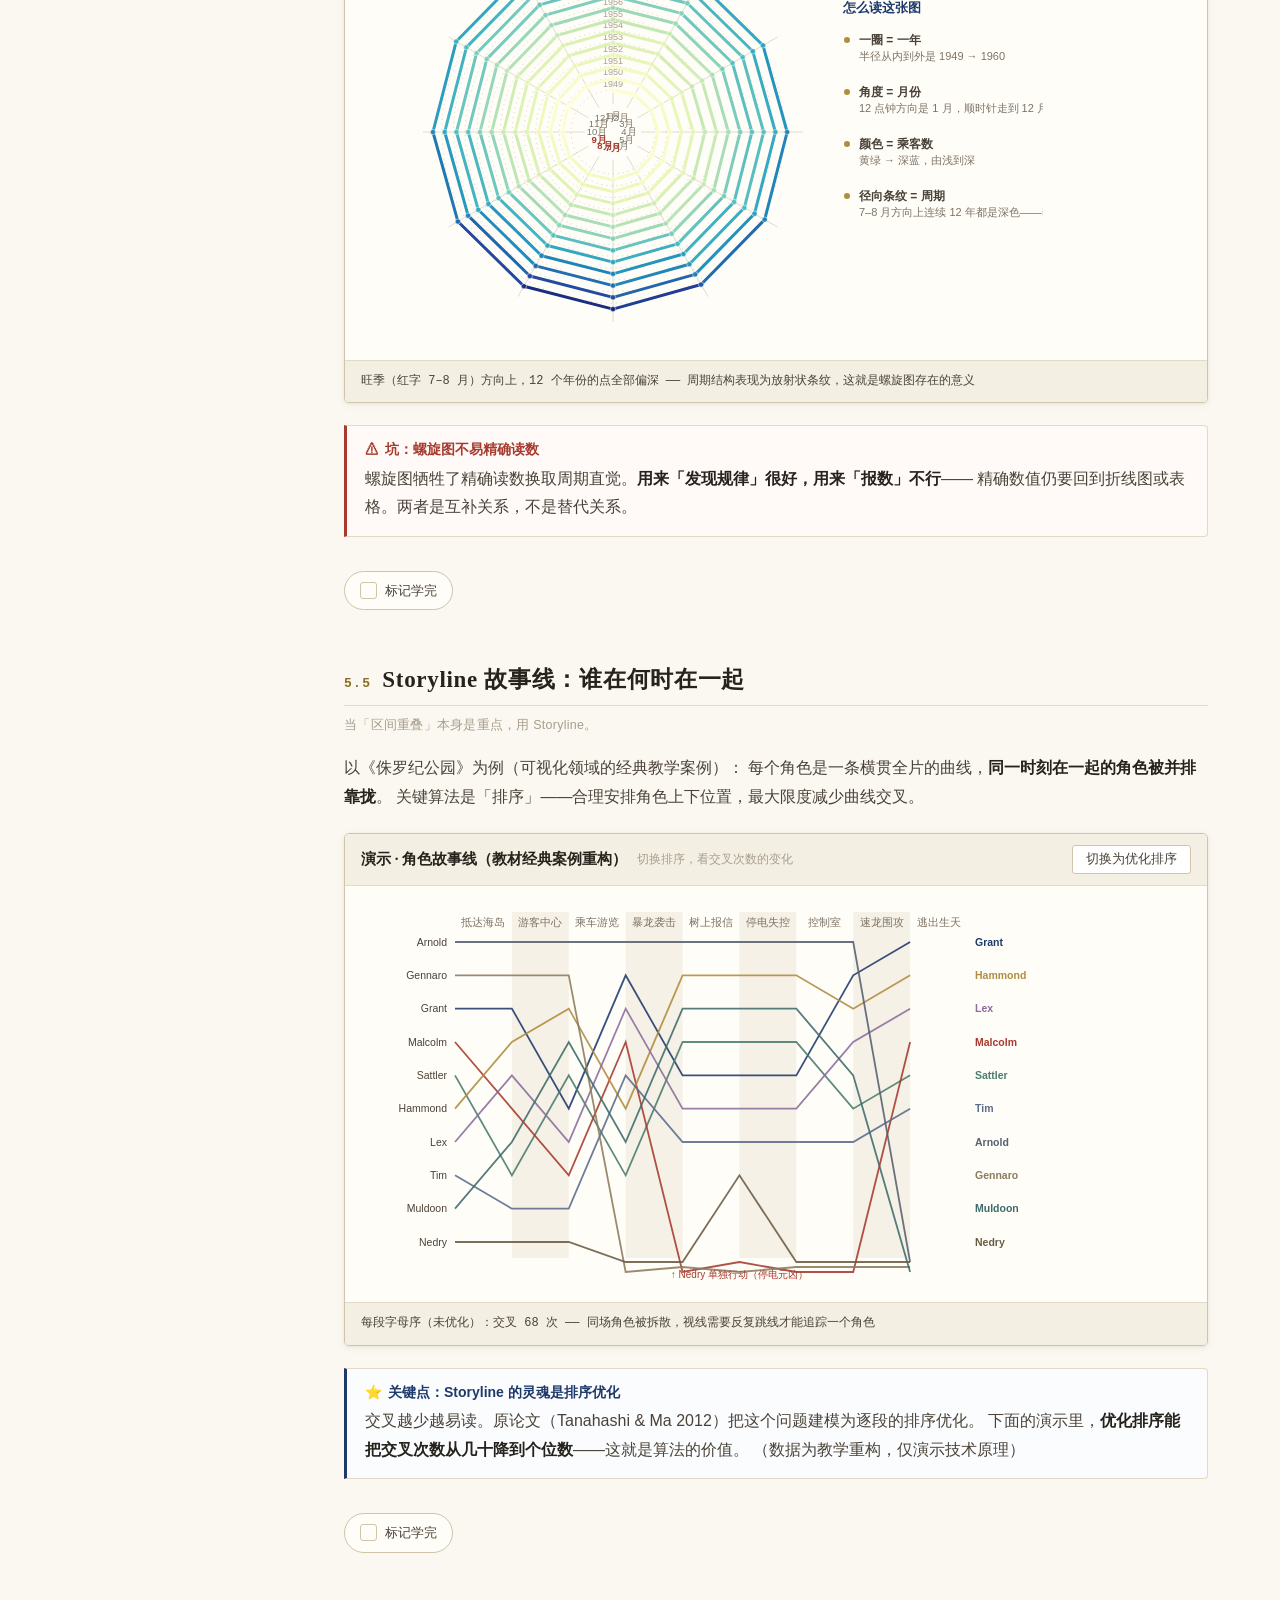
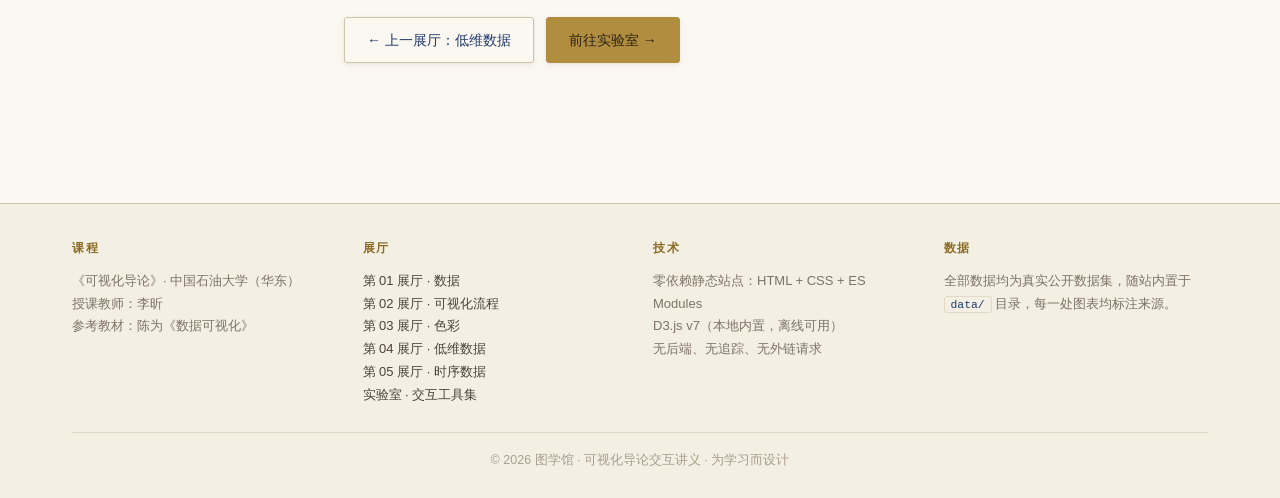
<file: ch05.html>
<!DOCTYPE html>
<html lang="zh-CN">
<head>
<meta charset="UTF-8">
<meta name="viewport" content="width=device-width, initial-scale=1.0">
<title>第五展厅 · 时序数据 | 图学馆</title>
<link rel="stylesheet" href="assets/css/gallery.css">
</head>
<body>

<header class="hall-head">
  <div class="wrap">
    <p class="eyebrow">Hall 05 · Time Series</p>
    <h1>第 五 展 厅 · 时 序 数 据</h1>
    <p class="en">Time has five properties — find the cycle, change the chart.</p>
    <p class="lead">
      时间不只是「横轴」。它有<strong>五种属性</strong>：时间点、时间区间、顺序、周期、粒度。
      一旦识别出「周期」，就该把折线换成<strong>日历热图</strong>或<strong>螺旋图</strong>——
      本厅用 1949–1960 年的航班乘客数据逐一演示。
    </p>
    <div class="kicker">
      <span class="tag">时间五属性</span>
      <span class="tag cobalt">折线图</span>
      <span class="tag cobalt">日历热图</span>
      <span class="tag jade">阿基米德螺旋</span>
      <span class="tag">Storyline</span>
    </div>
  </div>
</header>

<div class="wrap">
  <div class="layout">

    <aside class="toc">
      <h4>本厅目录</h4>
      <ol>
        <li><a href="#s1">5.1 时间五属性</a></li>
        <li><a href="#s2">5.2 折线图</a></li>
        <li><a href="#s3">5.3 日历热图</a></li>
        <li><a href="#s4">5.4 阿基米德螺旋</a></li>
        <li><a href="#s5">5.5 Storyline 故事线</a></li>
      </ol>
      <div class="toc-note">
        数据：<code>flights.csv</code>（1949–1960 年国际航线月度乘客数，144 个月，真实经典数据集）。
      </div>
    </aside>

    <main>

      <!-- ════════ 5.1 ════════ -->
      <section class="sec rv" id="s1">
        <h2><span class="n">5.1</span>时间的五种属性</h2>
        <p class="sub">同样的「时间」，在不同问题里是完全不同的东西。</p>

        <div class="demo">
          <div class="demo-head"><span class="dt">演示 · 五种时间属性</span><span class="dsub">点击切换，看各自对应的图形</span></div>
          <div class="demo-body">
            <div class="chips" id="timeChips" style="margin-bottom:14px"></div>
            <div id="timeInfo"></div>
          </div>
        </div>

        <div class="note key">
          <h4><span class="ic">⭐</span>关键点：属性决定图形</h4>
          <ul>
            <li>看<strong>趋势</strong>（顺序）→ 折线图</li>
            <li>看<strong>周期</strong>（每年/每周重复）→ 日历热图、螺旋图、径向图</li>
            <li>看<strong>粒度</strong>（年/月/日同时存在）→ 交互式下钻或小型多图</li>
            <li>看<strong>区间重叠</strong>（谁在何时在一起）→ Storyline、甘特图</li>
          </ul>
        </div>

        <div class="donebox" data-sec="ch05-s1"></div>
      </section>

      <!-- ════════ 5.2 ════════ -->
      <section class="sec rv" id="s2">
        <h2><span class="n">5.2</span>折线图：趋势的首选</h2>
        <p class="sub">144 个月，一条线——先看清「趋势 + 季节」两件事。</p>

        <div class="demo">
          <div class="demo-head"><span class="dt">演示 · 航班乘客 1949–1960</span><span class="dsub">移动鼠标查看具体月份数值</span></div>
          <div class="demo-body"><div id="lineChart"></div></div>
          <div class="demo-foot"><span class="rd">能一眼看出：① 整体逐年上升（趋势）② 每年都有规律的起伏（季节）</span></div>
        </div>

        <div class="note tip">
          <h4><span class="ic">💡</span>折线图的适用边界</h4>
          <p>折线擅长「少量序列 + 长趋势」。线条超过 5 条就该改用<strong>小型多图（small multiples）</strong>；
          想看清每年内部的周期结构，就该换日历热图——下一节。</p>
        </div>

        <div class="donebox" data-sec="ch05-s2"></div>
      </section>

      <!-- ════════ 5.3 ════════ -->
      <section class="sec rv" id="s3">
        <h2><span class="n">5.3</span>日历热图：把周期「摊开」</h2>
        <p class="sub">van Wijk 的经典做法：行是年，列是月，颜色是数值。</p>

        <div class="demo">
          <div class="demo-head"><span class="dt">演示 · 乘客数年 × 月热力矩阵</span><span class="dsub">悬停看数值 · 一眼定位旺季</span></div>
          <div class="demo-body"><div id="calChart"></div></div>
          <div class="demo-foot"><span class="rd">列（月份）出现整齐的深色带 —— 周期结构被直接「摊开」在眼前</span></div>
        </div>

        <div class="note key">
          <h4><span class="ic">⭐</span>关键点：什么时候日历热图优于折线</h4>
          <p>当你关心的是<strong>「每年/每周的固定规律」</strong>（哪个月是旺季、周末是否低谷），
          折线的重复波纹反而难读；日历热图把「周期」变成对齐的列，规律一眼可见。
          这也是 GitHub 提交热图、股票日历图采用的同一原理。</p>
        </div>

        <div class="donebox" data-sec="ch05-s3"></div>
      </section>

      <!-- ════════ 5.4 ════════ -->
      <section class="sec rv" id="s4">
        <h2><span class="n">5.4</span>阿基米德螺旋：把周期「卷」起来</h2>
        <p class="sub">时间是圆的——把每年的 12 个月映射到同一圈。</p>

        <p>
          螺旋图把线性时间绕成阿基米德螺线：每转一圈是一年，半径随年份增大。
          于是<strong>相同月份在径向对齐</strong>，周期结构变成了放射状的条纹。
          它比日历热图更紧凑，适合强调「周而复始」。
        </p>

        <div class="demo">
          <div class="demo-head"><span class="dt">演示 · 航班乘客螺旋图</span><span class="dsub">悬停看月份 · 12 圈对齐即周期</span></div>
          <div class="demo-body"><div id="spiralChart"></div></div>
          <div class="demo-foot"><span class="rd" id="spiralStat"></span></div>
        </div>

        <div class="note warn">
          <h4><span class="ic">⚠</span>坑：螺旋图不易精确读数</h4>
          <p>螺旋图牺牲了精确读数换取周期直觉。<strong>用来「发现规律」很好，用来「报数」不行</strong>——
          精确数值仍要回到折线图或表格。两者是互补关系，不是替代关系。</p>
        </div>

        <div class="donebox" data-sec="ch05-s4"></div>
      </section>

      <!-- ════════ 5.5 ════════ -->
      <section class="sec rv" id="s5">
        <h2><span class="n">5.5</span>Storyline 故事线：谁在何时在一起</h2>
        <p class="sub">当「区间重叠」本身是重点，用 Storyline。</p>

        <p>
          以《侏罗纪公园》为例（可视化领域的经典教学案例）：
          每个角色是一条横贯全片的曲线，<strong>同一时刻在一起的角色被并排靠拢</strong>。
          关键算法是「排序」——合理安排角色上下位置，最大限度减少曲线交叉。
        </p>

        <div class="demo">
          <div class="demo-head">
            <span class="dt">演示 · 角色故事线（教材经典案例重构）</span>
            <span class="dsub">切换排序，看交叉次数的变化</span>
            <span class="spacer"></span>
            <button class="btn-sm" id="storyToggle">切换为优化排序</button>
          </div>
          <div class="demo-body"><div id="storyChart"></div></div>
          <div class="demo-foot"><span class="rd" id="storyStat"></span></div>
        </div>

        <div class="note key">
          <h4><span class="ic">⭐</span>关键点：Storyline 的灵魂是排序优化</h4>
          <p>交叉越少越易读。原论文（Tanahashi &amp; Ma 2012）把这个问题建模为逐段的排序优化。
          下面的演示里，<strong>优化排序能把交叉次数从几十降到个位数</strong>——这就是算法的价值。
          （数据为教学重构，仅演示技术原理）</p>
        </div>

        <div class="donebox" data-sec="ch05-s5"></div>
      </section>

      <div style="padding:10px 0 40px;display:flex;gap:12px;flex-wrap:wrap">
        <a class="btn ghost" href="ch04.html">← 上一展厅：低维数据</a>
        <a class="btn gold" href="lab.html">前往实验室 →</a>
      </div>

    </main>
  </div>
</div>

<script src="assets/js/d3.v7.min.js"></script>
<script src="assets/js/common.js"></script>
<script src="assets/js/refs.js"></script>
<script src="assets/js/ch05.js"></script>
</body>
</html>
</file>
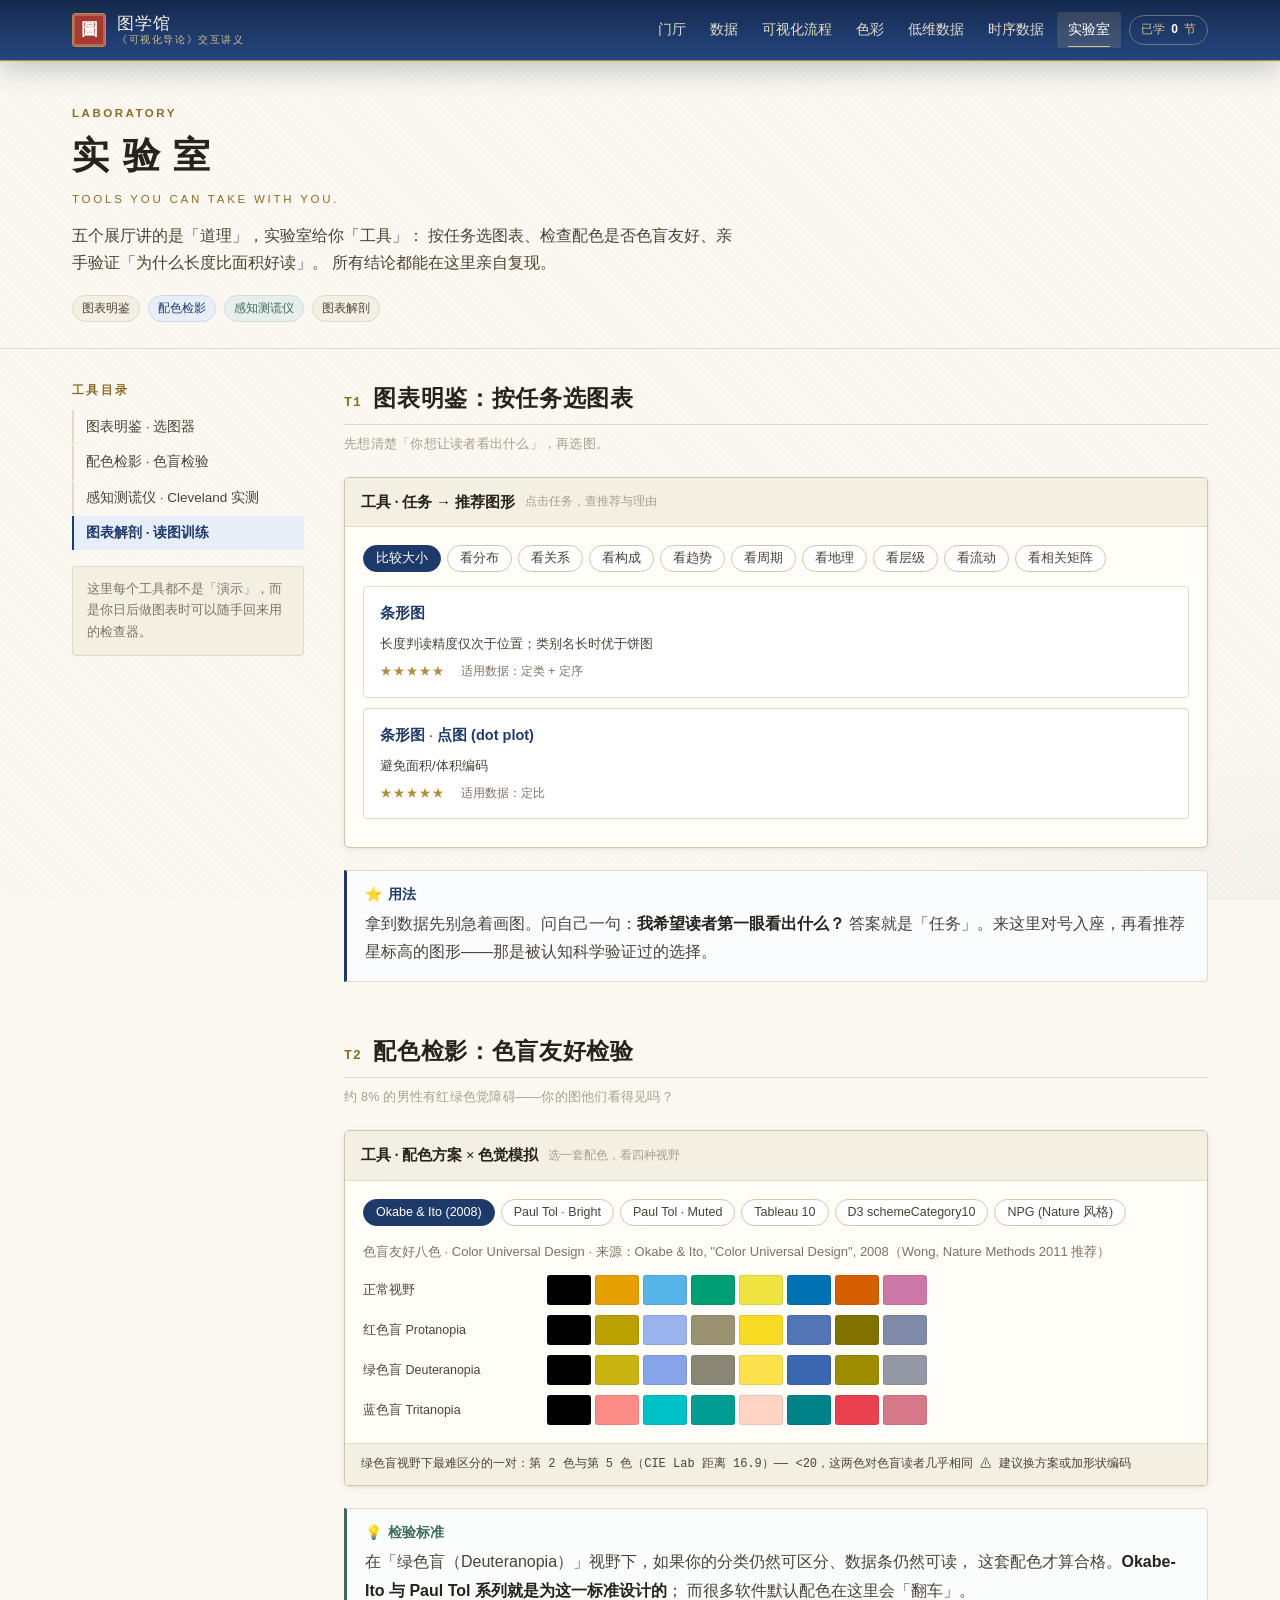
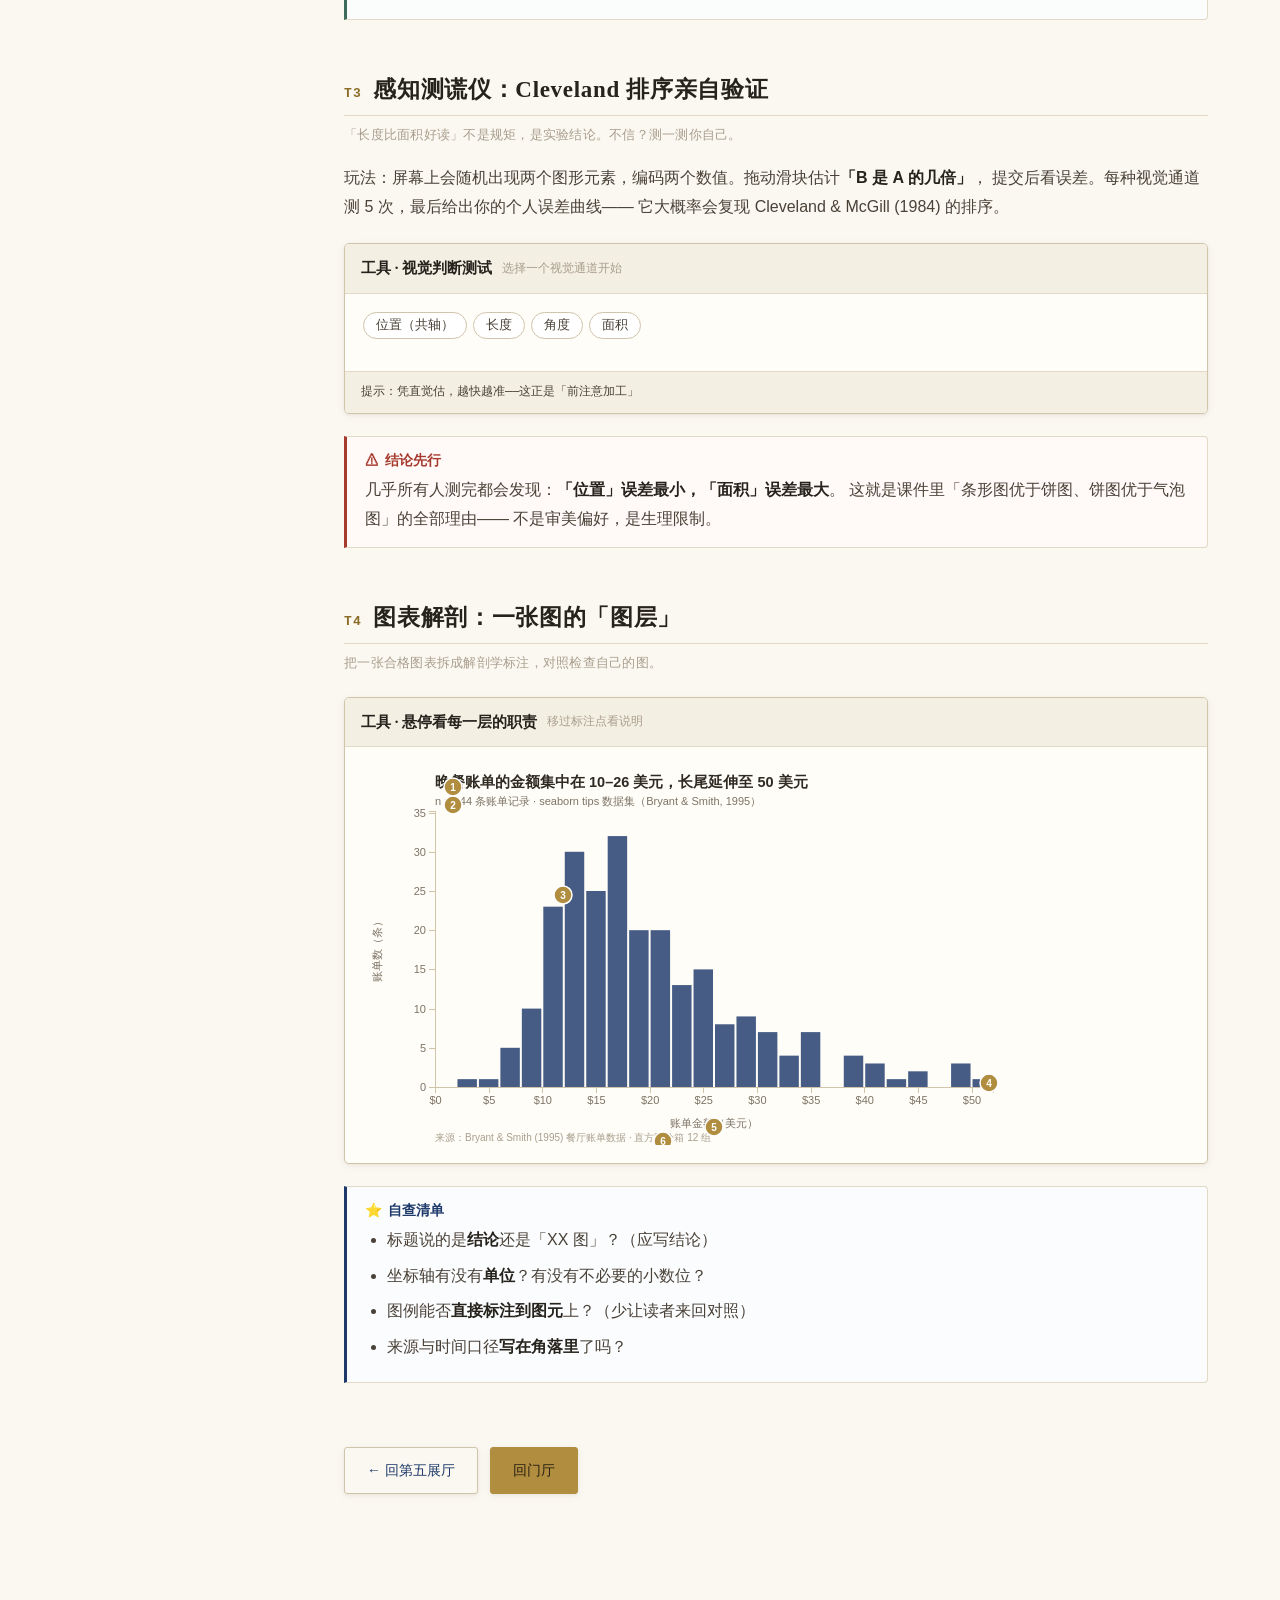
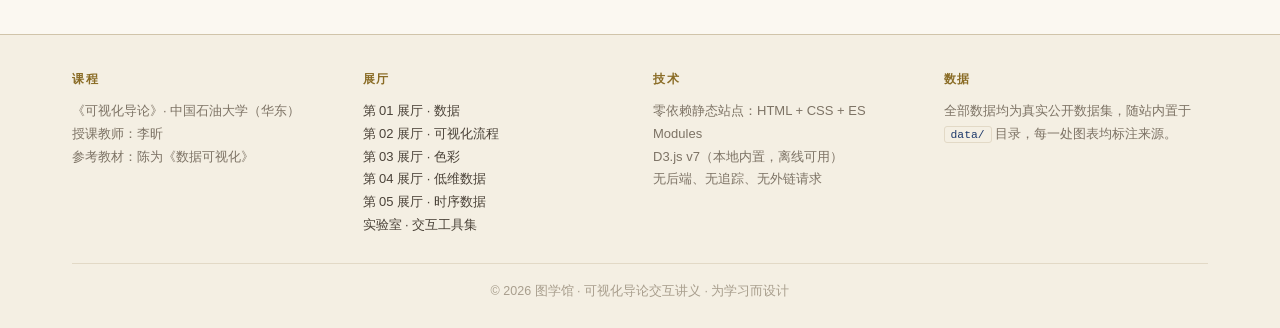
<file: lab.html>
<!DOCTYPE html>
<html lang="zh-CN">
<head>
<meta charset="UTF-8">
<meta name="viewport" content="width=device-width, initial-scale=1.0">
<title>实验室 · 图学馆</title>
<link rel="stylesheet" href="assets/css/gallery.css">
</head>
<body>

<header class="hall-head">
  <div class="wrap">
    <p class="eyebrow">Laboratory</p>
    <h1>实 验 室</h1>
    <p class="en">Tools you can take with you.</p>
    <p class="lead">
      五个展厅讲的是「道理」，实验室给你「工具」：
      按任务选图表、检查配色是否色盲友好、亲手验证「为什么长度比面积好读」。
      所有结论都能在这里亲自复现。
    </p>
    <div class="kicker">
      <span class="tag">图表明鉴</span>
      <span class="tag cobalt">配色检影</span>
      <span class="tag jade">感知测谎仪</span>
      <span class="tag">图表解剖</span>
    </div>
  </div>
</header>

<div class="wrap">
  <div class="layout">
    <aside class="toc">
      <h4>工具目录</h4>
      <ol>
        <li><a href="#t1">图表明鉴 · 选图器</a></li>
        <li><a href="#t2">配色检影 · 色盲检验</a></li>
        <li><a href="#t3">感知测谎仪 · Cleveland 实测</a></li>
        <li><a href="#t4">图表解剖 · 读图训练</a></li>
      </ol>
      <div class="toc-note">
        这里每个工具都不是「演示」，而是你日后做图表时可以随手回来用的检查器。
      </div>
    </aside>

    <main>

      <!-- ════════ T1 图表明鉴 ════════ -->
      <section class="sec rv" id="t1">
        <h2><span class="n">T1</span>图表明鉴：按任务选图表</h2>
        <p class="sub">先想清楚「你想让读者看出什么」，再选图。</p>

        <div class="demo">
          <div class="demo-head"><span class="dt">工具 · 任务 → 推荐图形</span><span class="dsub">点击任务，查推荐与理由</span></div>
          <div class="demo-body">
            <div class="chips" id="taskChips" style="margin-bottom:14px"></div>
            <div id="ruleCards"></div>
          </div>
        </div>

        <div class="note key">
          <h4><span class="ic">⭐</span>用法</h4>
          <p>拿到数据先别急着画图。问自己一句：<strong>我希望读者第一眼看出什么？</strong>
          答案就是「任务」。来这里对号入座，再看推荐星标高的图形——那是被认知科学验证过的选择。</p>
        </div>
      </section>

      <!-- ════════ T2 配色检影 ════════ -->
      <section class="sec rv" id="t2">
        <h2><span class="n">T2</span>配色检影：色盲友好检验</h2>
        <p class="sub">约 8% 的男性有红绿色觉障碍——你的图他们看得见吗？</p>

        <div class="demo">
          <div class="demo-head"><span class="dt">工具 · 配色方案 × 色觉模拟</span><span class="dsub">选一套配色，看四种视野</span></div>
          <div class="demo-body">
            <div class="chips" id="palChips" style="margin-bottom:14px"></div>
            <div id="palView"></div>
          </div>
          <div class="demo-foot"><span class="rd" id="palStat"></span></div>
        </div>

        <div class="note tip">
          <h4><span class="ic">💡</span>检验标准</h4>
          <p>在「绿色盲（Deuteranopia）」视野下，如果你的分类仍然可区分、数据条仍然可读，
          这套配色才算合格。<strong>Okabe-Ito 与 Paul Tol 系列就是为这一标准设计的</strong>；
          而很多软件默认配色在这里会「翻车」。</p>
        </div>
      </section>

      <!-- ════════ T3 感知测谎仪 ════════ -->
      <section class="sec rv" id="t3">
        <h2><span class="n">T3</span>感知测谎仪：Cleveland 排序亲自验证</h2>
        <p class="sub">「长度比面积好读」不是规矩，是实验结论。不信？测一测你自己。</p>

        <p>
          玩法：屏幕上会随机出现两个图形元素，编码两个数值。拖动滑块估计<strong>「B 是 A 的几倍」</strong>，
          提交后看误差。每种视觉通道测 5 次，最后给出你的个人误差曲线——
          它大概率会复现 Cleveland &amp; McGill (1984) 的排序。
        </p>

        <div class="demo">
          <div class="demo-head">
            <span class="dt">工具 · 视觉判断测试</span>
            <span class="dsub" id="quizSub">选择一个视觉通道开始</span>
            <span class="spacer"></span>
            <button class="btn-sm" id="quizNext" style="display:none">提交，下一题</button>
          </div>
          <div class="demo-body">
            <div class="chips" id="quizChips" style="margin-bottom:12px"></div>
            <div id="quizStage"></div>
            <div id="quizInput" style="margin-top:10px;display:none">
              <label style="font-size:13px;color:var(--ink-2)">B 是 A 的 <b id="quizEst" style="font-family:var(--mono);color:var(--cobalt)">1.0</b> 倍</label>
              <input type="range" id="quizSlider" min="10" max="200" value="100" style="width:320px;vertical-align:middle;margin-left:10px">
            </div>
            <div id="quizResult" style="margin-top:14px"></div>
          </div>
          <div class="demo-foot"><span class="rd" id="quizStat">提示：凭直觉估，越快越准——这正是「前注意加工」</span></div>
        </div>

        <div class="note warn">
          <h4><span class="ic">⚠</span>结论先行</h4>
          <p>几乎所有人测完都会发现：<strong>「位置」误差最小，「面积」误差最大</strong>。
          这就是课件里「条形图优于饼图、饼图优于气泡图」的全部理由——
          不是审美偏好，是生理限制。</p>
        </div>
      </section>

      <!-- ════════ T4 图表解剖 ════════ -->
      <section class="sec rv" id="t4">
        <h2><span class="n">T4</span>图表解剖：一张图的「图层」</h2>
        <p class="sub">把一张合格图表拆成解剖学标注，对照检查自己的图。</p>

        <div class="demo">
          <div class="demo-head"><span class="dt">工具 · 悬停看每一层的职责</span><span class="dsub">移过标注点看说明</span></div>
          <div class="demo-body"><div id="anatomy"></div></div>
        </div>

        <div class="note key">
          <h4><span class="ic">⭐</span>自查清单</h4>
          <ul>
            <li>标题说的是<strong>结论</strong>还是「XX 图」？（应写结论）</li>
            <li>坐标轴有没有<strong>单位</strong>？有没有不必要的小数位？</li>
            <li>图例能否<strong>直接标注到图元</strong>上？（少让读者来回对照）</li>
            <li>来源与时间口径<strong>写在角落里</strong>了吗？</li>
          </ul>
        </div>
      </section>

      <div style="padding:10px 0 40px;display:flex;gap:12px;flex-wrap:wrap">
        <a class="btn ghost" href="ch05.html">← 回第五展厅</a>
        <a class="btn gold" href="index.html">回门厅</a>
      </div>

    </main>
  </div>
</div>

<script src="assets/js/d3.v7.min.js"></script>
<script src="assets/js/common.js"></script>
<script src="assets/js/refs.js"></script>
<script src="assets/js/lab.js"></script>
</body>
</html>
</file>
<file: assets/css/gallery.css>
/* ═══════════════════════════════════════════════════════════════════════════
   图学馆 · The Visual Grammar Gallery
   《可视化导论》交互讲义 —— 视觉体系

   设计主张：典雅、克制、可读。
   · 象牙纸底 + 深钴蓝 + 鎏金，取中国古典册页与美术馆陈列之意
   · 全站明亮底，深色仅用于门楣与铭牌，杜绝光污染
   · 一切动效服务于"理解"，不服务于"炫技"
   ═══════════════════════════════════════════════════════════════════════════ */

:root {
  /* —— 纸与墨 —— */
  --paper:        #fbf8f1;
  --paper-2:      #f4efe3;
  --paper-3:      #ece5d5;
  --card:         #fffdf8;
  --ink:          #26221c;
  --ink-2:        #4a4238;
  --ink-soft:     #7d7365;
  --ink-faint:    #a89e8d;

  /* —— 三色点缀 —— */
  --cobalt:       #1e3a6b;
  --cobalt-2:     #2c5193;
  --cobalt-soft:  #e8eef8;
  --gold:         #b08d3f;
  --gold-2:       #d6c08a;
  --gold-deep:    #8a6c26;
  --seal:         #a63a2e;   /* 印章朱砂 */
  --seal-soft:    #f5e6e2;
  --jade:         #3f6b5a;   /* 青瓷 */
  --jade-soft:    #e6efeb;

  /* —— 线 —— */
  --line:         #e2d9c6;
  --line-2:       #d0c4aa;

  /* —— 影 —— */
  --sh-1: 0 1px 3px rgba(58,48,28,.06), 0 2px 10px rgba(58,48,28,.05);
  --sh-2: 0 4px 14px rgba(58,48,28,.09), 0 12px 32px rgba(58,48,28,.07);
  --sh-3: 0 10px 34px rgba(58,48,28,.14);

  /* —— 字体 —— */
  --serif: "Palatino Linotype","Book Antiqua",Palatino,Georgia,
           "Songti SC","STSong","Source Han Serif SC","Noto Serif SC","SimSun",serif;
  --sans: -apple-system,BlinkMacSystemFont,"Segoe UI","PingFang SC",
          "Hiragino Sans GB","Microsoft YaHei",sans-serif;
  --mono: "Cascadia Code","SF Mono",Consolas,"Courier New",monospace;

  --topbar-h: 60px;
  --maxw: 1180px;
}

* { box-sizing: border-box; margin: 0; padding: 0; }

html { scroll-behavior: smooth; }
@media (prefers-reduced-motion: reduce) { html { scroll-behavior: auto; } }

body {
  font-family: var(--sans);
  color: var(--ink);
  font-size: 16px;
  line-height: 1.78;
  background-color: var(--paper);
  background-image:
    radial-gradient(1200px 500px at 50% -220px, rgba(176,141,63,.10), transparent 64%),
    radial-gradient(900px 500px at 108% 112%, rgba(30,58,107,.055), transparent 60%),
    repeating-linear-gradient(45deg, rgba(122,100,58,.013) 0 2px, transparent 2px 5px);
  background-attachment: fixed;
  -webkit-font-smoothing: antialiased;
  text-rendering: optimizeLegibility;
}

::selection { background: rgba(176,141,63,.28); }

/* ══════════════════ 门楣 Topbar ══════════════════ */
.topbar {
  position: sticky; top: 0; z-index: 100;
  background: linear-gradient(180deg,#14284c 0%, var(--cobalt) 55%, #24457c 100%);
  color: #f4efe2;
  border-bottom: 1px solid var(--gold);
  box-shadow: 0 1px 0 rgba(214,192,138,.35), 0 10px 26px rgba(20,40,76,.22);
}
.topbar-inner {
  max-width: var(--maxw); margin: 0 auto;
  display: flex; align-items: center; gap: 18px;
  padding: 0 22px; height: var(--topbar-h);
}
.brand { display: flex; align-items: center; gap: 11px; text-decoration: none; color: inherit; flex: 0 0 auto; }
.brand-seal {
  width: 34px; height: 34px; flex: 0 0 34px;
  border: 1px solid var(--gold); border-radius: 3px;
  background: var(--seal);
  display: grid; place-items: center;
  font-family: var(--serif); font-size: 17px; color: #fff; font-weight: 600;
  box-shadow: inset 0 0 0 2px rgba(255,255,255,.22);
  letter-spacing: 0;
}
.brand-txt { display: flex; flex-direction: column; line-height: 1.2; }
.brand-cn { font-family: var(--serif); font-size: 16.5px; letter-spacing: .06em; }
.brand-en { font-size: 10px; letter-spacing: .16em; color: var(--gold-2); text-transform: uppercase; }

.topnav { display: flex; align-items: center; gap: 2px; margin-left: auto; flex-wrap: wrap; }
.topnav a {
  color: #e6dcc6; text-decoration: none; font-size: 13.5px;
  padding: 6px 11px; border-radius: 3px; transition: background .18s, color .18s;
  white-space: nowrap; position: relative;
}
.topnav a:hover { background: rgba(255,255,255,.09); color: #fff; }
.topnav a.on { color: #fff; background: rgba(214,192,138,.16); }
.topnav a.on::after {
  content: ''; position: absolute; left: 11px; right: 11px; bottom: 1px;
  height: 1.5px; background: var(--gold-2);
}

/* 进度徽标 */
.progress-chip {
  display: inline-flex; align-items: center; gap: 6px;
  font-size: 12px; color: var(--gold-2);
  border: 1px solid rgba(214,192,138,.42); border-radius: 20px;
  padding: 3px 11px; margin-left: 6px; font-variant-numeric: tabular-nums;
}
.progress-chip b { color: #fff; font-weight: 600; }

/* ══════════════════ 通用版式 ══════════════════ */
.wrap { max-width: var(--maxw); margin: 0 auto; padding: 0 22px; }

h1,h2,h3,h4 { font-family: var(--serif); font-weight: 600; line-height: 1.35; }

.eyebrow {
  font-size: 11.5px; letter-spacing: .22em; text-transform: uppercase;
  color: var(--gold-deep); font-weight: 700;
}

.rule-gold {
  height: 1px; background: linear-gradient(90deg, transparent, var(--gold), transparent);
  border: 0; margin: 0;
}
.rule-double {
  border: 0; height: 3px; margin: 0;
  border-top: 1px solid var(--gold); border-bottom: 1px solid var(--line-2);
}

.section { padding: 62px 0 10px; }
.section-head { margin-bottom: 30px; }
.section-head h2 {
  font-size: 27px; letter-spacing: .02em; margin-bottom: 8px;
  display: flex; align-items: baseline; gap: 12px; flex-wrap: wrap;
}
.section-head h2 .num {
  font-size: 13px; letter-spacing: .18em; color: var(--gold-deep);
  font-family: var(--mono); font-weight: 600;
}
.section-head .lead { color: var(--ink-2); max-width: 76ch; font-size: 15.5px; }

/* ══════════════════ 首页门厅 Hero ══════════════════ */
.hero {
  position: relative; overflow: hidden;
  padding: 74px 0 66px;
  border-bottom: 1px solid var(--line);
  background:
    radial-gradient(900px 340px at 50% -140px, rgba(176,141,63,.14), transparent 62%),
    linear-gradient(180deg, var(--paper-2), var(--paper));
}
.hero canvas { position: absolute; inset: 0; width: 100%; height: 100%; opacity: .5; pointer-events: none; }
.hero-inner { position: relative; text-align: center; max-width: 860px; margin: 0 auto; padding: 0 22px; }
.hero h1 {
  font-size: clamp(34px, 5.4vw, 54px); letter-spacing: .1em; margin: 14px 0 6px;
}
.hero .sub { font-size: clamp(14px, 1.7vw, 17.5px); color: var(--ink-2); letter-spacing: .04em; }
.hero .en {
  font-size: 11.5px; letter-spacing: .28em; color: var(--gold-deep);
  text-transform: uppercase; margin-top: 16px;
}
.hero .desc { margin: 22px auto 0; max-width: 62ch; color: var(--ink-2); font-size: 15.5px; }
.hero-cta { margin-top: 30px; display: flex; gap: 12px; justify-content: center; flex-wrap: wrap; }

.hero-stats {
  margin-top: 44px; display: flex; justify-content: center; gap: 0; flex-wrap: wrap;
  border-top: 1px solid var(--line-2); border-bottom: 1px solid var(--line-2);
  padding: 16px 0; position: relative;
}
.hero-stat { padding: 0 26px; text-align: center; border-right: 1px solid var(--line); }
.hero-stat:last-child { border-right: 0; }
.hero-stat b { display: block; font-family: var(--serif); font-size: 25px; color: var(--cobalt); line-height: 1.25; }
.hero-stat span { font-size: 12.5px; color: var(--ink-soft); letter-spacing: .05em; }

/* ══════════════════ 按钮 ══════════════════ */
.btn {
  display: inline-flex; align-items: center; gap: 8px;
  font-family: var(--sans); font-size: 14px; text-decoration: none;
  padding: 10px 22px; border-radius: 3px; cursor: pointer;
  border: 1px solid var(--cobalt); background: var(--cobalt); color: #fdfaf3;
  transition: transform .16s, box-shadow .16s, background .16s;
  box-shadow: var(--sh-1);
}
.btn:hover { background: var(--cobalt-2); transform: translateY(-1px); box-shadow: var(--sh-2); }
.btn.ghost { background: transparent; color: var(--cobalt); border-color: var(--line-2); }
.btn.ghost:hover { background: var(--paper-2); border-color: var(--gold); }
.btn.gold { background: var(--gold); border-color: var(--gold); color: #2b2214; }
.btn.gold:hover { background: var(--gold-2); }
.btn:disabled { opacity: .45; cursor: not-allowed; }

/* ══════════════════ 展厅卡片（封面） ══════════════════ */
.halls { display: grid; grid-template-columns: repeat(auto-fill, minmax(320px,1fr)); gap: 22px; }
.hall {
  position: relative; display: flex; flex-direction: column;
  background: var(--card); border: 1px solid var(--line);
  border-radius: 4px; text-decoration: none; color: inherit;
  box-shadow: var(--sh-1); overflow: hidden;
  transition: transform .2s cubic-bezier(.2,.7,.3,1), box-shadow .2s, border-color .2s;
}
.hall:hover { transform: translateY(-4px); box-shadow: var(--sh-2); border-color: var(--gold); }
/* 画框内衬 */
.hall::before {
  content: ''; position: absolute; inset: 6px; border: 1px solid rgba(176,141,63,.22);
  border-radius: 2px; pointer-events: none; z-index: 3;
}
.hall-art {
  position: relative; height: 158px; overflow: hidden;
  background: linear-gradient(170deg, var(--paper-2), #fffefb);
  border-bottom: 1px solid var(--line);
}
.hall-art svg { display: block; width: 100%; height: 100%; }
.hall-body { padding: 16px 18px 18px; display: flex; flex-direction: column; flex: 1; }
.hall-no {
  font-family: var(--mono); font-size: 11px; letter-spacing: .16em;
  color: var(--gold-deep); margin-bottom: 4px;
}
.hall h3 { font-size: 19.5px; letter-spacing: .03em; margin-bottom: 8px; }
.hall p { font-size: 14px; color: var(--ink-2); flex: 1; margin-bottom: 12px; }
.hall-tags { display: flex; flex-wrap: wrap; gap: 6px; margin-bottom: 12px; }
.tag {
  font-size: 11.5px; padding: 2px 9px; border-radius: 20px;
  background: var(--paper-2); color: var(--ink-2); border: 1px solid var(--line);
  white-space: nowrap;
}
.tag.cobalt { background: var(--cobalt-soft); color: var(--cobalt); border-color: #cdd9ee; }
.tag.jade   { background: var(--jade-soft);   color: var(--jade);   border-color: #cfe0d8; }
.tag.seal   { background: var(--seal-soft);   color: var(--seal);   border-color: #eccfc9; }
.hall-foot {
  display: flex; align-items: center; justify-content: space-between;
  font-size: 12.5px; color: var(--ink-soft);
  border-top: 1px solid var(--line); padding-top: 10px;
}
.hall-foot .go { color: var(--cobalt); font-weight: 600; }
.hall.done .hall-no::after { content: ' ✓'; color: var(--jade); }

/* ══════════════════ 展厅内页布局 ══════════════════ */
.hall-head {
  padding: 42px 0 26px; border-bottom: 1px solid var(--line);
  background: radial-gradient(700px 260px at 22% -120px, rgba(176,141,63,.12), transparent 62%);
}
.hall-head h1 { font-size: clamp(26px,3.6vw,37px); letter-spacing: .06em; margin: 8px 0; }
.hall-head .en { font-size: 11.5px; letter-spacing: .24em; color: var(--gold-deep); text-transform: uppercase; }
.hall-head .lead { margin-top: 12px; color: var(--ink-2); max-width: 78ch; font-size: 15.5px; }
.hall-head .kicker { margin-top: 18px; display: flex; gap: 8px; flex-wrap: wrap; }

.layout { display: grid; grid-template-columns: 232px minmax(0,1fr); gap: 40px; padding: 34px 0 70px; align-items: start; }
@media (max-width: 940px) { .layout { grid-template-columns: 1fr; gap: 0; } }

/* 侧栏目录 */
.toc { position: sticky; top: calc(var(--topbar-h) + 20px); }
@media (max-width: 940px) { .toc { position: static; margin-bottom: 26px; } }
.toc h4 {
  font-size: 11.5px; letter-spacing: .2em; color: var(--gold-deep);
  text-transform: uppercase; margin-bottom: 12px; font-family: var(--sans); font-weight: 700;
}
.toc ol { list-style: none; }
.toc li { margin-bottom: 1px; }
.toc a {
  display: block; padding: 7px 12px; font-size: 13.5px; color: var(--ink-2);
  text-decoration: none; border-left: 2px solid var(--line);
  transition: all .16s; line-height: 1.5;
}
.toc a:hover { border-left-color: var(--gold); color: var(--ink); background: var(--paper-2); }
.toc a.on { border-left-color: var(--cobalt); color: var(--cobalt); background: var(--cobalt-soft); font-weight: 600; }
.toc .toc-note {
  margin-top: 16px; padding: 12px 14px; background: var(--paper-2);
  border: 1px solid var(--line); border-radius: 3px;
  font-size: 12.5px; color: var(--ink-soft); line-height: 1.7;
}

/* ══════════════════ 正文小节 ══════════════════ */
.sec { margin-bottom: 54px; scroll-margin-top: calc(var(--topbar-h) + 20px); }
.sec > h2 {
  font-size: 23px; letter-spacing: .03em; margin-bottom: 6px;
  padding-bottom: 10px; border-bottom: 1px solid var(--line);
  display: flex; align-items: baseline; gap: 11px; flex-wrap: wrap;
}
.sec > h2 .n {
  font-family: var(--mono); font-size: 13px; color: var(--gold-deep);
  letter-spacing: .1em; font-weight: 600;
}
.sec .sub { font-size: 12.5px; color: var(--ink-faint); margin: 8px 0 18px; letter-spacing: .02em; }
.sec p { margin-bottom: 14px; color: var(--ink-2); }
.sec p strong, .sec li strong { color: var(--ink); font-weight: 600; }
.sec ul, .sec ol { margin: 0 0 16px 22px; color: var(--ink-2); }
.sec li { margin-bottom: 7px; }
.sec h3 {
  font-size: 17px; margin: 26px 0 10px; letter-spacing: .02em;
  display: flex; align-items: center; gap: 8px;
}
.sec h3::before {
  content: ''; width: 3px; height: 15px; background: var(--gold); border-radius: 2px; flex: 0 0 3px;
}
.sec h4 { font-size: 15px; margin: 20px 0 8px; color: var(--cobalt); font-family: var(--sans); font-weight: 700; }
code {
  font-family: var(--mono); font-size: .875em; background: var(--paper-2);
  padding: 1.5px 6px; border-radius: 3px; border: 1px solid var(--line);
  color: var(--cobalt);
}
a { color: var(--cobalt); }

/* 标注块 */
.note {
  border-left: 3px solid var(--gold); background: #fffdf5;
  padding: 14px 18px; margin: 18px 0; border-radius: 0 4px 4px 0;
  border-top: 1px solid var(--line); border-right: 1px solid var(--line); border-bottom: 1px solid var(--line);
}
.note h4 { margin: 0 0 6px; font-size: 14px; font-family: var(--sans); font-weight: 700; }
.note p:last-child, .note ul:last-child { margin-bottom: 0; }
.note.key   { border-left-color: var(--cobalt); background: #fbfcfe; }
.note.key h4 { color: var(--cobalt); }
.note.warn  { border-left-color: var(--seal); background: #fffaf8; }
.note.warn h4 { color: var(--seal); }
.note.tip   { border-left-color: var(--jade); background: #fafdfb; }
.note.tip h4 { color: var(--jade); }
.note h4 .ic { margin-right: 6px; }

/* 术语解释 */
.term {
  background: var(--paper-2); border: 1px solid var(--line); border-radius: 4px;
  padding: 14px 18px; margin: 16px 0;
}
.term .t { font-family: var(--serif); font-size: 15.5px; font-weight: 600; color: var(--ink); }
.term .t small { font-family: var(--sans); font-weight: 400; color: var(--ink-faint); font-size: 12px; margin-left: 8px; letter-spacing: .04em; }
.term p { margin: 6px 0 0; font-size: 14.5px; }

/* ══════════════════ 交互演示容器 ══════════════════ */
.demo {
  border: 1px solid var(--line-2); border-radius: 5px; background: var(--card);
  margin: 22px 0; box-shadow: var(--sh-1); overflow: hidden;
}
.demo-head {
  display: flex; align-items: center; gap: 10px; flex-wrap: wrap;
  padding: 11px 16px; background: var(--paper-2);
  border-bottom: 1px solid var(--line);
}
.demo-head .dt { font-family: var(--serif); font-size: 15px; font-weight: 600; }
.demo-head .dsub { font-size: 12px; color: var(--ink-faint); }
.demo-head .spacer { margin-left: auto; }
.demo-body { padding: 18px; }
.demo-foot {
  padding: 10px 16px; background: var(--paper-2); border-top: 1px solid var(--line);
  font-size: 12.5px; color: var(--ink-soft); display: flex; gap: 14px; flex-wrap: wrap; align-items: center;
}
.demo-foot .rd { font-family: var(--mono); font-size: 12px; color: var(--ink-2); }
.demo svg { display: block; max-width: 100%; }
.demo .canvas-wrap { width: 100%; overflow-x: auto; }

/* 控件 */
.ctl { display: flex; align-items: center; gap: 10px; flex-wrap: wrap; margin-bottom: 14px; }
.ctl label { font-size: 13px; color: var(--ink-2); display: inline-flex; align-items: center; gap: 6px; }
.ctl .sep { width: 1px; height: 20px; background: var(--line-2); }
select, input[type=range] { font-family: inherit; }
select {
  font-size: 13px; padding: 5px 10px; border: 1px solid var(--line-2); border-radius: 3px;
  background: #fff; color: var(--ink); cursor: pointer;
}
select:focus, button:focus-visible { outline: 2px solid var(--cobalt-2); outline-offset: 1px; }
input[type=range] { accent-color: var(--cobalt); width: 148px; cursor: pointer; }
.btn-sm {
  font-size: 12.5px; padding: 5px 13px; border: 1px solid var(--line-2);
  background: #fff; color: var(--ink-2); border-radius: 3px; cursor: pointer;
  transition: all .15s; font-family: inherit;
}
.btn-sm:hover { border-color: var(--gold); color: var(--cobalt); background: var(--paper-2); }
.btn-sm.on { background: var(--cobalt); border-color: var(--cobalt); color: #fff; }
.chips { display: flex; gap: 6px; flex-wrap: wrap; }
.chip {
  font-size: 12.5px; padding: 4px 12px; border-radius: 20px; cursor: pointer;
  border: 1px solid var(--line-2); background: #fff; color: var(--ink-2);
  transition: all .15s; font-family: inherit;
}
.chip:hover { border-color: var(--gold); }
.chip.on { background: var(--cobalt); border-color: var(--cobalt); color: #fff; }

/* 5.1 时间属性卡片 */
.tp-card {
  display: flex; gap: 22px; align-items: center; flex-wrap: wrap;
  padding: 14px; border: 1px solid var(--line); border-radius: 4px; background: var(--paper);
}
.tp-card svg { flex: 0 0 auto; background: #fff; border: 1px solid var(--line); border-radius: 3px; }
.tp-txt { flex: 1 1 300px; min-width: 260px; }
.tp-txt h4 { margin: 0 0 8px; font-size: 16px; color: var(--ink); }
.tp-txt h4 span { font-weight: 400; font-size: 13px; color: var(--ink-soft); margin-left: 8px; }
.tp-txt p { margin: 4px 0; font-size: 13.5px; line-height: 1.75; color: var(--ink-2); }
.tp-txt .tp-viz { color: var(--ink-soft); }
.tp-txt .tp-viz b { color: var(--cobalt); }

/* ══════════════════ 实验室 ══════════════════ */
.rule-card {
  border: 1px solid var(--line); border-radius: 4px; background: #fff;
  padding: 14px 16px; margin-bottom: 10px;
}
.rc-charts { font-size: 14.5px; color: var(--ink); }
.rc-charts b { color: var(--cobalt); }
.rc-why { font-size: 13px; color: var(--ink-2); margin: 6px 0; line-height: 1.7; }
.rc-meta { font-size: 12px; color: var(--ink-soft); display: flex; gap: 16px; }
.rc-star { color: var(--gold); letter-spacing: 1px; }

.pal-grid { display: flex; flex-direction: column; gap: 10px; }
.pal-row { display: flex; align-items: center; gap: 14px; }
.pal-lab { flex: 0 0 170px; font-size: 12.5px; color: var(--ink-2); }
.pal-swatches { display: flex; gap: 4px; flex-wrap: wrap; }
.pal-swatch {
  width: 44px; height: 30px; border-radius: 3px;
  border: 1px solid rgba(0, 0, 0, .08); display: inline-block;
}

/* 状态数值 */
.readout { display: flex; gap: 20px; flex-wrap: wrap; font-size: 13px; color: var(--ink-2); }
.readout b { font-family: var(--mono); color: var(--cobalt); font-weight: 600; }

/* ══════════════════ 代码面板 ══════════════════ */
.codebox { border: 1px solid var(--line-2); border-radius: 4px; margin: 16px 0; overflow: hidden; background: #fdfcf8; }
.codebox .cb-head {
  display: flex; align-items: center; gap: 8px; padding: 7px 14px;
  background: var(--paper-2); border-bottom: 1px solid var(--line); font-size: 12.5px; color: var(--ink-soft);
}
.codebox .cb-head .cp { margin-left: auto; }
.codebox pre {
  margin: 0; padding: 14px 16px; overflow-x: auto; font-family: var(--mono);
  font-size: 12.8px; line-height: 1.72; color: #2f2a22; tab-size: 2;
}
.codebox .cmt { color: var(--ink-faint); }
.codebox .kw  { color: var(--cobalt); font-weight: 600; }
.codebox .str { color: var(--jade); }
.codebox .num { color: var(--seal); }
.codebox .fn  { color: var(--gold-deep); }

/* ══════════════════ 表格 ══════════════════ */
.tbl-wrap { overflow-x: auto; margin: 16px 0; border: 1px solid var(--line); border-radius: 4px; }
table { border-collapse: collapse; width: 100%; font-size: 13.5px; background: var(--card); }
th, td { padding: 9px 13px; text-align: left; border-bottom: 1px solid var(--line); }
th { background: var(--paper-2); font-weight: 600; color: var(--ink); font-size: 13px; white-space: nowrap; }
tbody tr:hover { background: #fffdf5; }
tbody tr:last-child td { border-bottom: 0; }
td.num, th.num { text-align: right; font-variant-numeric: tabular-nums; font-family: var(--mono); font-size: 12.5px; }

/* ══════════════════ 实验室 ══════════════════ */
.lab-tabs {
  display: flex; gap: 4px; flex-wrap: wrap; padding: 18px 0 0;
  border-bottom: 1px solid var(--line-2); margin-bottom: 24px;
}
.lab-tab {
  font-size: 13.5px; padding: 8px 16px; cursor: pointer; border: 1px solid transparent;
  border-bottom: 0; border-radius: 4px 4px 0 0; background: transparent; color: var(--ink-2);
  font-family: inherit; margin-bottom: -1px; transition: all .15s;
}
.lab-tab:hover { color: var(--cobalt); background: var(--paper-2); }
.lab-tab.on {
  background: var(--card); border-color: var(--line-2); color: var(--cobalt);
  font-weight: 600; box-shadow: inset 0 2px 0 var(--gold);
}
.lab-panel { display: none; }
.lab-panel.on { display: block; animation: fadein .3s ease; }
@keyframes fadein { from { opacity: 0; transform: translateY(5px); } to { opacity: 1; transform: none; } }

/* ══════════════════ 尾部 ══════════════════ */
footer {
  border-top: 1px solid var(--line-2); background: var(--paper-2);
  padding: 34px 0 26px; margin-top: 30px;
}
footer .fgrid { display: grid; grid-template-columns: repeat(auto-fit,minmax(220px,1fr)); gap: 26px; }
footer h5 { font-family: var(--sans); font-size: 12px; letter-spacing: .16em; text-transform: uppercase; color: var(--gold-deep); margin-bottom: 10px; }
footer p, footer li { font-size: 13px; color: var(--ink-soft); line-height: 1.75; }
footer ul { list-style: none; }
footer a { color: var(--ink-2); text-decoration: none; }
footer a:hover { color: var(--cobalt); text-decoration: underline; }
.fbottom {
  margin-top: 26px; padding-top: 16px; border-top: 1px solid var(--line);
  font-size: 12.5px; color: var(--ink-faint); text-align: center;
}

/* ══════════════════ 滚动揭示 ══════════════════
   仅在 JS 正常运行（html.js）时才隐藏，避免脚本出错导致全站空白 */
html.js .rv { opacity: 0; transform: translateY(14px); transition: opacity .55s ease, transform .55s cubic-bezier(.2,.7,.3,1); }
html.js .rv.in { opacity: 1; transform: none; }
@media (prefers-reduced-motion: reduce) { html.js .rv { opacity: 1; transform: none; transition: none; } }

/* ══════════════════ 完成勾选 ══════════════════ */
.donebox {
  display: inline-flex; align-items: center; gap: 8px; margin-top: 16px;
  padding: 7px 15px; border: 1px solid var(--line-2); border-radius: 24px;
  background: var(--card); font-size: 13px; color: var(--ink-2); cursor: pointer;
  transition: all .18s; user-select: none;
}
.donebox:hover { border-color: var(--jade); }
.donebox .box {
  width: 17px; height: 17px; border: 1.5px solid var(--line-2); border-radius: 3px;
  display: grid; place-items: center; font-size: 11px; color: transparent; transition: all .18s;
}
.donebox.on { border-color: var(--jade); background: var(--jade-soft); color: var(--jade); }
.donebox.on .box { background: var(--jade); border-color: var(--jade); color: #fff; }

/* ══════════════════ 通用 SVG 图表样式 ══════════════════ */
.axis path, .axis line { stroke: var(--line-2); shape-rendering: crispEdges; }
.axis text { fill: var(--ink-soft); font-size: 11px; font-family: var(--sans); }
.axis-label { fill: var(--ink-2); font-size: 12px; font-family: var(--sans); font-weight: 600; }
.grid line { stroke: var(--line); stroke-dasharray: 2 3; }
.grid path { stroke: none; }
.tick-lab { fill: var(--ink-soft); font-size: 11px; }

/* 提示气泡 */
.vtip {
  position: fixed; pointer-events: none; z-index: 300; opacity: 0;
  background: rgba(28,24,18,.95); color: #f7f2e6; font-size: 12.5px; line-height: 1.6;
  padding: 8px 12px; border-radius: 4px; max-width: 260px;
  transition: opacity .13s; box-shadow: var(--sh-2);
}
.vtip.on { opacity: 1; }

/* 图例 */
.legend { display: flex; gap: 14px; flex-wrap: wrap; font-size: 12.5px; color: var(--ink-2); align-items: center; }
.legend i { width: 11px; height: 11px; border-radius: 2px; display: inline-block; margin-right: 5px; vertical-align: -1px; }
.legend .item { display: inline-flex; align-items: center; }

/* 并排对照 */
.pair { display: grid; grid-template-columns: 1fr 1fr; gap: 18px; }
@media (max-width: 760px) { .pair { grid-template-columns: 1fr; } }
.pair .side { border: 1px solid var(--line); border-radius: 4px; background: var(--card); padding: 14px; }
.pair .side h5 { font-family: var(--sans); font-size: 13px; margin-bottom: 10px; display: flex; align-items: center; gap: 7px; }
.pair .side.bad h5 { color: var(--seal); }
.pair .side.good h5 { color: var(--jade); }

/* 学习路径 */
.path { list-style: none; margin: 0; padding: 0; position: relative; }
.path::before {
  content: ''; position: absolute; left: 15px; top: 12px; bottom: 12px;
  width: 1px; background: linear-gradient(180deg, var(--gold), var(--line-2));
}
.path li { position: relative; padding-left: 46px; margin-bottom: 22px; }
.path .dot {
  position: absolute; left: 8px; top: 4px; width: 15px; height: 15px; border-radius: 50%;
  background: var(--card); border: 2px solid var(--gold); display: grid; place-items: center;
  font-size: 9px; color: var(--gold-deep); font-family: var(--mono); font-weight: 700;
}
.path h4 { font-family: var(--serif); font-size: 16.5px; margin-bottom: 3px; }
.path p { font-size: 14px; color: var(--ink-2); margin: 0; }

/* 数据源卡 */
.dsrc { display: grid; grid-template-columns: repeat(auto-fill,minmax(250px,1fr)); gap: 14px; }
.dsrc .d {
  border: 1px solid var(--line); border-radius: 4px; background: var(--card); padding: 14px 16px;
  border-left: 3px solid var(--jade);
}
.dsrc .d h5 { font-family: var(--mono); font-size: 13px; margin-bottom: 5px; color: var(--ink); }
.dsrc .d p { font-size: 12.5px; color: var(--ink-soft); margin: 0; line-height: 1.65; }

/* 返回顶部 */
.totop {
  position: fixed; right: 22px; bottom: 22px; z-index: 90;
  width: 40px; height: 40px; border-radius: 50%; border: 1px solid var(--line-2);
  background: var(--card); color: var(--cobalt); cursor: pointer; box-shadow: var(--sh-2);
  display: grid; place-items: center; font-size: 16px; opacity: 0; pointer-events: none;
  transition: opacity .22s;
}
.totop.on { opacity: 1; pointer-events: auto; }
.totop:hover { border-color: var(--gold); }

/* 加载失败提示 */
.loaderr { padding: 20px; text-align: center; color: var(--seal); font-size: 13.5px; }
</file>
